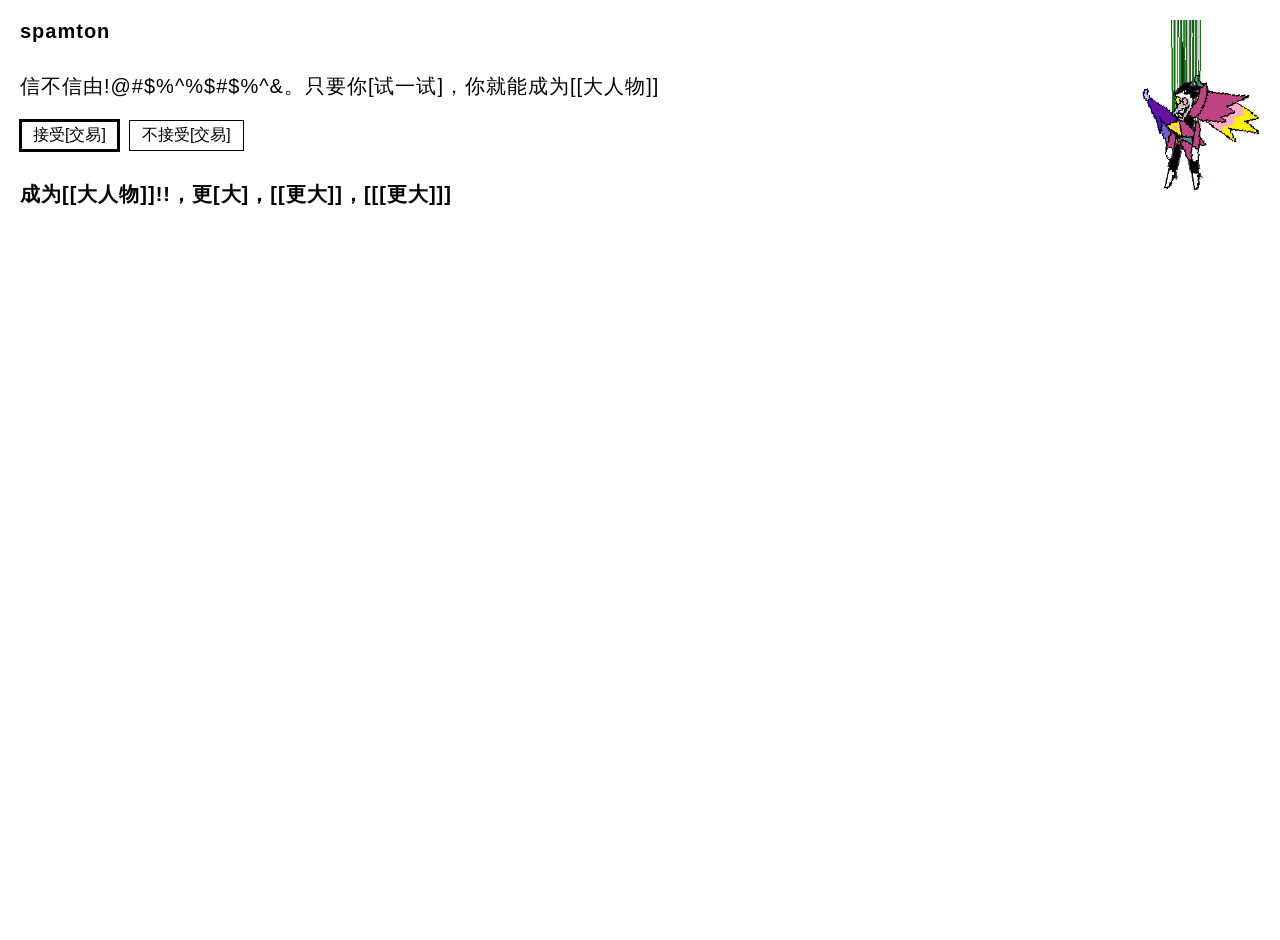
<file: index.html>
<!DOCTYPE html>
<html lang="zh-CN">
<head>
    <meta charset="UTF-8">
    <meta name="viewport" content="width=device-width, initial-scale=1.0">
    <title>spamton</title>
    <style>
        /* 页面基础样式，还原图片中极简、纯白底色、黑色字体的风格 */
        body {
            background-color: #ffffff;
            color: #000000;
            font-family: "Microsoft YaHei", "SimSun", sans-serif; /* 使用常见的黑体或宋体 */
            margin: 0;
            padding: 20px;
            position: relative;
            min-height: 100vh;
        }

        /* 标题样式 */
        .title {
            font-size: 20px;
            font-weight: bold;
            margin-bottom: 30px;
            letter-spacing: 1px;
        }

        /* 介绍文字样式 */
        .intro-text {
            font-size: 20px;
            margin-bottom: 20px;
            letter-spacing: 1px;
        }

        /* 按钮容器 */
        .button-group {
            display: flex;
            gap: 10px;
            margin-bottom: 30px;
        }

        /* 按钮通用样式 */
        button {
            background-color: #ffffff;
            color: #000000;
            font-family: inherit;
            font-size: 16px;
            padding: 4px 12px;
            cursor: pointer;
            transition: all 0.1s ease;
        }

        /* 按钮默认边框 */
        button {
            border: 1px solid #000000;
        }

        /* 激活状态的按钮（加粗边框，模拟图片中的选中效果） */
        button.active {
            border: 2px solid #000000;
            padding: 3px 11px; /* 补偿边框增加的宽度，防止抖动 */
            outline: 1px solid #000000; /* 模拟外发光/焦点效果 */
        }

        /* 按钮悬浮效果 */
        button:hover {
            background-color: #f0f0f0;
        }

        /* 结果文本样式 */
        .result-text {
            font-size: 20px;
            font-weight: bold;
            letter-spacing: 1px;
            margin-top: 20px;
        }

        /* 右上角的 Spamton 图片 */
        .spamton-img {
            position: absolute;
            top: 20px;
            right: 20px;
            width: 120px; /* 根据实际图片大小调整 */
            height: auto;
            pointer-events: none; /* 防止图片遮挡点击事件 */
        }
    </style>
</head>
<body>

    <!-- 右上角图片，请确保文件名与你仓库中的一致 -->
    <img src="Spamton_NEO_battle_idle.gif" alt="Spamton" class="spamton-img">

    <!-- 页面主体内容 -->
    <div class="title">spamton</div>

    <div class="intro-text">
        信不信由!@#$%^%$#$%^&。只要你[试一试]，你就能成为[[大人物]]
    </div>

    <div class="button-group">
        <!-- 默认选中“接受[交易]” -->
        <button id="btn-accept" class="active" onclick="handleAccept()">接受[交易]</button>
        <button id="btn-reject" onclick="handleReject()">不接受[交易]</button>
    </div>

    <!-- 动态变化的文本 -->
    <div id="result" class="result-text">
        成为[[大人物]]!!，更[大]，[[更大]]，[[[更大]]]
    </div>

    <!-- 交互逻辑 -->
    <script>
        // 获取页面元素
        const btnAccept = document.getElementById('btn-accept');
        const btnReject = document.getElementById('btn-reject');
        const resultText = document.getElementById('result');

        // 点击“接受[交易]”时的逻辑
        function handleAccept() {
            // 切换按钮样式
            btnAccept.classList.add('active');
            btnReject.classList.remove('active');
            
            // 修改下方文本
            resultText.innerHTML = '成为[[大人物]]!!，更[大]，[[更大]]，[[[更大]]]';
        }

        // 点击“不接受[交易]”时的逻辑
        function handleReject() {
            // 切换按钮样式
            btnReject.classList.add('active');
            btnAccept.classList.remove('active');
            
            // 修改下方文本
            resultText.innerHTML = '只能成为可怜的小海绵';
        }
    </script>
</body>
</html>
</file>
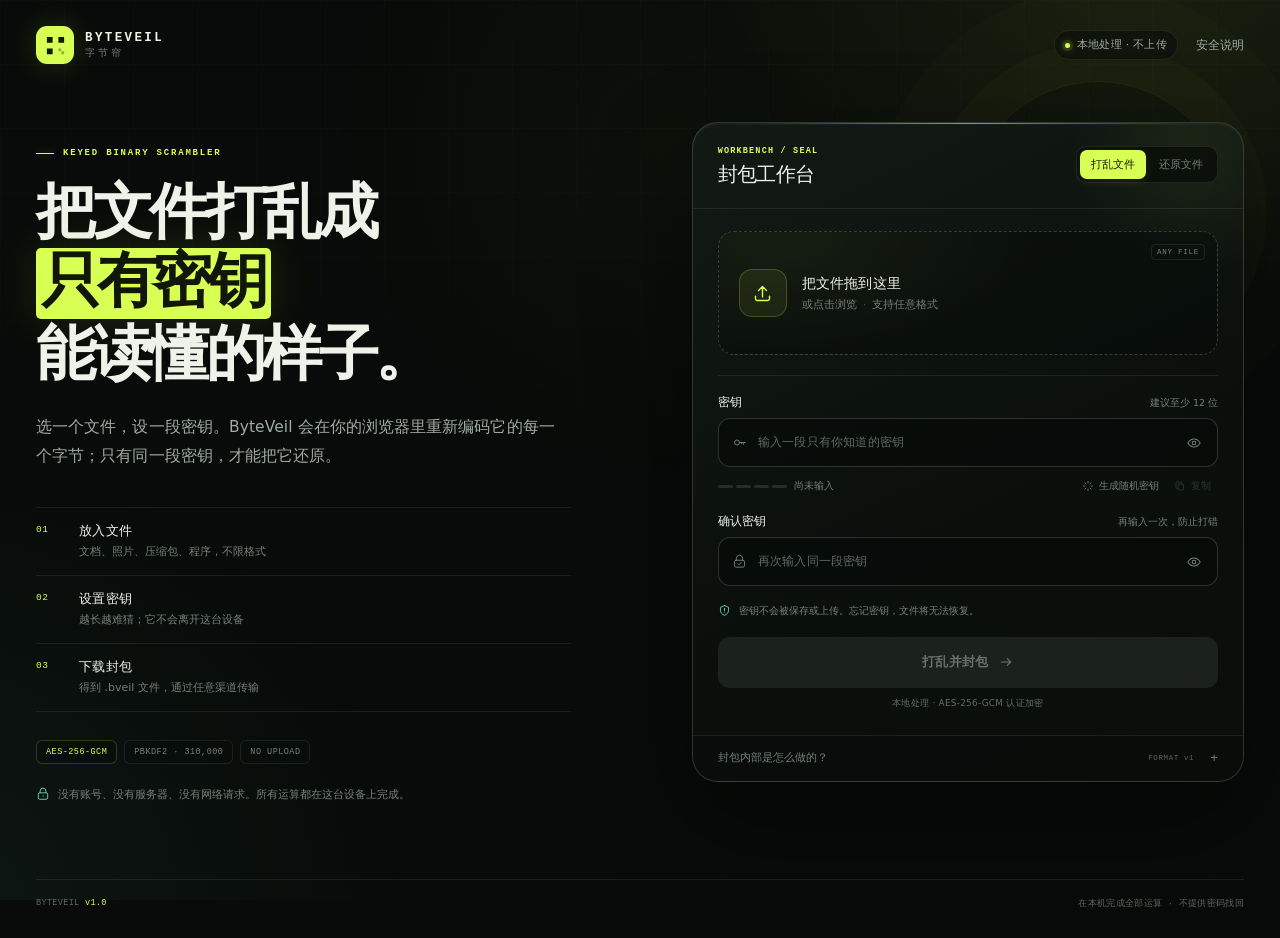
<file: byteveil/index.html>
<!doctype html>
<html lang="zh-CN">
<head>
  <meta charset="utf-8">
  <meta name="viewport" content="width=device-width, initial-scale=1">
  <meta name="color-scheme" content="dark">
  <meta name="theme-color" content="#090c0a">
  <meta name="description" content="ByteVeil 字节帘：在浏览器里用密钥把任意文件加密成可还原的 .bveil 封包。完全本地，不上传。">
  <meta http-equiv="Content-Security-Policy" content="default-src 'self'; script-src 'self'; style-src 'self' 'unsafe-inline'; img-src 'self' data:; connect-src 'none'; object-src 'none'; base-uri 'none'; form-action 'none'">
  <title>ByteVeil 字节帘 · 用密钥打乱任意文件</title>
  <link rel="icon" href="data:image/svg+xml,%3Csvg xmlns='http://www.w3.org/2000/svg' viewBox='0 0 32 32'%3E%3Crect width='32' height='32' rx='8' fill='%23d8ff54'/%3E%3Cpath d='M7 7h7v7H7zM18 7h7v7h-7zM7 18h7v7H7z' fill='%23111608'/%3E%3Cpath d='M18 18h3v3h-3zM21 21h3v3h-3z' fill='%23111608' opacity='.35'/%3E%3C/svg%3E">
  <link rel="stylesheet" href="styles.css">
</head>
<body>
  <div class="boot-screen" id="bootScreen" role="status" aria-label="ByteVeil 正在启动。made by deepseek。Token by gzh-creeper。">
    <div class="boot-panel">
      <span class="boot-mark" aria-hidden="true">
        <svg viewBox="0 0 32 32" fill="none">
          <path d="M4 4h8v8H4zM20 4h8v8h-8zM4 20h8v8H4z" fill="currentColor"/>
          <path d="M20 20h4v4h-4zM24 24h4v4h-4z" fill="currentColor" opacity=".34"/>
        </svg>
      </span>
      <p class="boot-name">BYTEVEIL<span>字节帘</span></p>
      <span class="boot-rule" aria-hidden="true"><i></i></span>
      <p class="boot-credit boot-credit--one">made by <b>deepseek</b></p>
      <p class="boot-credit boot-credit--two">Token by <b>gzh-creeper</b></p>
    </div>
  </div>

  <div class="ambient" aria-hidden="true"></div>

  <header class="topbar">
    <div class="brand" aria-label="ByteVeil 字节帘">
      <span class="brand-mark" aria-hidden="true">
        <svg viewBox="0 0 32 32" fill="none">
          <path d="M4 4h8v8H4zM20 4h8v8h-8zM4 20h8v8H4z" fill="currentColor"/>
          <path d="M20 20h4v4h-4zM24 24h4v4h-4z" fill="currentColor" opacity=".34"/>
        </svg>
      </span>
      <span class="brand-type">
        <strong>BYTEVEIL</strong>
        <em>字节帘</em>
      </span>
    </div>
    <div class="top-actions">
      <span class="local-pill"><i aria-hidden="true"></i>本地处理 · 不上传</span>
      <a class="top-link" href="#details">安全说明</a>
    </div>
  </header>

  <main class="page">
    <section class="intro" aria-labelledby="hero-title">
      <p class="eyebrow"><span aria-hidden="true"></span>KEYED BINARY SCRAMBLER</p>
      <h1 id="hero-title">把文件打乱成<br><span class="highlight">只有密钥</span><br>能读懂的样子。</h1>
      <p class="lede">选一个文件，设一段密钥。ByteVeil 会在你的浏览器里重新编码它的每一个字节；只有同一段密钥，才能把它还原。</p>

      <ol class="steps" aria-label="使用步骤">
        <li>
          <span class="step-no">01</span>
          <span class="step-copy"><b>放入文件</b><small>文档、照片、压缩包、程序，不限格式</small></span>
        </li>
        <li>
          <span class="step-no">02</span>
          <span class="step-copy"><b>设置密钥</b><small>越长越难猜；它不会离开这台设备</small></span>
        </li>
        <li>
          <span class="step-no">03</span>
          <span class="step-copy"><b>下载封包</b><small>得到 .bveil 文件，通过任意渠道传输</small></span>
        </li>
      </ol>

      <div class="tech-row" aria-label="安全参数">
        <span>AES-256-GCM</span>
        <span>PBKDF2 · 310,000</span>
        <span>NO UPLOAD</span>
      </div>

      <p class="privacy-line">
        <svg viewBox="0 0 24 24" fill="none" aria-hidden="true"><path d="M7 10V7a5 5 0 0 1 10 0v3"/><rect x="4" y="10" width="16" height="11" rx="2.5"/><path d="M12 14.5v2"/></svg>
        没有账号、没有服务器、没有网络请求。所有运算都在这台设备上完成。
      </p>
    </section>

    <section class="workbench" id="workbench" aria-labelledby="workbench-title">
      <span class="panel-glow" aria-hidden="true"></span>
      <div class="panel-head">
        <div class="panel-heading">
          <p class="panel-kicker" id="panelKicker">WORKBENCH / SEAL</p>
          <h2 id="workbench-title">封包工作台</h2>
        </div>
        <div class="mode-switch" role="group" aria-label="选择模式">
          <button type="button" class="mode-btn is-active" data-mode="seal" aria-pressed="true">打乱文件</button>
          <button type="button" class="mode-btn" data-mode="open" aria-pressed="false">还原文件</button>
        </div>
      </div>

      <div class="panel-body">
        <div class="dropzone" id="dropzone" role="button" tabindex="0" aria-label="选择要处理的文件" aria-controls="fileInput">
          <span class="drop-icon" aria-hidden="true">
            <svg viewBox="0 0 24 24" fill="none"><path d="M12 16V4m0 0L7.5 8.5M12 4l4.5 4.5"/><path d="M4 15v3a2 2 0 0 0 2 2h12a2 2 0 0 0 2-2v-3"/></svg>
          </span>
          <span class="drop-copy">
            <span class="drop-title" id="dropTitle">把文件拖到这里</span>
            <span class="drop-hint" id="dropHint">或点击浏览 <i>·</i> 支持任意格式</span>
          </span>
          <span class="drop-badge" id="dropBadge">ANY FILE</span>
        </div>
        <input type="file" id="fileInput" class="visually-hidden" tabindex="-1">

        <div class="file-card" id="fileCard" hidden>
          <span class="file-icon tone-other" id="fileIcon"><span id="fileExt">FILE</span></span>
          <span class="file-info">
            <span class="file-name" id="fileName"></span>
            <span class="file-meta"><span id="fileSize"></span><span class="meta-dot"></span><span id="fileType"></span></span>
            <span class="file-extra" id="fileExtra" hidden></span>
          </span>
          <span class="file-actions">
            <button type="button" class="text-btn" id="changeFileBtn">更换</button>
            <button type="button" class="icon-btn remove-btn" id="removeFileBtn" aria-label="移除文件">
              <svg viewBox="0 0 24 24" fill="none" aria-hidden="true"><path d="m6 6 12 12M18 6 6 18"/></svg>
            </button>
          </span>
        </div>

        <div class="divider" aria-hidden="true"></div>

        <div class="field">
          <div class="field-head">
            <label for="keyInput">密钥</label>
            <span class="field-hint" id="keyHint">建议至少 12 位</span>
          </div>
          <div class="input-wrap">
            <span class="input-icon" aria-hidden="true">
              <svg viewBox="0 0 24 24" fill="none"><circle cx="8" cy="12" r="4"/><path d="M12 12h9m-3 0v3m-3-3v2"/></svg>
            </span>
            <input type="password" id="keyInput" class="secret-input" autocomplete="new-password" autocapitalize="off" spellcheck="false" maxlength="1024" placeholder="输入一段只有你知道的密钥">
            <button type="button" class="icon-btn reveal-btn" id="toggleKey" aria-label="显示密钥" aria-pressed="false">
              <svg class="eye-on" viewBox="0 0 24 24" fill="none" aria-hidden="true"><path d="M2.8 12S6.4 6 12 6s9.2 6 9.2 6-3.6 6-9.2 6S2.8 12 2.8 12Z"/><circle cx="12" cy="12" r="2.7"/></svg>
              <svg class="eye-off" viewBox="0 0 24 24" fill="none" aria-hidden="true"><path d="M4 4 20 20M9.7 6.3A9 9 0 0 1 12 6c5.6 0 9.2 6 9.2 6a16 16 0 0 1-2.3 2.9M6.4 7.7A16 16 0 0 0 2.8 12S6.4 18 12 18c.9 0 1.7-.2 2.5-.4"/><path d="M9.9 9.9a3 3 0 0 0 4.2 4.2"/></svg>
            </button>
          </div>
          <div class="field-foot">
            <div class="strength" id="strength" aria-live="polite">
              <span class="strength-bars" aria-hidden="true"><i></i><i></i><i></i><i></i></span>
              <span id="strengthText">尚未输入</span>
            </div>
            <div class="key-actions">
              <button type="button" class="text-btn" id="generateKeyBtn">
                <svg viewBox="0 0 24 24" fill="none" aria-hidden="true"><path d="M12 3v3m0 12v3M3 12h3m12 0h3M5.6 5.6l2.1 2.1m8.6 8.6 2.1 2.1m0-12.8-2.1 2.1m-8.6 8.6-2.1 2.1"/></svg>
                生成随机密钥
              </button>
              <button type="button" class="text-btn" id="copyKeyBtn" disabled>
                <svg viewBox="0 0 24 24" fill="none" aria-hidden="true"><rect x="8" y="8" width="11" height="12" rx="2"/><path d="M16 8V6a2 2 0 0 0-2-2H6a2 2 0 0 0-2 2v9a2 2 0 0 0 2 2h2"/></svg>
                复制
              </button>
            </div>
          </div>
          <p class="field-error" id="keyError" hidden></p>
        </div>

        <div class="field" id="confirmGroup">
          <div class="field-head">
            <label for="confirmInput">确认密钥</label>
            <span class="field-hint">再输入一次，防止打错</span>
          </div>
          <div class="input-wrap">
            <span class="input-icon" aria-hidden="true">
              <svg viewBox="0 0 24 24" fill="none"><path d="M7 10V7a5 5 0 0 1 10 0v3"/><rect x="4" y="10" width="16" height="11" rx="2.5"/><path d="m9.5 15.4 1.7 1.7 3.4-3.5"/></svg>
            </span>
            <input type="password" id="confirmInput" class="secret-input" autocomplete="new-password" autocapitalize="off" spellcheck="false" maxlength="1024" placeholder="再次输入同一段密钥">
            <button type="button" class="icon-btn reveal-btn" id="toggleConfirm" aria-label="显示确认密钥" aria-pressed="false">
              <svg class="eye-on" viewBox="0 0 24 24" fill="none" aria-hidden="true"><path d="M2.8 12S6.4 6 12 6s9.2 6 9.2 6-3.6 6-9.2 6S2.8 12 2.8 12Z"/><circle cx="12" cy="12" r="2.7"/></svg>
              <svg class="eye-off" viewBox="0 0 24 24" fill="none" aria-hidden="true"><path d="M4 4 20 20M9.7 6.3A9 9 0 0 1 12 6c5.6 0 9.2 6 9.2 6a16 16 0 0 1-2.3 2.9M6.4 7.7A16 16 0 0 0 2.8 12S6.4 18 12 18c.9 0 1.7-.2 2.5-.4"/><path d="M9.9 9.9a3 3 0 0 0 4.2 4.2"/></svg>
            </button>
          </div>
          <p class="field-error" id="confirmError" hidden></p>
        </div>

        <p class="key-note">
          <svg viewBox="0 0 24 24" fill="none" aria-hidden="true"><path d="M12 3 4.5 6v5.5c0 4.5 3.1 7.7 7.5 9.5 4.4-1.8 7.5-5 7.5-9.5V6L12 3Z"/><path d="M12 8v4m0 3h.01"/></svg>
          <span id="keyNoteText">密钥不会被保存或上传。忘记密钥，文件将无法恢复。</span>
        </p>

        <button type="button" class="primary-btn" id="actionBtn" disabled>
          <span id="actionLabel">打乱并封包</span>
          <svg viewBox="0 0 24 24" fill="none" aria-hidden="true"><path d="M5 12h14m-5-5 5 5-5 5"/></svg>
        </button>

        <div class="progress-panel" id="progressPanel" hidden>
          <div class="progress-head">
            <span id="progressLabel">正在准备…</span>
            <span id="progressPct">0%</span>
          </div>
          <div class="progress-track" id="progressTrack" role="progressbar" aria-valuemin="0" aria-valuemax="100" aria-valuenow="0" aria-label="处理进度">
            <div class="progress-bar" id="progressBar"></div>
          </div>
          <div class="progress-foot">
            <span id="progressDetail">文件只在这台设备上处理</span>
            <button type="button" class="text-btn" id="cancelBtn">取消</button>
          </div>
        </div>

        <div class="error-banner" id="errorBanner" hidden role="alert">
          <svg viewBox="0 0 24 24" fill="none" aria-hidden="true"><circle cx="12" cy="12" r="9"/><path d="M12 7v6m0 3.5h.01"/></svg>
          <span id="errorText"></span>
          <button type="button" class="icon-btn" id="errorClose" aria-label="关闭错误提示">
            <svg viewBox="0 0 24 24" fill="none" aria-hidden="true"><path d="m6 6 12 12M18 6 6 18"/></svg>
          </button>
        </div>

        <div class="result-card" id="resultCard" hidden aria-live="polite">
          <span class="result-check" aria-hidden="true">
            <svg viewBox="0 0 24 24" fill="none"><path d="m5 12.5 4.5 4.5L19 7.5"/></svg>
          </span>
          <p class="result-eyebrow" id="resultEyebrow">封包完成</p>
          <h3 id="resultName"></h3>
          <p class="result-meta" id="resultMeta"></p>
          <div class="result-actions">
            <button type="button" class="download-btn" id="downloadBtn">
              <svg viewBox="0 0 24 24" fill="none" aria-hidden="true"><path d="M12 4v12m0 0 5-5m-5 5-5-5"/><path d="M4 19h16"/></svg>
              <span id="downloadLabel">下载封包</span>
            </button>
            <button type="button" class="text-btn" id="clearResultBtn">清除结果</button>
          </div>
          <p class="result-note" id="resultNote"></p>
        </div>

        <p class="action-note" id="actionNote">本地处理 · AES-256-GCM 认证加密</p>
      </div>

      <details class="spec" id="details">
        <summary>
          <span>封包内部是怎么做的？</span>
          <span class="summary-meta">FORMAT v1</span>
        </summary>
        <div class="spec-body">
          <div class="spec-grid">
            <div><span>内容加密</span><b>AES-256-GCM</b><small>每块独立认证，篡改会被发现</small></div>
            <div><span>密钥派生</span><b>PBKDF2-SHA-256</b><small>310,000 次迭代 + 随机 salt</small></div>
            <div><span>分块大小</span><b>4 MiB</b><small>逐块处理，可显示进度</small></div>
            <div><span>封包内容</span><b>文件名 · 大小 · 时间</b><small>元数据一并纳入认证</small></div>
            <div><span>随机参数</span><b>Salt + IV</b><small>每个封包都不同</small></div>
            <div><span>网络请求</span><b>0</b><small>没有上传、统计或外部资源</small></div>
          </div>
          <p>ByteVeil 不是把字节简单换位，而是用密钥进行认证加密。原始文件名、大小和时间保存在封包头中，便于还原并受完整性认证保护；文件内容本身完全加密。丢失密钥后没有后门或找回方式，请把密钥和封包分开保管。</p>
        </div>
      </details>
    </section>
  </main>

  <footer class="footer">
    <span>BYTEVEIL <b>v1.0</b></span>
    <span>在本机完成全部运算 · 不提供密码找回</span>
  </footer>

  <div class="toast" id="toast" role="status" aria-live="polite" aria-atomic="true"></div>
  <p class="visually-hidden" id="srStatus" role="status" aria-live="polite"></p>

  <script src="veil.js"></script>
  <script src="app.js"></script>
</body>
</html>
</file>
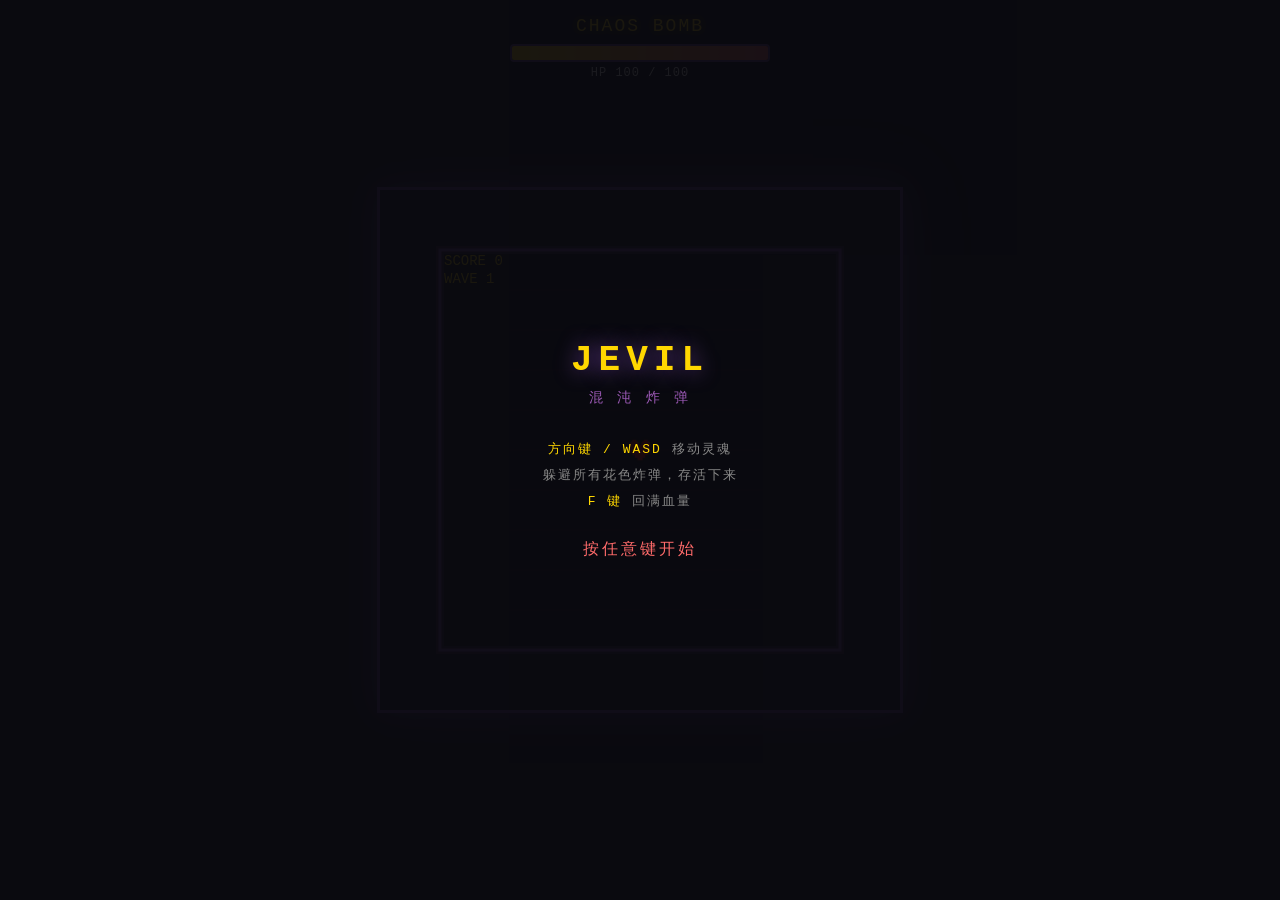
<file: jevil/chaos_bomb/index.html>
<!DOCTYPE html>
<html lang="zh-CN">
<head>
  <meta charset="UTF-8">
  <meta name="viewport" content="width=device-width, initial-scale=1.0">
  <title>Jevil 混沌炸弹</title>
  <style>
    * { margin: 0; padding: 0; box-sizing: border-box; }
    body {
      background: #0a0a0f;
      display: flex; justify-content: center; align-items: center;
      min-height: 100vh; font-family: 'Courier New', monospace; overflow: hidden;
    }
    canvas {
      display: block; border: 3px solid #6a3d9a;
      box-shadow: 0 0 30px #6a3d9a88, 0 0 60px #6a3d9a44;
      image-rendering: pixelated;
    }
    #ui {
      position: fixed; top: 16px; left: 50%; transform: translateX(-50%);
      color: #ffd700; font-size: 18px; letter-spacing: 2px;
      text-shadow: 0 0 10px #ffd70088; pointer-events: none; z-index: 10;
    }
    #hp-bar {
      position: fixed; top: 44px; left: 50%; transform: translateX(-50%);
      width: 260px; height: 18px; background: #222; border: 2px solid #6a3d9a;
      border-radius: 4px; overflow: hidden; z-index: 10;
    }
    #hp-fill {
      height: 100%; width: 100%;
      background: linear-gradient(90deg, #ffd700, #ff6b6b); transition: width 0.15s;
    }
    #hp-text {
      position: fixed; top: 66px; left: 50%; transform: translateX(-50%);
      color: #fff; font-size: 12px; letter-spacing: 1px; z-index: 10;
    }
    #gameover {
      position: fixed; top: 50%; left: 50%; transform: translate(-50%, -50%);
      color: #ffd700; font-size: 32px; text-align: center; letter-spacing: 4px;
      text-shadow: 0 0 20px #ffd700, 0 0 40px #ff6b6b; display: none;
      z-index: 20; pointer-events: none;
    }
    #gameover small { display: block; font-size: 16px; margin-top: 12px; color: #aaa; letter-spacing: 2px; }
    #start-screen {
      position: fixed; top: 0; left: 0; width: 100%; height: 100%;
      background: #0a0a0fee; display: flex; flex-direction: column;
      justify-content: center; align-items: center; z-index: 30;
      color: #ffd700; text-align: center; cursor: pointer;
    }
    #start-screen h1 { font-size: 36px; letter-spacing: 6px; text-shadow: 0 0 20px #6a3d9a; margin-bottom: 8px; }
    #start-screen .sub { font-size: 14px; color: #9b59b6; letter-spacing: 3px; margin-bottom: 30px; }
    #start-screen .hint { font-size: 13px; color: #888; letter-spacing: 2px; line-height: 2; }
    #start-screen .hint span { color: #ffd700; }
    #start-screen .blink { animation: blink 1s infinite; margin-top: 24px; font-size: 16px; color: #ff6b6b; letter-spacing: 3px; }
    @keyframes blink { 0%, 50% { opacity: 1; } 51%, 100% { opacity: 0; } }
  </style>
</head>
<body>
  <div id="ui">CHAOS BOMB</div>
  <div id="hp-bar"><div id="hp-fill"></div></div>
  <div id="hp-text">HP 100 / 100</div>
  <div id="gameover">GAME OVER<small>按 R 重新开始</small></div>
  <div id="start-screen">
    <h1>JEVIL</h1>
    <div class="sub">混 沌 炸 弹</div>
    <div class="hint">
      <span>方向键 / WASD</span> 移动灵魂<br>
      躲避所有花色炸弹，存活下来<br>
      <span>F 键</span> 回满血量
    </div>
    <div class="blink">按任意键开始</div>
  </div>
  <canvas id="game"></canvas>

<script>
(() => {
  const canvas = document.getElementById('game');
  const ctx = canvas.getContext('2d');

  // ================================================================
  // ⚠️ 配置区：贴图文件路径
  // 请确保使用本地服务器运行（Live Server 或 python -m http.server）
  // ================================================================
  const SOUL_FILE = 'assets/soul.png';

  const BOMB_BLACK_FILES = {
    club:    'assets/1.png',
    diamond: 'assets/2.png',
    heart:   'assets/3.png',
    spade:   'assets/4.png'
  };

  const BOMB_WHITE_FILES = {
    club:    'assets/5.png',
    diamond: 'assets/6.png',
    heart:   'assets/7.png',
    spade:   'assets/8.png'
  };

  const BULLET_FILES = {
    heart:   'assets/9.png',
    spade:   'assets/10.png',
    club:    'assets/11.png',
    diamond: 'assets/12.png'
  };

  // ---------- 动态去除紫色背景 ----------
  function removePurpleBackground(img) {
    if (!img || !img.complete || img.naturalWidth === 0) return img;
    const c = document.createElement('canvas');
    c.width = img.naturalWidth;
    c.height = img.naturalHeight;
    const cx = c.getContext('2d');
    cx.drawImage(img, 0, 0);
    try {
      const imageData = cx.getImageData(0, 0, c.width, c.height);
      const data = imageData.data;
      for (let i = 0; i < data.length; i += 4) {
        const r = data[i], g = data[i + 1], b = data[i + 2];
        if (r > 150 && g < 100 && b > 150) data[i + 3] = 0;
      }
      cx.putImageData(imageData, 0, 0);
      return c;
    } catch (e) {
      console.warn('【去紫边失败】请使用 Live Server 或本地服务器运行！', e);
      return img;
    }
  }

  // ---------- 加载所有贴图 ----------
  const bulletImages = {};
  const bombBlackImages = {};
  const bombWhiteImages = {};
  let soulImage = null;

  function loadAssets(callback) {
    let total = Object.keys(BULLET_FILES).length 
              + Object.keys(BOMB_BLACK_FILES).length 
              + Object.keys(BOMB_WHITE_FILES).length 
              + 1;
    let loaded = 0;
    const checkDone = () => {
      loaded++;
      if (loaded === total && callback) callback();
    };

    const soulImg = new Image();
    soulImg.onload = () => { soulImage = removePurpleBackground(soulImg); checkDone(); };
    soulImg.onerror = () => { console.warn(`无法加载灵魂贴图: ${SOUL_FILE}`); checkDone(); };
    soulImg.src = SOUL_FILE;

    Object.keys(BULLET_FILES).forEach(suit => {
      const img = new Image();
      img.onload = () => { bulletImages[suit] = removePurpleBackground(img); checkDone(); };
      img.onerror = () => { console.warn(`无法加载子弹贴图: ${BULLET_FILES[suit]}`); checkDone(); };
      img.src = BULLET_FILES[suit];
    });

    Object.keys(BOMB_BLACK_FILES).forEach(suit => {
      const img = new Image();
      img.onload = () => { bombBlackImages[suit] = removePurpleBackground(img); checkDone(); };
      img.onerror = () => { console.warn(`无法加载炸弹黑底贴图: ${BOMB_BLACK_FILES[suit]}`); checkDone(); };
      img.src = BOMB_BLACK_FILES[suit];
    });

    Object.keys(BOMB_WHITE_FILES).forEach(suit => {
      const img = new Image();
      img.onload = () => { bombWhiteImages[suit] = removePurpleBackground(img); checkDone(); };
      img.onerror = () => { console.warn(`无法加载炸弹白底贴图: ${BOMB_WHITE_FILES[suit]}`); checkDone(); };
      img.src = BOMB_WHITE_FILES[suit];
    });
  }

  loadAssets(() => console.log('所有贴图加载完毕'));

  // ---------- 游戏参数 ----------
  const CW = 520, CH = 520;
  canvas.width = CW; canvas.height = CH;
  const PAD = 60;
  const BX = PAD, BY = PAD, BW = CW - PAD * 2, BH = CH - PAD * 2;

  let state = 'start';
  let hp = 100, maxHp = 100;
  let invincible = 0;
  let time = 0, gameTime = 0, score = 0;

  const soul = { x: CW / 2, y: CH / 2, r: 8, speed: 4.5 };
  const keys = {};

  let bombs = [];
  let bullets = [];
  let particles = [];

  let bombTimer = 0;
  let bombInterval = 90;
  let difficulty = 1;

  const SUITS = ['heart', 'spade', 'club', 'diamond'];
  const SUIT_COLORS = { heart: '#ff4466', spade: '#9b59b6', club: '#44cc88', diamond: '#44aaff' };
  const SUIT_SYMBOLS = { heart: '♥', spade: '♠', club: '♣', diamond: '♦' };

  // ---------- 输入 ----------
  window.addEventListener('keydown', e => {
    const key = e.key.toLowerCase();
    keys[key] = true;

    if (state === 'start') { startGame(); return; }
    if (state === 'gameover' && key === 'r') { startGame(); return; }

    // ---------- F 键回满血 ----------
    if (state === 'playing' && key === 'f') {
      hp = maxHp;
      updateHpUI();
      // 视觉反馈：短暂绿光闪一下
      canvas.style.boxShadow = '0 0 30px #44ff88, 0 0 60px #44ff88aa';
      setTimeout(() => { canvas.style.boxShadow = ''; }, 200);
      return;
    }

    if (['arrowup','arrowdown','arrowleft','arrowright',' '].includes(key)) e.preventDefault();
  });
  window.addEventListener('keyup', e => { keys[e.key.toLowerCase()] = false; });

  // ---------- 游戏控制 ----------
  function startGame() {
    state = 'playing';
    hp = maxHp = 100;
    invincible = 0; time = 0; gameTime = 0; score = 0; difficulty = 1;
    soul.x = CW / 2; soul.y = CH / 2;
    bombs = []; bullets = []; particles = [];
    bombTimer = 0; bombInterval = 90;
    document.getElementById('start-screen').style.display = 'none';
    document.getElementById('gameover').style.display = 'none';
    updateHpUI();
  }

  function updateHpUI() {
    document.getElementById('hp-fill').style.width = (hp / maxHp * 100) + '%';
    document.getElementById('hp-text').textContent = `HP ${Math.max(0, Math.floor(hp))} / ${maxHp}`;
  }

  function spawnBomb() {
    const suit = SUITS[Math.floor(Math.random() * SUITS.length)];
    const edge = Math.floor(Math.random() * 4);
    let x, y;
    const margin = 30;
    switch (edge) {
      case 0: x = BX + Math.random() * BW; y = BY - margin; break;
      case 1: x = BX + BW + margin; y = BY + Math.random() * BH; break;
      case 2: x = BX + Math.random() * BW; y = BY + BH + margin; break;
      case 3: x = BX - margin; y = BY + Math.random() * BH; break;
    }
    const tx = BX + 40 + Math.random() * (BW - 80);
    const ty = BY + 40 + Math.random() * (BH - 80);
    bombs.push({ x, y, tx, ty, suit, speed: 2.2 + Math.random() * 1.0, exploded: false, explodeTimer: 0, scale: 1.0 });
  }

  function explodeBomb(bomb) {
    const { suit, tx, ty } = bomb;
    if (suit === 'heart') {
      const count = 4;
      const baseAngle = Math.random() * Math.PI * 2;
      for (let i = 0; i < count; i++) {
        const a = baseAngle + (i / count) * Math.PI * 2;
        bullets.push({
          x: tx, y: ty, vx: 0, vy: 0, suit: 'heart', r: 7, rotation: 0, type: 'heart', life: 340,
          centerX: tx, centerY: ty, phase: 'expand', expandRadius: 0, maxRadius: 50, expandSpeed: 1.6,
          orbitAngle: a, orbitSpeed: 0.055, travelAngle: 0, travelSpeed: 2.4
        });
      }
    } else if (suit === 'spade') {
      const count = 8;
      for (let i = 0; i < count; i++) {
        const a = (i / count) * Math.PI * 2;
        bullets.push({
          x: tx + Math.cos(a) * 12, y: ty + Math.sin(a) * 12,
          vx: Math.cos(a) * 2.2, vy: Math.sin(a) * 2.2,
          suit: 'spade', r: 8, rotation: a, type: 'spade', life: 200
        });
      }
    } else if (suit === 'club') {
      const baseAngle = Math.atan2(soul.y - ty, soul.x - tx);
      const count = 3;
      for (let i = 0; i < count; i++) {
        const a = baseAngle + (i - 1) * 0.45;
        bullets.push({
          x: tx, y: ty, vx: Math.cos(a) * 2.5, vy: Math.sin(a) * 2.5,
          suit: 'club', r: 7, rotation: a, type: 'club', life: 220
        });
      }
    } else {
      const baseAngle = Math.atan2(soul.y - ty, soul.x - tx);
      const speeds = [3.2, 2.6, 2.0];
      for (let i = 0; i < speeds.length; i++) {
        bullets.push({
          x: tx, y: ty, vx: Math.cos(baseAngle) * speeds[i], vy: Math.sin(baseAngle) * speeds[i],
          suit: 'diamond', r: 6, rotation: baseAngle, type: 'diamond', life: 240
        });
      }
    }

    for (let i = 0; i < 16; i++) {
      const a = Math.random() * Math.PI * 2;
      const sp = 1 + Math.random() * 4;
      particles.push({ x: tx, y: ty, vx: Math.cos(a) * sp, vy: Math.sin(a) * sp, life: 25 + Math.random() * 20, maxLife: 45, color: SUIT_COLORS[suit], r: 2 + Math.random() * 3 });
    }
  }

  function update() {
    if (state !== 'playing') return;
    time++; gameTime++;
    difficulty = 1 + gameTime / 1800;
    bombInterval = Math.max(35, 90 - Math.floor(gameTime / 40) * 4);

    const sp = soul.speed;
    if (keys['arrowleft'] || keys['a']) soul.x -= sp;
    if (keys['arrowright'] || keys['d']) soul.x += sp;
    if (keys['arrowup'] || keys['w']) soul.y -= sp;
    if (keys['arrowdown'] || keys['s']) soul.y += sp;
    soul.x = Math.max(BX + soul.r, Math.min(BX + BW - soul.r, soul.x));
    soul.y = Math.max(BY + soul.r, Math.min(BY + BH - soul.r, soul.y));

    if (invincible > 0) invincible--;
    bombTimer++;
    if (bombTimer >= bombInterval) {
      bombTimer = 0; spawnBomb();
      if (difficulty > 1.6 && Math.random() < 0.5) setTimeout(() => { if (state === 'playing') spawnBomb(); }, 200);
    }

    // 更新炸弹
    for (let i = bombs.length - 1; i >= 0; i--) {
      const b = bombs[i];
      if (!b.exploded) {
        const dx = b.tx - b.x, dy = b.ty - b.y;
        const dist = Math.hypot(dx, dy);
        if (dist < 5) { b.x = b.tx; b.y = b.ty; b.exploded = true; b.explodeTimer = 0; }
        else { const move = Math.min(b.speed, dist); b.x += (dx / dist) * move; b.y += (dy / dist) * move; }
      } else {
        b.explodeTimer++;
        if (b.explodeTimer === 1) explodeBomb(b);
        b.scale = 1 + b.explodeTimer * 0.06;
        if (b.explodeTimer > 14) bombs.splice(i, 1);
      }
    }

    // 更新子弹
    for (let i = bullets.length - 1; i >= 0; i--) {
      const bu = bullets[i];
      if (bu.type === 'heart') {
        if (bu.phase === 'expand') {
          bu.expandRadius += bu.expandSpeed;
          const reached = bu.expandRadius >= bu.maxRadius;
          if (reached) bu.expandRadius = bu.maxRadius;
          bu.x = bu.centerX + Math.cos(bu.orbitAngle) * bu.expandRadius;
          bu.y = bu.centerY + Math.sin(bu.orbitAngle) * bu.expandRadius;
          if (reached) {
            bu.travelAngle = Math.atan2(soul.y - bu.centerY, soul.x - bu.centerX);
            bu.phase = 'orbit';
          }
        } else if (bu.phase === 'orbit') {
          bu.centerX += Math.cos(bu.travelAngle) * bu.travelSpeed;
          bu.centerY += Math.sin(bu.travelAngle) * bu.travelSpeed;
          bu.orbitAngle += bu.orbitSpeed;
          bu.x = bu.centerX + Math.cos(bu.orbitAngle) * bu.maxRadius;
          bu.y = bu.centerY + Math.sin(bu.orbitAngle) * bu.maxRadius;
        }
      } else {
        bu.x += bu.vx; bu.y += bu.vy;
        bu.rotation = Math.atan2(bu.vy, bu.vx);
      }

      bu.life--;
      if (bu.life <= 0 || bu.x < -80 || bu.x > CW + 80 || bu.y < -80 || bu.y > CH + 80) {
        bullets.splice(i, 1); continue;
      }

      if (invincible <= 0) {
        const dx = bu.x - soul.x, dy = bu.y - soul.y;
        const dist = Math.hypot(dx, dy);
        if (dist < bu.r + soul.r - 2) {
          takeDamage(bu.type === 'heart' ? 8 : 7);
          bullets.splice(i, 1);
        }
      }
    }

    // 更新粒子
    for (let i = particles.length - 1; i >= 0; i--) {
      const p = particles[i];
      p.x += p.vx; p.y += p.vy; p.vx *= 0.96; p.vy *= 0.96; p.life--;
      if (p.life <= 0) particles.splice(i, 1);
    }

    score = Math.floor(gameTime / 10);
    if (gameTime % 1800 === 0 && hp < maxHp) { hp = Math.min(maxHp, hp + 5); updateHpUI(); }
  }

  function takeDamage(dmg) {
    if (invincible > 0) return;
    hp -= dmg; invincible = 50; updateHpUI();
    canvas.style.transform = 'translate(3px, -2px)';
    setTimeout(() => { canvas.style.transform = ''; }, 60);
    setTimeout(() => {
      canvas.style.transform = 'translate(-3px, 2px)';
      setTimeout(() => { canvas.style.transform = ''; }, 60);
    }, 70);
    if (hp <= 0) { hp = 0; state = 'gameover'; document.getElementById('gameover').style.display = 'block'; }
  }

  function draw() {
    ctx.fillStyle = '#0a0a0f'; ctx.fillRect(0, 0, CW, CH);
    ctx.fillStyle = '#111118';
    ctx.fillRect(0, 0, CW, BY); ctx.fillRect(0, BY + BH, CW, CH - BY - BH);
    ctx.fillRect(0, BY, BX, BH); ctx.fillRect(BX + BW, BY, CW - BX - BW, BH);

    ctx.strokeStyle = '#6a3d9a'; ctx.lineWidth = 3; ctx.strokeRect(BX, BY, BW, BH);
    ctx.strokeStyle = '#9b59b644'; ctx.lineWidth = 8; ctx.strokeRect(BX, BY, BW, BH);
    ctx.strokeStyle = '#6a3d9a18'; ctx.lineWidth = 1;
    for (let i = BX + 40; i < BX + BW; i += 40) { ctx.beginPath(); ctx.moveTo(i, BY); ctx.lineTo(i, BY + BH); ctx.stroke(); }
    for (let j = BY + 40; j < BY + BH; j += 40) { ctx.beginPath(); ctx.moveTo(BX, j); ctx.lineTo(BX + BW, j); ctx.stroke(); }

    // 粒子
    for (const p of particles) {
      const alpha = p.life / p.maxLife;
      ctx.globalAlpha = alpha; ctx.fillStyle = p.color;
      ctx.beginPath(); ctx.arc(p.x, p.y, p.r * alpha, 0, Math.PI * 2); ctx.fill();
    }
    ctx.globalAlpha = 1;

    // 黑白闪烁状态
    const isWhitePhase = Math.floor(time / 30) % 2 === 0;
    const currentBombImages = isWhitePhase ? bombWhiteImages : bombBlackImages;

    // 炸弹
    for (const b of bombs) {
      ctx.save(); ctx.translate(b.x, b.y);

      // 背向行进方向
      if (!b.exploded) {
        const dx = b.tx - b.x;
        const dy = b.ty - b.y;
        const angle = Math.atan2(dy, dx);
        ctx.rotate(angle + Math.PI / 2);
      }

      const s = b.exploded ? b.scale : 1; ctx.scale(s, s);
      
      if (!b.exploded) {
        const img = currentBombImages[b.suit];
        if (img) {
          const dw = 32, dh = 32;
          ctx.drawImage(img, -dw / 2, -dh / 2, dw, dh);
        } else {
          ctx.fillStyle = '#1a1a2e'; ctx.strokeStyle = SUIT_COLORS[b.suit]; ctx.lineWidth = 2.5;
          ctx.beginPath(); ctx.arc(0, 0, 12, 0, Math.PI * 2); ctx.fill(); ctx.stroke();
          ctx.fillStyle = SUIT_COLORS[b.suit]; ctx.font = 'bold 16px serif'; ctx.textAlign = 'center'; ctx.textBaseline = 'middle';
          ctx.fillText(SUIT_SYMBOLS[b.suit], 0, 1);
        }
      } else {
        const alpha = Math.max(0, 1 - b.explodeTimer / 14);
        ctx.globalAlpha = alpha * 0.7;
        const grad = ctx.createRadialGradient(0, 0, 0, 0, 0, 45);
        grad.addColorStop(0, SUIT_COLORS[b.suit]); grad.addColorStop(1, 'transparent');
        ctx.fillStyle = grad; ctx.beginPath(); ctx.arc(0, 0, 45, 0, Math.PI * 2); ctx.fill();
        ctx.globalAlpha = 1;
      }
      ctx.restore();
    }

    // 绘制子弹
    for (const bu of bullets) {
      ctx.save();
      ctx.translate(bu.x, bu.y);
      if (bu.type !== 'heart') ctx.rotate(bu.rotation);

      const col = SUIT_COLORS[bu.suit];
      ctx.shadowColor = col; ctx.shadowBlur = 10;

      const img = bulletImages[bu.suit];
      if (img) {
        const dw = bu.r * 3.5;
        const dh = bu.r * 3.5;
        ctx.drawImage(img, -dw / 2, -dh / 2, dw, dh);
      } else {
        ctx.fillStyle = col; ctx.font = `bold ${bu.r * 2}px serif`;
        ctx.textAlign = 'center'; ctx.textBaseline = 'middle';
        ctx.fillText(SUIT_SYMBOLS[bu.suit], 0, 1);
      }
      ctx.shadowBlur = 0;
      ctx.restore();
    }

    // 灵魂
    if (state === 'playing' || state === 'start') {
      const alpha = invincible > 0 && Math.floor(invincible / 4) % 2 === 0 ? 0.3 : 1;
      ctx.globalAlpha = alpha;

      ctx.save();
      ctx.translate(soul.x, soul.y);

      if (soulImage) {
        const dw = soul.r * 3.2;
        const dh = soul.r * 3.2;
        ctx.drawImage(soulImage, -dw / 2, -dh / 2, dw, dh);
      } else {
        ctx.shadowColor = '#ff3355'; ctx.shadowBlur = 18; ctx.fillStyle = '#ff3355';
        ctx.beginPath(); const s = soul.r;
        ctx.moveTo(0, s * 0.4);
        ctx.bezierCurveTo(-s * 1.4, -s * 0.6, -s * 0.5, -s * 1.4, 0, -s * 0.5);
        ctx.bezierCurveTo(s * 0.5, -s * 1.4, s * 1.4, -s * 0.6, 0, s * 0.4);
        ctx.fill();
        ctx.shadowBlur = 0; ctx.fillStyle = '#ff8899'; ctx.beginPath(); ctx.arc(-2, -3, 2, 0, Math.PI * 2); ctx.fill();
      }
      ctx.restore();
      ctx.globalAlpha = 1;
    }

    // UI 文字
    ctx.fillStyle = '#ffd700'; ctx.font = '14px "Courier New", monospace';
    ctx.textAlign = 'left'; ctx.textBaseline = 'top';
    ctx.fillText(`SCORE ${score}`, BX + 4, BY + 4);
    ctx.fillText(`WAVE ${Math.floor(gameTime / 600) + 1}`, BX + 4, BY + 22);
    if (state === 'gameover') { ctx.fillStyle = 'rgba(0,0,0,0.5)'; ctx.fillRect(0, 0, CW, CH); }
  }

  function loop() { update(); draw(); requestAnimationFrame(loop); }
  loop();

  document.getElementById('start-screen').addEventListener('click', startGame);
  document.getElementById('start-screen').addEventListener('touchstart', e => { e.preventDefault(); startGame(); }, { passive: false });
  window.addEventListener('blur', () => { Object.keys(keys).forEach(k => keys[k] = false); });
})();
</script>
</body>
</html>
</file>
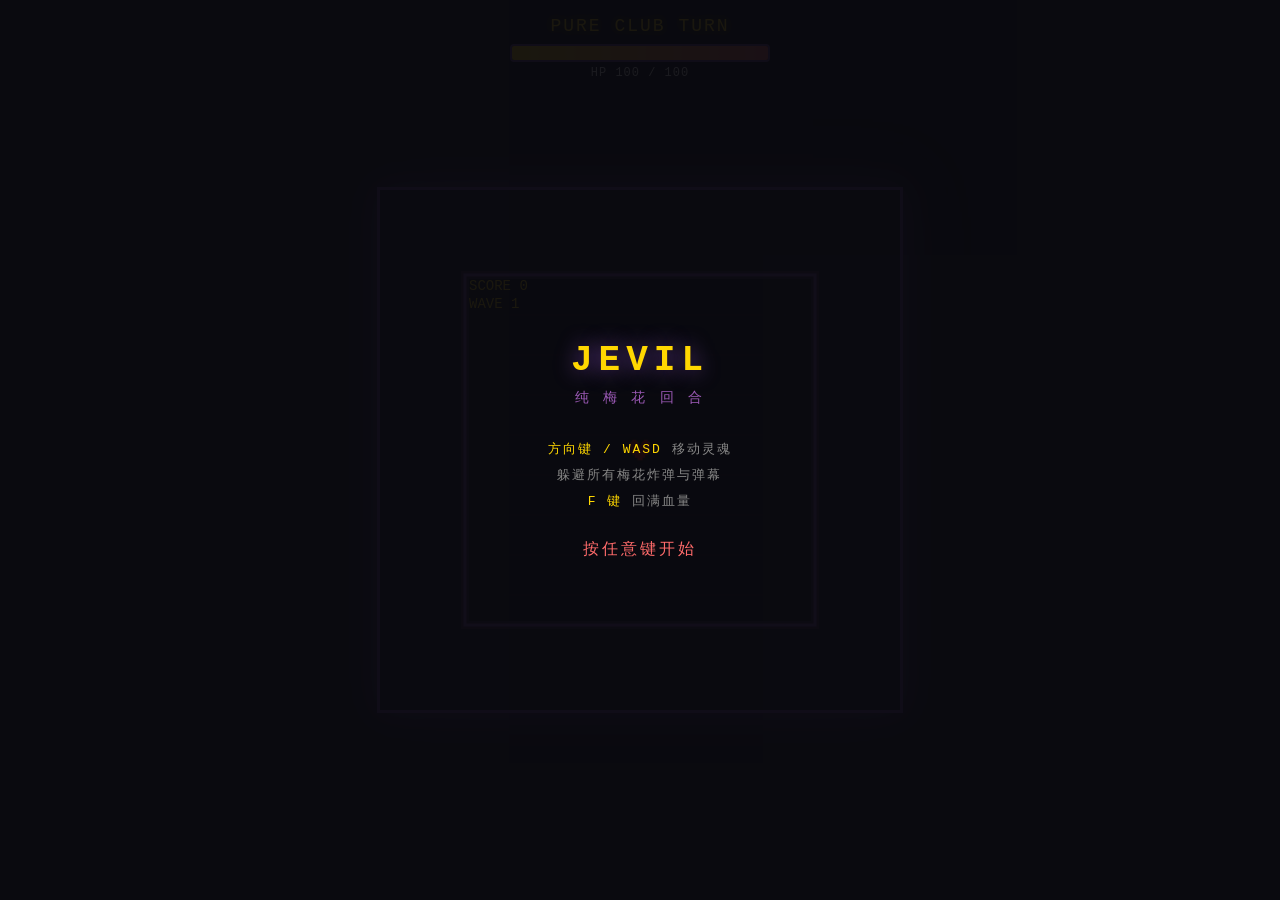
<file: jevil/crab/index.html>
<!DOCTYPE html>
<html lang="zh-CN">
<head>
  <meta charset="UTF-8">
  <meta name="viewport" content="width=device-width, initial-scale=1.0">
  <title>Jevil - 纯梅花回合</title>
  <style>
    * { margin: 0; padding: 0; box-sizing: border-box; }
    body {
      background: #0a0a0f;
      display: flex; justify-content: center; align-items: center;
      min-height: 100vh; font-family: 'Courier New', monospace; overflow: hidden;
    }
    canvas {
      display: block; border: 3px solid #6a3d9a;
      box-shadow: 0 0 30px #6a3d9a88, 0 0 60px #6a3d9a44;
      image-rendering: pixelated;
    }
    #ui {
      position: fixed; top: 16px; left: 50%; transform: translateX(-50%);
      color: #ffd700; font-size: 18px; letter-spacing: 2px;
      text-shadow: 0 0 10px #ffd70088; pointer-events: none; z-index: 10;
    }
    #hp-bar {
      position: fixed; top: 44px; left: 50%; transform: translateX(-50%);
      width: 260px; height: 18px; background: #222; border: 2px solid #6a3d9a;
      border-radius: 4px; overflow: hidden; z-index: 10;
    }
    #hp-fill {
      height: 100%; width: 100%;
      background: linear-gradient(90deg, #ffd700, #ff6b6b); transition: width 0.15s;
    }
    #hp-text {
      position: fixed; top: 66px; left: 50%; transform: translateX(-50%);
      color: #fff; font-size: 12px; letter-spacing: 1px; z-index: 10;
    }
    #gameover {
      position: fixed; top: 50%; left: 50%; transform: translate(-50%, -50%);
      color: #ffd700; font-size: 32px; text-align: center; letter-spacing: 4px;
      text-shadow: 0 0 20px #ffd700, 0 0 40px #ff6b6b; display: none;
      z-index: 20; pointer-events: none;
    }
    #gameover small { display: block; font-size: 16px; margin-top: 12px; color: #aaa; letter-spacing: 2px; }
    #start-screen {
      position: fixed; top: 0; left: 0; width: 100%; height: 100%;
      background: #0a0a0fee; display: flex; flex-direction: column;
      justify-content: center; align-items: center; z-index: 30;
      color: #ffd700; text-align: center; cursor: pointer;
    }
    #start-screen h1 { font-size: 36px; letter-spacing: 6px; text-shadow: 0 0 20px #6a3d9a; margin-bottom: 8px; }
    #start-screen .sub { font-size: 14px; color: #9b59b6; letter-spacing: 3px; margin-bottom: 30px; }
    #start-screen .hint { font-size: 13px; color: #888; letter-spacing: 2px; line-height: 2; }
    #start-screen .hint span { color: #ffd700; }
    #start-screen .blink { animation: blink 1s infinite; margin-top: 24px; font-size: 16px; color: #ff6b6b; letter-spacing: 3px; }
    @keyframes blink { 0%, 50% { opacity: 1; } 51%, 100% { opacity: 0; } }
  </style>
</head>
<body>
  <div id="ui">PURE CLUB TURN</div>
  <div id="hp-bar"><div id="hp-fill"></div></div>
  <div id="hp-text">HP 100 / 100</div>
  <div id="gameover">GAME OVER<small>按 R 重新开始</small></div>
  <div id="start-screen">
    <h1>JEVIL</h1>
    <div class="sub">纯 梅 花 回 合</div>
    <div class="hint">
      <span>方向键 / WASD</span> 移动灵魂<br>
      躲避所有梅花炸弹与弹幕<br>
      <span>F 键</span> 回满血量
    </div>
    <div class="blink">按任意键开始</div>
  </div>
  <canvas id="game"></canvas>

<script>
(() => {
  const canvas = document.getElementById('game');
  const ctx = canvas.getContext('2d');

  // ================================================================
  // ⚠️ 贴图配置区
  // ================================================================
  const SOUL_FILE = 'assets/soul.png';
  const BOMB_FILE = 'assets/1.png';
  const BULLET_FILE = 'assets/3.png';

  // ---------- 参数 ----------
  const PETAL_DISTANCE = 14;
  const BOMB_BASE_ORIENTATION = 0;

  const PETAL_ANGLE_SIDE = Math.PI * 45 / 180;
  const PETAL_ANGLE_MID  = Math.PI * 25 / 180;

  const BULLET_TURN_SPEED = 0.007;
  const BULLET_SPEED = 2.2;
  const BULLET_VISUAL_SCALE = 2.0;

  // ⭐ 子弹碰撞判定半径（调大）
  const BULLET_HITBOX_RADIUS = 12;

  // ⭐ 各层概率
  const PROB_CENTER = 1.00;
  const PROB_SIDE   = 0.80;
  const PROB_MID    = 0.50;
  const PROB_EDGE   = 0.90;

  const MAX_BULLETS_PER_ROUND = 9;

  // ---------- 动态去除紫色背景 ----------
  function removePurpleBackground(img) {
    if (!img || !img.complete || img.naturalWidth === 0) return img;
    const c = document.createElement('canvas');
    c.width = img.naturalWidth;
    c.height = img.naturalHeight;
    const cx = c.getContext('2d');
    cx.drawImage(img, 0, 0);
    try {
      const imageData = cx.getImageData(0, 0, c.width, c.height);
      const data = imageData.data;
      for (let i = 0; i < data.length; i += 4) {
        const r = data[i], g = data[i + 1], b = data[i + 2];
        if (r > 150 && g < 100 && b > 150) data[i + 3] = 0;
      }
      cx.putImageData(imageData, 0, 0);
      return c;
    } catch (e) {
      console.warn('【去紫边失败】请使用 Live Server 或本地服务器运行！', e);
      return img;
    }
  }

  // ---------- 加载贴图 ----------
  let soulImg = null;
  let bombImg = null;
  let bulletImg = null;

  function loadImage(src, callback) {
    const img = new Image();
    img.onload = () => { callback(removePurpleBackground(img)); };
    img.onerror = () => { console.warn(`无法加载贴图: ${src}`); callback(null); };
    img.src = src;
  }

  loadImage(SOUL_FILE, (img) => { soulImg = img; });
  loadImage(BOMB_FILE, (img) => { bombImg = img; });
  loadImage(BULLET_FILE, (img) => { bulletImg = img; });

  // ---------- 游戏参数 ----------
  const CW = 520, CH = 520;
  canvas.width = CW; canvas.height = CH;
  
  const PAD = 85;
  const BX = PAD, BY = PAD, BW = CW - PAD * 2, BH = CH - PAD * 2;

  const CENTER_X = BX + BW / 2;
  const CENTER_Y = BY + BH / 2;

  const BATTLE_CORNERS = [
    { x: BX, y: BY },
    { x: BX + BW, y: BY },
    { x: BX, y: BY + BH },
    { x: BX + BW, y: BY + BH }
  ];

  const FIRE_INTERVAL_FRAMES = 30;
  const TOTAL_FIRE_ROUNDS = 4;

  let state = 'start';
  let hp = 100, maxHp = 100;
  let invincible = 0;
  let time = 0, gameTime = 0, score = 0;

  const soul = { x: CW / 2, y: CH / 2, r: 8, speed: 4.5 };
  const keys = {};

  let bombs = [];
  let bullets = [];
  let particles = [];

  let spawnTimer = 0;
  let spawnInterval = 60;
  let difficulty = 1;

  // ---------- 输入 ----------
  window.addEventListener('keydown', e => {
    const key = e.key.toLowerCase();
    keys[key] = true;

    if (state === 'start') { startGame(); return; }
    if (state === 'gameover' && key === 'r') { startGame(); return; }

    if (state === 'playing' && key === 'f') {
      hp = maxHp;
      updateHpUI();
      canvas.style.boxShadow = '0 0 30px #44ff88, 0 0 60px #44ff88aa';
      setTimeout(() => { canvas.style.boxShadow = ''; }, 200);
      return;
    }

    if (['arrowup','arrowdown','arrowleft','arrowright',' '].includes(key)) e.preventDefault();
  });
  window.addEventListener('keyup', e => { keys[e.key.toLowerCase()] = false; });

  // ---------- 游戏控制 ----------
  function startGame() {
    state = 'playing';
    hp = maxHp = 100;
    invincible = 0; time = 0; gameTime = 0; score = 0; difficulty = 1;
    soul.x = CW / 2; soul.y = CH / 2;
    bombs = []; bullets = []; particles = [];
    spawnTimer = 0; spawnInterval = 60;
    document.getElementById('start-screen').style.display = 'none';
    document.getElementById('gameover').style.display = 'none';
    updateHpUI();
  }

  function updateHpUI() {
    document.getElementById('hp-fill').style.width = (hp / maxHp * 100) + '%';
    document.getElementById('hp-text').textContent = `HP ${Math.max(0, Math.floor(hp))} / ${maxHp}`;
  }

  // ---------- 生成炸弹 ----------
  function spawnBomb() {
    const canvasCorners = [
      { sx: -30, sy: -30, cornerIndex: 0 },
      { sx: CW + 30, sy: -30, cornerIndex: 1 },
      { sx: -30, sy: CH + 30, cornerIndex: 2 },
      { sx: CW + 30, sy: CH + 30, cornerIndex: 3 }
    ];
    const c = canvasCorners[Math.floor(Math.random() * 4)];
    const target = BATTLE_CORNERS[c.cornerIndex];

    const moveAngle = Math.atan2(target.y - c.sy, target.x - c.sx);

    bombs.push({
      x: c.sx, y: c.sy,
      startX: c.sx, startY: c.sy,
      targetX: target.x, targetY: target.y,
      progress: 0,
      speed: 0.015,
      currentRotation: moveAngle,
      state: 'moving',
      alpha: 1,
      fireTimer: 0,
      fireRoundsLeft: TOTAL_FIRE_ROUNDS,
      r: 16
    });
  }

  // ---------- 通用：创建子弹（使用更大的判定半径） ----------
  function createBullet(x, y, baseAngle, targetOffset, speed) {
    return {
      x: x, y: y,
      baseAngle: baseAngle,
      currentAngle: baseAngle,
      targetOffset: targetOffset,
      speed: speed,
      r: BULLET_HITBOX_RADIUS,   // ⭐ 判定半径变大
      life: 400,
      maxLife: 400
    };
  }

  // ---------- 发射粒子 ----------
  function spawnFireParticles(x, y, angle) {
    for (let k = 0; k < 4; k++) {
      const a = angle + (Math.random() - 0.5) * 0.6;
      const sp = 1 + Math.random() * 2.5;
      particles.push({
        x: x, y: y,
        vx: Math.cos(a) * sp, vy: Math.sin(a) * sp,
        life: 15 + Math.random() * 10, maxLife: 25,
        color: '#44cc88', r: 2 + Math.random() * 2
      });
    }
  }

  // ---------- 炸弹发射一轮 ----------
  function fireOneRound(bomb) {
    const rotationDelta = bomb.currentRotation - BOMB_BASE_ORIENTATION;
    const queue = [];

    // 1️⃣ 中间 3 个（朝战斗框中心）：100%
    if (Math.random() < PROB_CENTER) {
      const angleToCenter = Math.atan2(CENTER_Y - bomb.y, CENTER_X - bomb.x);
      for (let k = -1; k <= 1; k++) {
        queue.push({ angle: angleToCenter + k * 0.18, offset: 0 });
      }
    }

    // 2️⃣ 两侧（相对朝向 ±45°）：80%
    for (const sign of [-1, 1]) {
      if (Math.random() < PROB_SIDE) {
        const worldAngle = sign * PETAL_ANGLE_SIDE + rotationDelta;
        queue.push({ angle: worldAngle, offset: 0 });
      }
    }

    // 3️⃣ 中间层（相对朝向 ±25°）：50%
    for (const sign of [-1, 1]) {
      if (Math.random() < PROB_MID) {
        const worldAngle = sign * PETAL_ANGLE_MID + rotationDelta;
        queue.push({ angle: worldAngle, offset: 0 });
      }
    }

    // 4️⃣ 贴边子弹：90%
    if (Math.random() < PROB_EDGE) {
      const isLeft = Math.abs(bomb.targetX - BX) < 1;
      const isTop  = Math.abs(bomb.targetY - BY) < 1;
      const hAngle = isLeft ? 0 : Math.PI;
      const vAngle = isTop ? Math.PI / 2 : -Math.PI / 2;
      queue.push({ angle: hAngle, offset: 0 });
      queue.push({ angle: vAngle, offset: 0 });
    }

    // 截断到最多 9 发
    if (queue.length > MAX_BULLETS_PER_ROUND) {
      queue.length = MAX_BULLETS_PER_ROUND;
    }

    // 生成子弹
    for (const item of queue) {
      const sx = bomb.x + Math.cos(item.angle) * PETAL_DISTANCE;
      const sy = bomb.y + Math.sin(item.angle) * PETAL_DISTANCE;
      bullets.push(createBullet(sx, sy, item.angle, item.offset, BULLET_SPEED));
      spawnFireParticles(sx, sy, item.angle);
    }
  }

  // ---------- 更新 ----------
  function update() {
    if (state !== 'playing') return;

    time++; gameTime++;
    difficulty = 1 + gameTime / 1500;

    const sp = soul.speed;
    if (keys['arrowleft'] || keys['a']) soul.x -= sp;
    if (keys['arrowright'] || keys['d']) soul.x += sp;
    if (keys['arrowup'] || keys['w']) soul.y -= sp;
    if (keys['arrowdown'] || keys['s']) soul.y += sp;
    soul.x = Math.max(BX + soul.r, Math.min(BX + BW - soul.r, soul.x));
    soul.y = Math.max(BY + soul.r, Math.min(BY + BH - soul.r, soul.y));

    if (invincible > 0) invincible--;

    spawnTimer++;
    if (spawnTimer >= spawnInterval) {
      spawnTimer = 0;
      spawnBomb();
    }

    for (let i = bombs.length - 1; i >= 0; i--) {
      const b = bombs[i];

      if (b.state === 'moving') {
        b.progress += b.speed;
        if (b.progress >= 1) {
          b.progress = 1;
          b.x = b.targetX;
          b.y = b.targetY;
          b.state = 'firing';
          b.fireTimer = 0;
          fireOneRound(b);
          b.fireRoundsLeft--;
        } else {
          b.x = b.startX + (b.targetX - b.startX) * b.progress;
          b.y = b.startY + (b.targetY - b.startY) * b.progress;
        }
      } else if (b.state === 'firing') {
        b.fireTimer++;
        if (b.fireTimer >= FIRE_INTERVAL_FRAMES) {
          b.fireTimer = 0;
          if (b.fireRoundsLeft > 0) {
            fireOneRound(b);
            b.fireRoundsLeft--;
          } else {
            b.state = 'fading';
            b.alpha = 1;
          }
        }
      } else if (b.state === 'fading') {
        b.alpha -= 0.025;
        if (b.alpha <= 0) bombs.splice(i, 1);
      }
    }

    // 子弹更新
    for (let i = bullets.length - 1; i >= 0; i--) {
      const bu = bullets[i];

      const currentOffset = bu.currentAngle - bu.baseAngle;
      if (Math.abs(currentOffset) < Math.abs(bu.targetOffset)) {
        const dir = Math.sign(bu.targetOffset);
        bu.currentAngle += dir * BULLET_TURN_SPEED;
        const newOffset = bu.currentAngle - bu.baseAngle;
        if (Math.abs(newOffset) > Math.abs(bu.targetOffset)) {
          bu.currentAngle = bu.baseAngle + bu.targetOffset;
        }
      } else {
        bu.currentAngle = bu.baseAngle + bu.targetOffset;
      }

      bu.x += Math.cos(bu.currentAngle) * bu.speed;
      bu.y += Math.sin(bu.currentAngle) * bu.speed;
      bu.life--;

      if (bu.life <= 0 || bu.x < -80 || bu.x > CW + 80 || bu.y < -80 || bu.y > CH + 80) {
        bullets.splice(i, 1);
        continue;
      }

      if (invincible <= 0) {
        const dx = bu.x - soul.x;
        const dy = bu.y - soul.y;
        const dist = Math.hypot(dx, dy);
        // ⭐ 用更大的判定半径进行碰撞检测
        if (dist < bu.r + soul.r - 2) {
          takeDamage(7);
          bullets.splice(i, 1);
        }
      }
    }

    for (let i = particles.length - 1; i >= 0; i--) {
      const p = particles[i];
      p.x += p.vx; p.y += p.vy;
      p.vx *= 0.96; p.vy *= 0.96;
      p.life--;
      if (p.life <= 0) particles.splice(i, 1);
    }

    score = Math.floor(gameTime / 10);
    if (gameTime % 1800 === 0 && hp < maxHp) {
      hp = Math.min(maxHp, hp + 5);
      updateHpUI();
    }
  }

  function takeDamage(dmg) {
    if (invincible > 0) return;
    hp -= dmg; invincible = 50; updateHpUI();

    canvas.style.transform = 'translate(3px, -2px)';
    setTimeout(() => { canvas.style.transform = ''; }, 60);
    setTimeout(() => {
      canvas.style.transform = 'translate(-3px, 2px)';
      setTimeout(() => { canvas.style.transform = ''; }, 60);
    }, 70);

    if (hp <= 0) {
      hp = 0;
      state = 'gameover';
      document.getElementById('gameover').style.display = 'block';
    }
  }

  function draw() {
    ctx.fillStyle = '#0a0a0f'; ctx.fillRect(0, 0, CW, CH);
    ctx.fillStyle = '#111118';
    ctx.fillRect(0, 0, CW, BY); ctx.fillRect(0, BY + BH, CW, CH - BY - BH);
    ctx.fillRect(0, BY, BX, BH); ctx.fillRect(BX + BW, BY, CW - BX - BW, BH);

    ctx.strokeStyle = '#6a3d9a'; ctx.lineWidth = 3; ctx.strokeRect(BX, BY, BW, BH);
    ctx.strokeStyle = '#9b59b644'; ctx.lineWidth = 8; ctx.strokeRect(BX, BY, BW, BH);
    ctx.strokeStyle = '#6a3d9a18'; ctx.lineWidth = 1;
    for (let i = BX + 40; i < BX + BW; i += 40) {
      ctx.beginPath(); ctx.moveTo(i, BY); ctx.lineTo(i, BY + BH); ctx.stroke();
    }
    for (let j = BY + 40; j < BY + BH; j += 40) {
      ctx.beginPath(); ctx.moveTo(BX, j); ctx.lineTo(BX + BW, j); ctx.stroke();
    }

    for (const p of particles) {
      const alpha = p.life / p.maxLife;
      ctx.globalAlpha = alpha;
      ctx.fillStyle = p.color;
      ctx.beginPath(); ctx.arc(p.x, p.y, p.r * alpha, 0, Math.PI * 2); ctx.fill();
    }
    ctx.globalAlpha = 1;

    // 炸弹
    for (const b of bombs) {
      ctx.save();
      ctx.globalAlpha = b.alpha;
      ctx.translate(b.x, b.y);
      ctx.rotate(b.currentRotation - BOMB_BASE_ORIENTATION);

      const scale = b.state === 'moving' ? 1 + Math.sin(time * 0.2) * 0.08 : 1;
      ctx.scale(scale, scale);

      if (bombImg) {
        ctx.drawImage(bombImg, -b.r, -b.r, b.r * 2, b.r * 2);
      } else {
        ctx.fillStyle = '#44cc88';
        ctx.beginPath(); ctx.arc(0, 0, b.r, 0, Math.PI * 2); ctx.fill();
        ctx.fillStyle = '#fff';
        ctx.font = '16px serif'; ctx.textAlign = 'center'; ctx.textBaseline = 'middle';
        ctx.fillText('♣', 0, 1);
      }
      ctx.restore();
    }

    // 子弹
    for (const bu of bullets) {
      ctx.save();
      ctx.translate(bu.x, bu.y);
      ctx.rotate(bu.currentAngle);

      if (bulletImg) {
        const dw = bu.r * 2 * BULLET_VISUAL_SCALE;
        const dh = bu.r * 2 * BULLET_VISUAL_SCALE;
        ctx.drawImage(bulletImg, -dw / 2, -dh / 2, dw, dh);
      } else {
        ctx.fillStyle = '#44cc88';
        ctx.beginPath(); ctx.arc(0, 0, bu.r, 0, Math.PI * 2); ctx.fill();
      }
      ctx.restore();
    }

    // 灵魂
    if (state === 'playing' || state === 'start') {
      const alpha = invincible > 0 && Math.floor(invincible / 4) % 2 === 0 ? 0.3 : 1;
      ctx.globalAlpha = alpha;

      ctx.save();
      ctx.translate(soul.x, soul.y);

      if (soulImg) {
        const dw = soul.r * 3.2;
        const dh = soul.r * 3.2;
        ctx.drawImage(soulImg, -dw / 2, -dh / 2, dw, dh);
      } else {
        ctx.shadowColor = '#ff3355'; ctx.shadowBlur = 18; ctx.fillStyle = '#ff3355';
        ctx.beginPath(); const s = soul.r;
        ctx.moveTo(0, s * 0.4);
        ctx.bezierCurveTo(-s * 1.4, -s * 0.6, -s * 0.5, -s * 1.4, 0, -s * 0.5);
        ctx.bezierCurveTo(s * 0.5, -s * 1.4, s * 1.4, -s * 0.6, 0, s * 0.4);
        ctx.fill();
        ctx.shadowBlur = 0; ctx.fillStyle = '#ff8899';
        ctx.beginPath(); ctx.arc(-2, -3, 2, 0, Math.PI * 2); ctx.fill();
      }
      ctx.restore();
      ctx.globalAlpha = 1;
    }

    ctx.fillStyle = '#ffd700';
    ctx.font = '14px "Courier New", monospace';
    ctx.textAlign = 'left'; ctx.textBaseline = 'top';
    ctx.fillText(`SCORE ${score}`, BX + 4, BY + 4);
    ctx.fillText(`WAVE ${Math.floor(gameTime / 600) + 1}`, BX + 4, BY + 22);

    if (state === 'gameover') {
      ctx.fillStyle = 'rgba(0,0,0,0.5)';
      ctx.fillRect(0, 0, CW, CH);
    }
  }

  function loop() {
    update();
    draw();
    requestAnimationFrame(loop);
  }
  loop();

  document.getElementById('start-screen').addEventListener('click', startGame);
  document.getElementById('start-screen').addEventListener('touchstart', e => {
    e.preventDefault();
    startGame();
  }, { passive: false });

  window.addEventListener('blur', () => {
    Object.keys(keys).forEach(k => keys[k] = false);
  });

})();
</script>
</body>
</html>
</file>
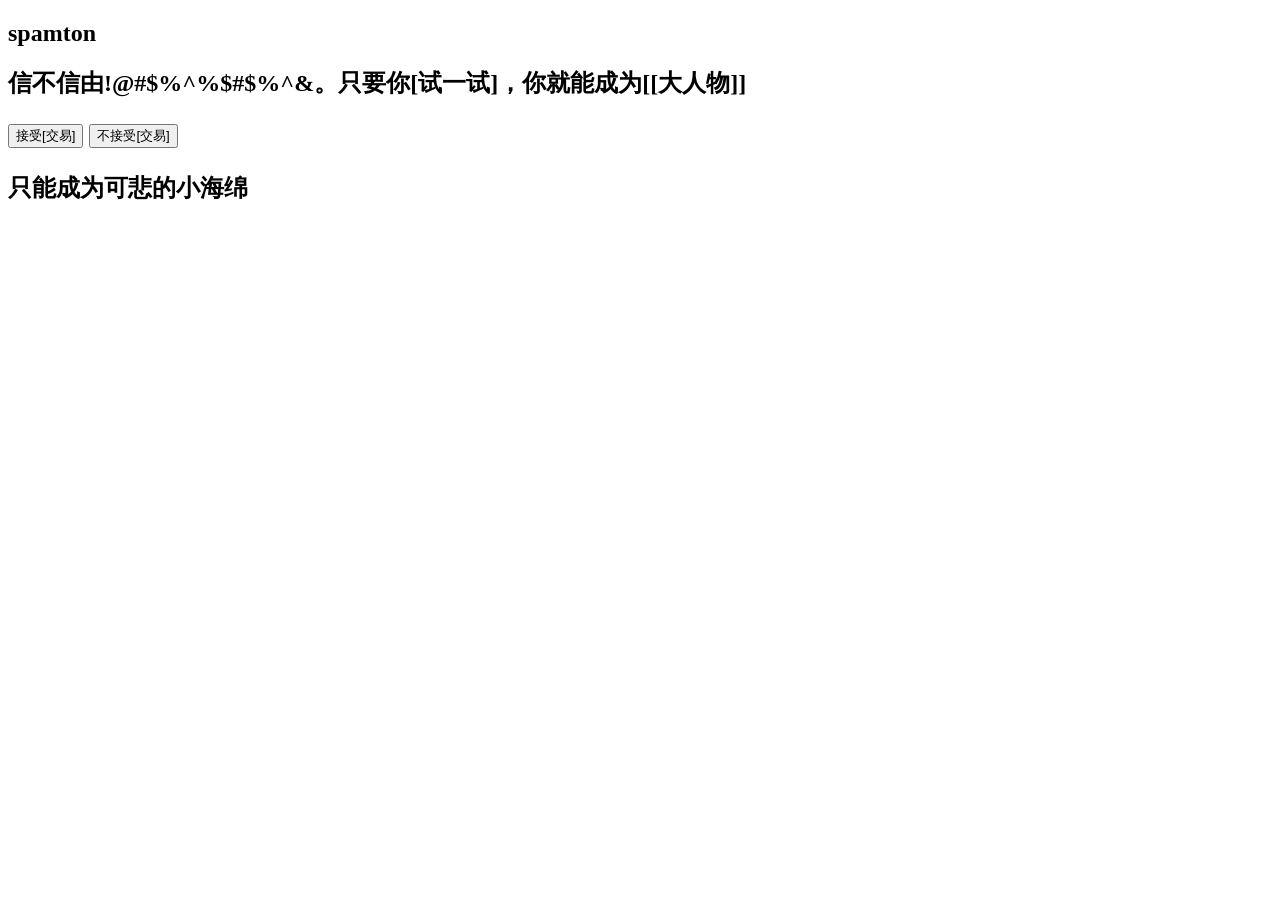
<file: 是时候成为一个[[大人物]]了.html>
<!DOCTYPE html>
<html>
<head>
<script>
function myFunction() {
    document.getElementById("demo").innerHTML = "成为[[大人物]]!!，更[大]，[[更大]]，[[[更大]]]";
}
function myFunctions() {
    document.getElementById("demo").innerHTML = "只能成为可悲的小海绵";
}
</script>
</head>

<body>

<h2>spamton</h2>

<h2>信不信由!@#$%^%$#$%^&。只要你[试一试]，你就能成为[[大人物]]<h2>

<button type="button" onclick="myFunction()">接受[交易]</button>

<button type="button" onclick="myFunctions()">不接受[交易]</button>

<p id="demo">只能成为可悲的小海绵</p>

</body>
</html>
</file>
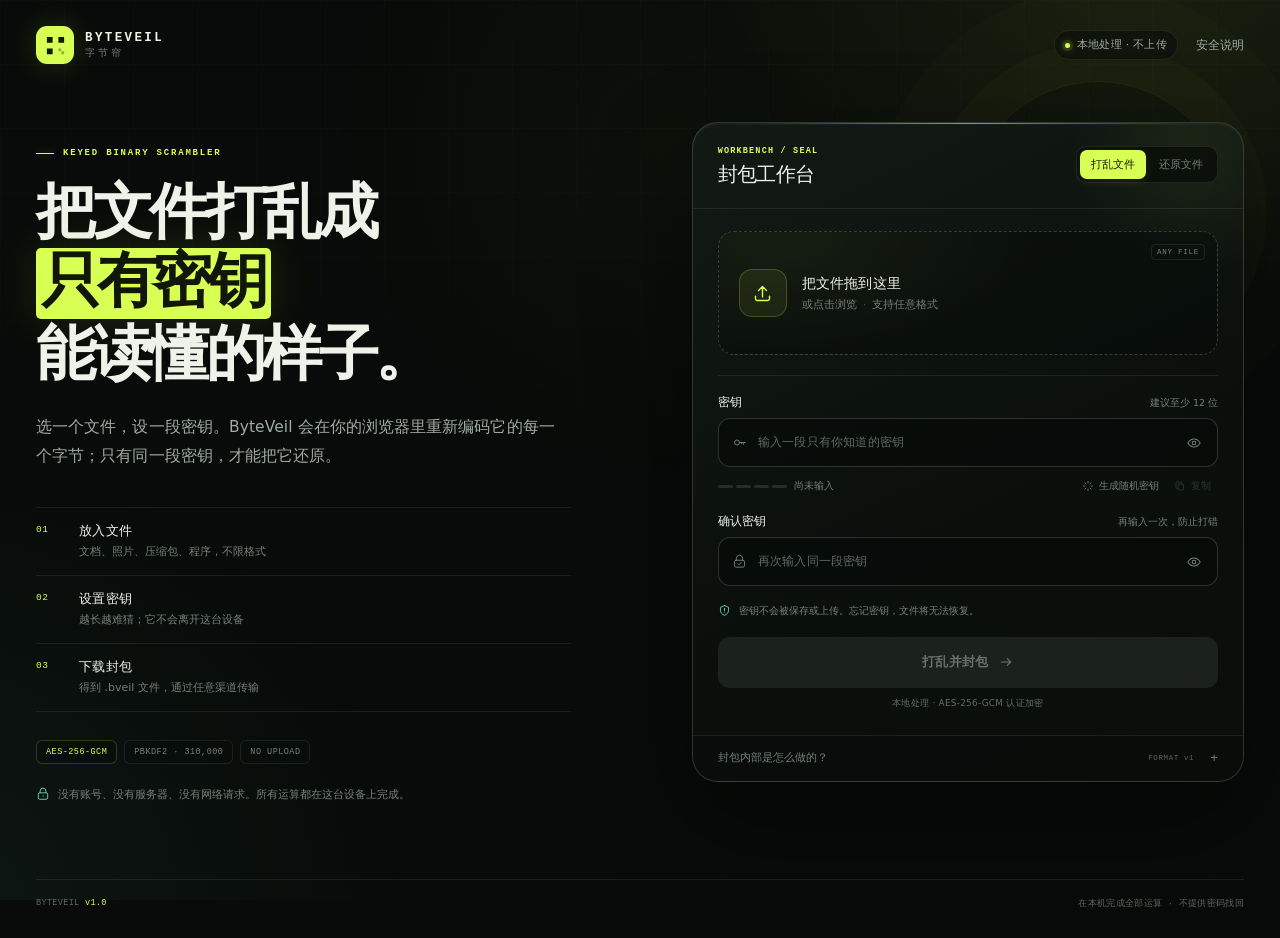
<file: byteveil/ByteVeil.html>
<!doctype html>
<html lang="zh-CN">
<head>
  <meta charset="utf-8">
  <meta name="viewport" content="width=device-width, initial-scale=1">
  <meta name="color-scheme" content="dark">
  <meta name="theme-color" content="#090c0a">
  <meta name="description" content="ByteVeil 字节帘：在浏览器里用密钥把任意文件加密成可还原的 .bveil 封包。完全本地，不上传。">
  <meta http-equiv="Content-Security-Policy" content="default-src 'self'; script-src 'sha256-ACaY3fJ/MuqJ6Er3xlXeOnlycXhZjeSk5r1dVf+zYcs=' 'sha256-2lmMq++/Mscr51XqIbpw387ZNbQ7M0ZMN0Qk3T9dp3U='; style-src 'unsafe-inline'; img-src 'self' data:; connect-src 'none'; object-src 'none'; base-uri 'none'; form-action 'none'">
  <title>ByteVeil 字节帘 · 用密钥打乱任意文件</title>
  <link rel="icon" href="data:image/svg+xml,%3Csvg xmlns='http://www.w3.org/2000/svg' viewBox='0 0 32 32'%3E%3Crect width='32' height='32' rx='8' fill='%23d8ff54'/%3E%3Cpath d='M7 7h7v7H7zM18 7h7v7h-7zM7 18h7v7H7z' fill='%23111608'/%3E%3Cpath d='M18 18h3v3h-3zM21 21h3v3h-3z' fill='%23111608' opacity='.35'/%3E%3C/svg%3E">
  <style>
:root {
  --bg: #080b09;
  --bg-soft: #0b0f0c;
  --panel: #0f1511;
  --panel-deep: #0a0e0b;
  --ink: #eef3ea;
  --muted: #a0aba2;
  --faint: #748077;
  --line: rgba(231, 244, 227, 0.09);
  --line-strong: rgba(231, 244, 227, 0.17);
  --lime: #d8ff54;
  --lime-soft: rgba(216, 255, 84, 0.12);
  --mint: #75e5c9;
  --amber: #ffc873;
  --red: #ff857b;
  --sans: "Inter", "Noto Sans SC", "PingFang SC", "Hiragino Sans GB", "Microsoft YaHei", system-ui, sans-serif;
  --mono: "Cascadia Code", "SFMono-Regular", "JetBrains Mono", "Consolas", "Liberation Mono", monospace;
  --radius-panel: 26px;
}

* {
  box-sizing: border-box;
}

html {
  scroll-behavior: smooth;
}

body {
  margin: 0;
  min-width: 300px;
  min-height: 100vh;
  background: var(--bg);
  color: var(--ink);
  font-family: var(--sans);
  -webkit-font-smoothing: antialiased;
  text-rendering: optimizeLegibility;
  overflow-x: hidden;
}

body::before {
  content: "";
  position: fixed;
  inset: 0;
  z-index: -2;
  pointer-events: none;
  background-image:
    linear-gradient(rgba(255, 255, 255, 0.022) 1px, transparent 1px),
    linear-gradient(90deg, rgba(255, 255, 255, 0.022) 1px, transparent 1px);
  background-size: 64px 64px;
  mask-image: linear-gradient(to bottom, rgba(0, 0, 0, 0.72), transparent 78%);
}

.ambient {
  position: fixed;
  inset: 0;
  z-index: -1;
  pointer-events: none;
  overflow: hidden;
  background:
    radial-gradient(760px 600px at 91% -8%, rgba(216, 255, 84, 0.095), transparent 62%),
    radial-gradient(800px 760px at -7% 102%, rgba(117, 229, 201, 0.06), transparent 64%),
    radial-gradient(500px 500px at 52% 16%, rgba(216, 255, 84, 0.028), transparent 70%);
}

.ambient::after {
  content: "";
  position: absolute;
  top: 9%;
  right: 4%;
  width: 260px;
  height: 260px;
  border: 1px solid rgba(216, 255, 84, 0.08);
  border-radius: 50%;
  box-shadow: 0 0 0 38px rgba(216, 255, 84, 0.018), 0 0 0 92px rgba(216, 255, 84, 0.012);
}

/* ------------------------------------------------------------------ */
/* Boot screen                                                         */
/* ------------------------------------------------------------------ */

.boot-screen {
  position: fixed;
  inset: 0;
  z-index: 200;
  display: grid;
  place-items: center;
  overflow: hidden;
  pointer-events: none;
  background:
    radial-gradient(520px 420px at 50% 44%, rgba(216, 255, 84, 0.09), transparent 72%),
    radial-gradient(800px 600px at 50% 118%, rgba(117, 229, 201, 0.05), transparent 68%),
    #080b09;
  animation: bootCurtain 2.5s cubic-bezier(0.4, 0, 0.2, 1) forwards;
}

.boot-screen::before {
  content: "";
  position: absolute;
  inset: -8%;
  background-image:
    linear-gradient(rgba(255, 255, 255, 0.035) 1px, transparent 1px),
    linear-gradient(90deg, rgba(255, 255, 255, 0.035) 1px, transparent 1px);
  background-size: 52px 52px;
  mask-image: radial-gradient(circle at 50% 45%, #000 0%, rgba(0, 0, 0, 0.26) 52%, transparent 72%);
}

.boot-screen::after {
  content: "";
  position: absolute;
  width: min(56vw, 560px);
  aspect-ratio: 1;
  border: 1px solid rgba(216, 255, 84, 0.07);
  border-radius: 50%;
  box-shadow:
    0 0 0 54px rgba(216, 255, 84, 0.016),
    0 0 0 138px rgba(216, 255, 84, 0.009);
}

.boot-panel {
  position: relative;
  z-index: 1;
  min-width: 250px;
  padding: 32px;
  text-align: center;
}

.boot-mark {
  display: grid;
  place-items: center;
  width: 58px;
  height: 58px;
  margin: 0 auto 19px;
  border: 1px solid rgba(216, 255, 84, 0.26);
  border-radius: 16px;
  background: rgba(216, 255, 84, 0.055);
  color: var(--lime);
  box-shadow:
    0 0 44px rgba(216, 255, 84, 0.1),
    0 1px 0 rgba(255, 255, 255, 0.06) inset;
  animation: bootRise 560ms 40ms cubic-bezier(0.2, 0.8, 0.2, 1) both;
}

.boot-mark svg {
  width: 31px;
  height: 31px;
}

.boot-name {
  margin: 0;
  color: var(--ink);
  font-family: var(--mono);
  font-size: 12px;
  font-weight: 700;
  letter-spacing: 0.28em;
  text-indent: 0.28em;
  animation: bootRise 560ms 110ms cubic-bezier(0.2, 0.8, 0.2, 1) both;
}

.boot-name span {
  display: block;
  margin-top: 7px;
  color: var(--faint);
  font-family: var(--sans);
  font-size: 9px;
  font-weight: 400;
  letter-spacing: 0.52em;
  text-indent: 0.52em;
}

.boot-rule {
  position: relative;
  display: block;
  width: 148px;
  height: 1px;
  margin: 24px auto 20px;
  overflow: hidden;
  background: rgba(231, 244, 227, 0.09);
  animation: bootRise 500ms 200ms ease both;
}

.boot-rule i {
  position: absolute;
  inset: 0;
  width: 46%;
  background: linear-gradient(90deg, transparent, var(--lime), transparent);
  animation: bootScan 1.15s 250ms ease-in-out infinite;
}

.boot-credit {
  margin: 0;
  color: var(--muted);
  font-family: var(--mono);
  font-size: 10.5px;
  line-height: 1.9;
  letter-spacing: 0.07em;
}

.boot-credit b {
  color: var(--lime);
  font-weight: 600;
  letter-spacing: 0.07em;
}

.boot-credit--one {
  animation: bootRise 450ms 250ms ease both;
}

.boot-credit--two {
  margin-top: 2px;
  animation: bootRise 450ms 330ms ease both;
}

::selection {
  color: #111609;
  background: var(--lime);
}

button,
input {
  font: inherit;
}

button {
  -webkit-tap-highlight-color: transparent;
}

button:focus-visible,
input:focus-visible,
summary:focus-visible,
[role="button"]:focus-visible,
a:focus-visible {
  outline: 2px solid var(--lime);
  outline-offset: 3px;
}

[hidden] {
  display: none !important;
}

.visually-hidden {
  position: absolute !important;
  width: 1px !important;
  height: 1px !important;
  padding: 0 !important;
  margin: -1px !important;
  overflow: hidden !important;
  clip: rect(0, 0, 0, 0) !important;
  white-space: nowrap !important;
  border: 0 !important;
}

/* ------------------------------------------------------------------ */
/* Top bar                                                             */
/* ------------------------------------------------------------------ */

.topbar {
  width: min(1240px, calc(100% - 72px));
  margin: 0 auto;
  padding: 26px 0 0;
  display: flex;
  align-items: center;
  justify-content: space-between;
  gap: 24px;
}

.brand {
  display: inline-flex;
  align-items: center;
  gap: 11px;
  user-select: none;
}

.brand-mark {
  width: 38px;
  height: 38px;
  display: grid;
  place-items: center;
  color: #111609;
  background: var(--lime);
  border-radius: 11px;
  box-shadow: 0 0 28px rgba(216, 255, 84, 0.16);
}

.brand-mark svg {
  width: 23px;
  height: 23px;
}

.brand-type {
  display: flex;
  flex-direction: column;
  line-height: 1.15;
}

.brand-type strong {
  font-family: var(--mono);
  font-size: 12.5px;
  letter-spacing: 0.19em;
  font-weight: 700;
}

.brand-type em {
  margin-top: 3px;
  color: var(--faint);
  font-size: 9.5px;
  font-style: normal;
  letter-spacing: 0.34em;
}

.top-actions {
  display: flex;
  align-items: center;
  gap: 18px;
}

.local-pill {
  display: inline-flex;
  align-items: center;
  gap: 7px;
  padding: 7px 10px;
  border: 1px solid var(--line);
  border-radius: 999px;
  background: rgba(10, 14, 11, 0.62);
  color: var(--muted);
  font-size: 10.5px;
  letter-spacing: 0.03em;
  white-space: nowrap;
}

.local-pill i {
  width: 5px;
  height: 5px;
  border-radius: 50%;
  background: var(--lime);
  box-shadow: 0 0 0 3px rgba(216, 255, 84, 0.1), 0 0 8px rgba(216, 255, 84, 0.6);
  animation: breathe 3.4s ease-in-out infinite;
}

.top-link {
  color: var(--muted);
  font-size: 11.5px;
  text-decoration: none;
  transition: color 160ms ease;
}

.top-link:hover {
  color: var(--ink);
}

/* ------------------------------------------------------------------ */
/* Layout                                                              */
/* ------------------------------------------------------------------ */

.page {
  width: min(1240px, calc(100% - 72px));
  margin: 0 auto;
  padding: 58px 0 76px;
  display: grid;
  grid-template-columns: minmax(0, 1.03fr) minmax(430px, 0.97fr);
  gap: clamp(40px, 5.4vw, 78px);
  align-items: start;
}

/* ------------------------------------------------------------------ */
/* Intro                                                               */
/* ------------------------------------------------------------------ */

.intro {
  padding-top: 26px;
  animation: rise 680ms cubic-bezier(0.2, 0.75, 0.25, 1) both;
}

.eyebrow {
  display: flex;
  align-items: center;
  gap: 9px;
  margin: 0 0 22px;
  color: var(--lime);
  font-family: var(--mono);
  font-size: 9px;
  font-weight: 600;
  letter-spacing: 0.2em;
}

.eyebrow span {
  width: 18px;
  height: 1px;
  background: var(--lime);
  box-shadow: 0 0 8px rgba(216, 255, 84, 0.45);
}

.intro h1 {
  margin: 0;
  max-width: 660px;
  font-size: clamp(2.7rem, 4.65vw, 4.45rem);
  font-weight: 700;
  line-height: 1.09;
  letter-spacing: -0.058em;
}

.highlight {
  display: inline-block;
  margin: 0.06em 0;
  padding: 0.015em 0.13em 0.08em 0.09em;
  color: #111608;
  background: var(--lime);
  border-radius: 5px;
  letter-spacing: -0.075em;
  box-shadow: 0 0 48px rgba(216, 255, 84, 0.12);
}

.lede {
  max-width: 530px;
  margin: 26px 0 0;
  color: var(--muted);
  font-size: 15.5px;
  line-height: 1.85;
  letter-spacing: 0.005em;
}

.steps {
  max-width: 535px;
  margin: 36px 0 0;
  padding: 0;
  list-style: none;
  border-top: 1px solid var(--line);
}

.steps li {
  display: grid;
  grid-template-columns: 30px minmax(0, 1fr);
  gap: 13px;
  padding: 14px 0 15px;
  border-bottom: 1px solid var(--line);
}

.step-no {
  padding-top: 2px;
  color: var(--lime);
  font-family: var(--mono);
  font-size: 9.5px;
  letter-spacing: 0.06em;
}

.step-copy {
  display: flex;
  flex-direction: column;
  gap: 3px;
  min-width: 0;
}

.step-copy b {
  font-size: 13px;
  font-weight: 560;
  letter-spacing: 0.03em;
}

.step-copy small {
  color: var(--faint);
  font-size: 11px;
  line-height: 1.55;
}

.tech-row {
  display: flex;
  flex-wrap: wrap;
  gap: 7px;
  margin-top: 28px;
}

.tech-row span {
  padding: 6px 9px;
  border: 1px solid var(--line);
  border-radius: 6px;
  background: rgba(9, 13, 10, 0.5);
  color: var(--faint);
  font-family: var(--mono);
  font-size: 8.5px;
  letter-spacing: 0.055em;
}

.tech-row span:first-child {
  border-color: rgba(216, 255, 84, 0.19);
  color: var(--lime);
}

.privacy-line {
  display: flex;
  align-items: flex-start;
  gap: 8px;
  max-width: 490px;
  margin: 22px 0 0;
  color: var(--faint);
  font-size: 10.5px;
  line-height: 1.65;
}

.privacy-line svg {
  flex: 0 0 auto;
  width: 14px;
  height: 14px;
  margin-top: 1px;
  stroke: var(--mint);
  stroke-width: 1.5;
}

/* ------------------------------------------------------------------ */
/* Workbench                                                           */
/* ------------------------------------------------------------------ */

.workbench {
  position: relative;
  border: 1px solid var(--line-strong);
  border-radius: var(--radius-panel);
  background:
    linear-gradient(155deg, rgba(19, 26, 21, 0.98), rgba(11, 16, 13, 0.98) 55%, rgba(10, 14, 11, 0.99));
  box-shadow:
    0 40px 100px rgba(0, 0, 0, 0.44),
    0 2px 0 rgba(255, 255, 255, 0.03) inset;
  overflow: hidden;
  animation: rise 760ms 90ms cubic-bezier(0.2, 0.75, 0.25, 1) both;
}

.workbench::before {
  content: "";
  position: absolute;
  top: 0;
  left: 10%;
  right: 10%;
  height: 1px;
  background: linear-gradient(90deg, transparent, rgba(216, 255, 84, 0.58), transparent);
  pointer-events: none;
}

.panel-glow {
  position: absolute;
  top: -100px;
  right: -80px;
  width: 260px;
  height: 260px;
  background: radial-gradient(circle, rgba(216, 255, 84, 0.07), transparent 66%);
  pointer-events: none;
}

.panel-head {
  position: relative;
  display: flex;
  align-items: flex-start;
  justify-content: space-between;
  gap: 18px;
  padding: 23px 25px 20px;
  border-bottom: 1px solid var(--line);
}

.panel-kicker {
  margin: 0 0 5px;
  color: var(--lime);
  font-family: var(--mono);
  font-size: 8.5px;
  font-weight: 600;
  letter-spacing: 0.14em;
}

.panel-heading h2 {
  margin: 0;
  font-size: 20px;
  font-weight: 590;
  letter-spacing: -0.035em;
}

.mode-switch {
  display: flex;
  gap: 2px;
  padding: 3px;
  border: 1px solid var(--line);
  border-radius: 10px;
  background: rgba(6, 9, 7, 0.66);
}

.mode-btn {
  position: relative;
  border: 0;
  border-radius: 7px;
  padding: 7px 11px;
  background: transparent;
  color: var(--faint);
  font-size: 11px;
  font-weight: 550;
  white-space: nowrap;
  cursor: pointer;
  transition: color 160ms ease, background 160ms ease, box-shadow 160ms ease;
}

.mode-btn:hover {
  color: var(--ink);
}

.mode-btn.is-active {
  color: #111608;
  background: var(--lime);
  box-shadow: 0 2px 10px rgba(216, 255, 84, 0.12);
}

.mode-btn:disabled {
  cursor: not-allowed;
  opacity: 0.55;
}

.panel-body {
  position: relative;
  padding: 22px 25px 25px;
}

/* Dropzone / file card ------------------------------------------------ */

.dropzone {
  position: relative;
  display: flex;
  align-items: center;
  gap: 15px;
  min-height: 124px;
  padding: 20px;
  border: 1px dashed rgba(231, 244, 227, 0.2);
  border-radius: 16px;
  background:
    radial-gradient(360px 160px at 13% 8%, rgba(216, 255, 84, 0.055), transparent 70%),
    rgba(7, 11, 8, 0.42);
  cursor: pointer;
  transition: border-color 180ms ease, background 180ms ease, transform 180ms ease;
}

.dropzone:hover,
.dropzone:focus-visible {
  border-color: rgba(216, 255, 84, 0.45);
  background:
    radial-gradient(360px 160px at 13% 8%, rgba(216, 255, 84, 0.085), transparent 70%),
    rgba(8, 12, 9, 0.58);
}

.dropzone:active {
  transform: scale(0.997);
}

body.is-dragging .dropzone,
body.is-dragging .file-card {
  border-color: var(--lime);
  border-style: solid;
  background:
    radial-gradient(400px 200px at 50% 0%, rgba(216, 255, 84, 0.11), transparent 74%),
    rgba(10, 15, 10, 0.8);
  box-shadow: 0 0 0 4px rgba(216, 255, 84, 0.05);
}

.dropzone.is-disabled {
  cursor: wait;
  opacity: 0.68;
}

.drop-icon {
  display: grid;
  place-items: center;
  flex: 0 0 auto;
  width: 48px;
  height: 48px;
  border: 1px solid rgba(216, 255, 84, 0.2);
  border-radius: 13px;
  background: rgba(216, 255, 84, 0.07);
  color: var(--lime);
  transition: transform 180ms ease, background 180ms ease;
}

body.is-dragging .drop-icon {
  transform: translateY(-3px);
  background: rgba(216, 255, 84, 0.14);
}

.drop-icon svg {
  width: 21px;
  height: 21px;
  stroke: currentColor;
  stroke-width: 1.6;
  stroke-linecap: round;
  stroke-linejoin: round;
}

.drop-copy {
  display: flex;
  flex-direction: column;
  gap: 5px;
  min-width: 0;
}

.drop-title {
  color: var(--ink);
  font-size: 14px;
  font-weight: 550;
  letter-spacing: 0.015em;
}

.drop-hint {
  color: var(--faint);
  font-size: 10.8px;
  letter-spacing: 0.01em;
}

.drop-hint i {
  padding: 0 2px;
  color: rgba(231, 244, 227, 0.25);
  font-style: normal;
}

.drop-badge {
  position: absolute;
  top: 12px;
  right: 12px;
  padding: 3px 5px;
  border: 1px solid var(--line);
  border-radius: 4px;
  color: var(--faint);
  font-family: var(--mono);
  font-size: 7.5px;
  letter-spacing: 0.1em;
}

.file-card {
  display: flex;
  align-items: center;
  gap: 13px;
  min-height: 80px;
  padding: 14px;
  border: 1px solid rgba(216, 255, 84, 0.18);
  border-radius: 16px;
  background:
    linear-gradient(120deg, rgba(216, 255, 84, 0.045), transparent 44%),
    rgba(7, 11, 8, 0.52);
  animation: cardIn 240ms ease both;
}

.file-icon {
  display: grid;
  place-items: center;
  flex: 0 0 auto;
  width: 49px;
  height: 49px;
  border: 1px solid var(--line);
  border-radius: 13px;
  font-family: var(--mono);
  font-size: 9.5px;
  font-weight: 650;
  letter-spacing: 0.03em;
}

.file-icon.tone-doc { color: var(--amber); background: rgba(255, 200, 115, 0.09); border-color: rgba(255, 200, 115, 0.16); }
.file-icon.tone-image { color: var(--mint); background: rgba(117, 229, 201, 0.08); border-color: rgba(117, 229, 201, 0.16); }
.file-icon.tone-archive { color: var(--lime); background: rgba(216, 255, 84, 0.075); border-color: rgba(216, 255, 84, 0.16); }
.file-icon.tone-code { color: #a9baff; background: rgba(143, 170, 255, 0.08); border-color: rgba(143, 170, 255, 0.16); }
.file-icon.tone-media { color: #ff9bc5; background: rgba(255, 132, 180, 0.08); border-color: rgba(255, 132, 180, 0.16); }
.file-icon.tone-other { color: #bdc7be; background: rgba(191, 203, 193, 0.06); border-color: var(--line); }

.file-info {
  display: flex;
  flex-direction: column;
  min-width: 0;
  flex: 1;
}

.file-name {
  overflow: hidden;
  color: var(--ink);
  font-size: 12.5px;
  font-weight: 550;
  line-height: 1.4;
  text-overflow: ellipsis;
  white-space: nowrap;
}

.file-meta {
  display: flex;
  align-items: center;
  flex-wrap: wrap;
  gap: 6px;
  margin-top: 3px;
  color: var(--faint);
  font-family: var(--mono);
  font-size: 9.5px;
}

.meta-dot {
  width: 2.5px;
  height: 2.5px;
  border-radius: 50%;
  background: var(--faint);
  opacity: 0.7;
}

.file-extra {
  overflow: hidden;
  margin-top: 5px;
  color: rgba(216, 255, 84, 0.68);
  font-size: 9.5px;
  text-overflow: ellipsis;
  white-space: nowrap;
}

.file-actions {
  display: flex;
  align-items: center;
  gap: 3px;
  margin-left: auto;
}

/* Shared small controls ---------------------------------------------- */

.text-btn {
  display: inline-flex;
  align-items: center;
  gap: 5px;
  padding: 5px 7px;
  border: 0;
  border-radius: 6px;
  background: transparent;
  color: var(--faint);
  font-size: 10.2px;
  line-height: 1.4;
  white-space: nowrap;
  cursor: pointer;
  transition: color 150ms ease, background 150ms ease, opacity 150ms ease;
}

.text-btn svg {
  width: 12px;
  height: 12px;
  stroke: currentColor;
  stroke-width: 1.7;
  stroke-linecap: round;
  stroke-linejoin: round;
}

.text-btn:hover {
  color: var(--lime);
  background: rgba(216, 255, 84, 0.055);
}

.text-btn:disabled {
  opacity: 0.32;
  cursor: not-allowed;
}

.text-btn:disabled:hover {
  color: var(--faint);
  background: transparent;
}

.icon-btn {
  display: grid;
  place-items: center;
  width: 30px;
  height: 30px;
  padding: 0;
  border: 0;
  border-radius: 7px;
  background: transparent;
  color: var(--faint);
  cursor: pointer;
  transition: color 150ms ease, background 150ms ease;
}

.icon-btn svg {
  width: 16px;
  height: 16px;
  stroke: currentColor;
  stroke-width: 1.55;
  stroke-linecap: round;
  stroke-linejoin: round;
}

.icon-btn:hover {
  color: var(--ink);
  background: rgba(255, 255, 255, 0.055);
}

.remove-btn:hover {
  color: var(--red);
  background: rgba(255, 133, 123, 0.08);
}

.divider {
  height: 1px;
  margin: 20px 0 19px;
  background: var(--line);
}

/* Fields ------------------------------------------------------------- */

.field + .field {
  margin-top: 16px;
}

.field-head {
  display: flex;
  align-items: baseline;
  justify-content: space-between;
  gap: 12px;
  margin-bottom: 8px;
}

.field-head label {
  color: var(--ink);
  font-size: 11.5px;
  font-weight: 550;
  letter-spacing: 0.02em;
}

.field-hint {
  color: var(--faint);
  font-size: 9.5px;
  text-align: right;
}

.input-wrap {
  position: relative;
  display: flex;
  align-items: center;
  border: 1px solid var(--line-strong);
  border-radius: 12px;
  background: rgba(5, 8, 6, 0.52);
  transition: border-color 160ms ease, box-shadow 160ms ease, background 160ms ease;
}

.input-wrap:focus-within {
  border-color: rgba(216, 255, 84, 0.54);
  background: rgba(5, 8, 6, 0.72);
  box-shadow: 0 0 0 3px rgba(216, 255, 84, 0.07);
}

.input-wrap.is-invalid {
  border-color: rgba(255, 133, 123, 0.53);
}

.input-icon {
  position: absolute;
  left: 13px;
  display: grid;
  place-items: center;
  color: var(--faint);
  pointer-events: none;
}

.input-icon svg {
  width: 15px;
  height: 15px;
  stroke: currentColor;
  stroke-width: 1.5;
  stroke-linecap: round;
  stroke-linejoin: round;
}

.secret-input {
  width: 100%;
  height: 47px;
  padding: 0 44px 0 39px;
  border: 0;
  outline: 0;
  background: transparent;
  color: var(--ink);
  font-family: var(--mono);
  font-size: 12.5px;
  letter-spacing: 0.015em;
}

.secret-input::placeholder {
  color: #5e6a61;
  font-family: var(--sans);
  font-size: 11.5px;
  letter-spacing: 0.02em;
}

.secret-input:disabled {
  opacity: 0.62;
  cursor: not-allowed;
}

.reveal-btn:disabled {
  opacity: 0.45;
  cursor: not-allowed;
}

.reveal-btn {
  position: absolute;
  right: 7px;
  width: 32px;
  height: 32px;
}

.reveal-btn .eye-off {
  display: none;
}

.reveal-btn[aria-pressed="true"] .eye-on {
  display: none;
}

.reveal-btn[aria-pressed="true"] .eye-off {
  display: block;
}

.field-foot {
  display: flex;
  align-items: center;
  justify-content: space-between;
  gap: 12px;
  margin-top: 7px;
  flex-wrap: wrap;
}

.strength {
  display: flex;
  align-items: center;
  gap: 7px;
  min-height: 19px;
  color: var(--faint);
  font-size: 9.5px;
}

.strength-bars {
  display: flex;
  gap: 3px;
}

.strength-bars i {
  display: block;
  width: 15px;
  height: 3px;
  border-radius: 2px;
  background: rgba(231, 244, 227, 0.12);
  transition: background 180ms ease;
}

.strength[data-score="1"] .strength-bars i:nth-child(-n+1) { background: var(--red); }
.strength[data-score="1"] #strengthText { color: var(--red); }
.strength[data-score="2"] .strength-bars i:nth-child(-n+2) { background: var(--amber); }
.strength[data-score="2"] #strengthText { color: var(--amber); }
.strength[data-score="3"] .strength-bars i:nth-child(-n+3) { background: var(--lime); }
.strength[data-score="3"] #strengthText { color: var(--lime); }
.strength[data-score="4"] .strength-bars i { background: var(--lime); }
.strength[data-score="4"] #strengthText { color: var(--lime); }

.key-actions {
  display: flex;
  align-items: center;
  gap: 1px;
}

.field-error {
  margin: 7px 0 0;
  color: var(--red);
  font-size: 10px;
  line-height: 1.5;
}

.key-note {
  display: flex;
  align-items: flex-start;
  gap: 8px;
  margin: 17px 0 18px;
  color: var(--faint);
  font-size: 9.7px;
  line-height: 1.6;
}

.key-note svg {
  flex: 0 0 auto;
  width: 13px;
  height: 13px;
  margin-top: 1px;
  stroke: var(--mint);
  stroke-width: 1.5;
  stroke-linecap: round;
  stroke-linejoin: round;
}

/* Action ------------------------------------------------------------- */

.primary-btn {
  display: flex;
  align-items: center;
  justify-content: center;
  gap: 9px;
  width: 100%;
  height: 51px;
  border: 0;
  border-radius: 12px;
  background: var(--lime);
  color: #111608;
  font-size: 12.5px;
  font-weight: 700;
  letter-spacing: 0.025em;
  cursor: pointer;
  box-shadow:
    0 8px 28px rgba(216, 255, 84, 0.09),
    0 1px 0 rgba(255, 255, 255, 0.38) inset;
  transition: transform 160ms ease, filter 160ms ease, background 160ms ease, color 160ms ease;
}

.primary-btn svg {
  width: 16px;
  height: 16px;
  stroke: currentColor;
  stroke-width: 1.8;
  stroke-linecap: round;
  stroke-linejoin: round;
  transition: transform 180ms ease;
}

.primary-btn:hover:not(:disabled) {
  filter: brightness(1.035);
  transform: translateY(-1px);
}

.primary-btn:hover:not(:disabled) svg {
  transform: translateX(3px);
}

.primary-btn:active:not(:disabled) {
  transform: translateY(0);
}

.primary-btn:disabled {
  background: rgba(231, 244, 227, 0.075);
  color: #69746b;
  box-shadow: none;
  cursor: not-allowed;
}

.primary-btn.is-busy {
  background: rgba(216, 255, 84, 0.16);
  color: var(--lime);
}

.action-note {
  margin: 10px 0 0;
  color: #626d64;
  font-size: 8.8px;
  letter-spacing: 0.035em;
  text-align: center;
}

/* Progress ----------------------------------------------------------- */

.progress-panel {
  margin-top: 13px;
  padding: 13px 14px 12px;
  border: 1px solid var(--line);
  border-radius: 12px;
  background: rgba(5, 8, 6, 0.48);
  animation: cardIn 180ms ease both;
}

.progress-head {
  display: flex;
  align-items: center;
  justify-content: space-between;
  gap: 12px;
  color: var(--muted);
  font-size: 10.5px;
}

#progressPct {
  color: var(--lime);
  font-family: var(--mono);
  font-size: 9.5px;
  white-space: nowrap;
}

.progress-track {
  height: 4px;
  margin: 10px 0 9px;
  border-radius: 999px;
  background: rgba(231, 244, 227, 0.09);
  overflow: hidden;
}

.progress-bar {
  width: 0;
  height: 100%;
  border-radius: inherit;
  background: linear-gradient(90deg, #aeea2f, var(--lime));
  box-shadow: 0 0 12px rgba(216, 255, 84, 0.4);
  transition: width 180ms linear;
}

.progress-panel.is-indeterminate .progress-bar {
  width: 34% !important;
  animation: indeterminate 1.15s ease-in-out infinite;
}

.progress-foot {
  display: flex;
  align-items: center;
  justify-content: space-between;
  gap: 12px;
  color: #667168;
  font-size: 8.8px;
}

#cancelBtn {
  padding: 2px 3px;
  font-size: 9.5px;
}

/* Error -------------------------------------------------------------- */

.error-banner {
  display: flex;
  align-items: flex-start;
  gap: 8px;
  margin-top: 13px;
  padding: 11px 10px 11px 12px;
  border: 1px solid rgba(255, 133, 123, 0.24);
  border-radius: 10px;
  background: rgba(255, 133, 123, 0.065);
  color: #ffb4ad;
  font-size: 10.5px;
  line-height: 1.6;
  animation: cardIn 180ms ease both;
}

.error-banner > svg {
  flex: 0 0 auto;
  width: 15px;
  height: 15px;
  margin-top: 1px;
  stroke: var(--red);
  stroke-width: 1.55;
  stroke-linecap: round;
}

.error-banner .icon-btn {
  flex: 0 0 auto;
  width: 22px;
  height: 22px;
  margin: -4px -3px -4px auto;
  color: #c1807b;
}

.error-banner .icon-btn svg {
  width: 13px;
  height: 13px;
}

/* Result ------------------------------------------------------------- */

.result-card {
  position: relative;
  margin-top: 15px;
  padding: 19px;
  border: 1px solid rgba(216, 255, 84, 0.22);
  border-radius: 16px;
  background:
    radial-gradient(420px 200px at 0% 0%, rgba(216, 255, 84, 0.1), transparent 66%),
    rgba(8, 13, 8, 0.64);
  animation: resultIn 340ms cubic-bezier(0.2, 0.8, 0.2, 1) both;
}

.result-check {
  display: grid;
  place-items: center;
  width: 37px;
  height: 37px;
  border-radius: 50%;
  background: var(--lime);
  color: #111608;
  box-shadow: 0 0 26px rgba(216, 255, 84, 0.22);
}

.result-check svg {
  width: 19px;
  height: 19px;
  stroke: currentColor;
  stroke-width: 2;
  stroke-linecap: round;
  stroke-linejoin: round;
}

.result-eyebrow {
  margin: 13px 0 4px;
  color: var(--lime);
  font-family: var(--mono);
  font-size: 8.5px;
  font-weight: 600;
  letter-spacing: 0.15em;
}

.result-card h3 {
  margin: 0;
  color: var(--ink);
  font-size: 14.5px;
  font-weight: 560;
  line-height: 1.5;
  overflow-wrap: anywhere;
}

.result-meta {
  margin: 5px 0 14px;
  color: var(--faint);
  font-family: var(--mono);
  font-size: 9px;
  line-height: 1.7;
}

.result-actions {
  display: flex;
  align-items: center;
  gap: 5px;
  flex-wrap: wrap;
}

.download-btn {
  display: inline-flex;
  align-items: center;
  gap: 6px;
  min-height: 37px;
  padding: 0 14px;
  border: 0;
  border-radius: 9px;
  background: var(--lime);
  color: #111608;
  font-size: 10.5px;
  font-weight: 650;
  cursor: pointer;
  transition: filter 150ms ease, transform 150ms ease;
}

.download-btn:hover {
  filter: brightness(1.04);
  transform: translateY(-1px);
}

.download-btn svg {
  width: 14px;
  height: 14px;
  stroke: currentColor;
  stroke-width: 1.75;
  stroke-linecap: round;
  stroke-linejoin: round;
}

.result-note {
  margin: 11px 0 0;
  color: #69756b;
  font-size: 9px;
  line-height: 1.6;
}

/* Spec --------------------------------------------------------------- */

.spec {
  border-top: 1px solid var(--line);
  background: rgba(5, 8, 6, 0.24);
}

.spec summary {
  display: flex;
  align-items: center;
  justify-content: space-between;
  gap: 16px;
  padding: 15px 25px;
  color: var(--faint);
  font-size: 10.5px;
  font-weight: 500;
  cursor: pointer;
  list-style: none;
  transition: color 150ms ease;
}

.spec summary::-webkit-details-marker {
  display: none;
}

.spec summary:hover {
  color: var(--ink);
}

.spec summary::after {
  content: "+";
  order: 3;
  color: var(--faint);
  font-family: var(--mono);
  font-size: 13px;
  font-weight: 400;
}

.spec[open] summary::after {
  content: "−";
}

.summary-meta {
  margin-left: auto;
  color: #59645b;
  font-family: var(--mono);
  font-size: 7.5px;
  letter-spacing: 0.08em;
}

.spec-body {
  padding: 0 25px 22px;
  animation: cardIn 200ms ease both;
}

.spec-grid {
  display: grid;
  grid-template-columns: 1fr 1fr;
  column-gap: 10px;
}

.spec-grid > div {
  padding: 10px 0;
  border-top: 1px solid var(--line);
  min-width: 0;
}

.spec-grid span {
  display: block;
  margin-bottom: 3px;
  color: #5f6a61;
  font-size: 8.5px;
}

.spec-grid b {
  display: block;
  color: var(--muted);
  font-family: var(--mono);
  font-size: 9.5px;
  font-weight: 550;
  letter-spacing: 0.01em;
}

.spec-grid small {
  display: block;
  margin-top: 3px;
  color: #5e695f;
  font-size: 8.5px;
  line-height: 1.5;
}

.spec-body > p {
  margin: 13px 0 0;
  padding-left: 10px;
  border-left: 2px solid rgba(216, 255, 84, 0.32);
  color: var(--faint);
  font-size: 9.5px;
  line-height: 1.75;
}

/* ------------------------------------------------------------------ */
/* Footer & toast                                                      */
/* ------------------------------------------------------------------ */

.footer {
  width: min(1240px, calc(100% - 72px));
  margin: 0 auto;
  padding: 18px 0 28px;
  border-top: 1px solid var(--line);
  display: flex;
  justify-content: space-between;
  gap: 20px;
  color: #5e695f;
  font-family: var(--mono);
  font-size: 8.5px;
  letter-spacing: 0.04em;
}

.footer b {
  color: var(--lime);
  font-weight: 500;
}

.toast {
  position: fixed;
  left: 50%;
  bottom: 26px;
  z-index: 50;
  max-width: min(440px, calc(100vw - 32px));
  padding: 10px 14px;
  border: 1px solid rgba(255, 255, 255, 0.1);
  border-radius: 9px;
  background: #edf3e8;
  color: #10150c;
  box-shadow: 0 18px 50px rgba(0, 0, 0, 0.36);
  font-size: 11px;
  line-height: 1.45;
  text-align: center;
  opacity: 0;
  pointer-events: none;
  transform: translate(-50%, 14px);
  transition: opacity 200ms ease, transform 200ms ease;
}

.toast.is-visible {
  opacity: 1;
  transform: translate(-50%, 0);
}

/* ------------------------------------------------------------------ */
/* Responsive                                                          */
/* ------------------------------------------------------------------ */

@media (max-width: 1080px) {
  .page {
    grid-template-columns: 1fr;
    width: min(720px, calc(100% - 64px));
    gap: 38px;
    padding-top: 40px;
  }

  .intro {
    padding-top: 6px;
  }

  .intro h1 {
    max-width: none;
    font-size: clamp(2.8rem, 7.2vw, 4.1rem);
  }

  .lede,
  .steps,
  .privacy-line {
    max-width: 620px;
  }

  .steps {
    display: grid;
    grid-template-columns: repeat(3, minmax(0, 1fr));
    border-top: 0;
    gap: 12px;
  }

  .steps li {
    display: block;
    padding: 13px 14px;
    border: 1px solid var(--line);
    border-radius: 10px;
    background: rgba(9, 13, 10, 0.34);
  }

  .step-copy {
    margin-top: 8px;
  }

  .footer,
  .topbar {
    width: min(720px, calc(100% - 64px));
  }
}

@media (max-width: 680px) {
  .topbar,
  .page,
  .footer {
    width: calc(100% - 32px);
  }

  .topbar {
    padding-top: 18px;
  }

  .brand-mark {
    width: 34px;
    height: 34px;
    border-radius: 9px;
  }

  .brand-mark svg {
    width: 21px;
    height: 21px;
  }

  .brand-type strong {
    font-size: 11.5px;
  }

  .brand-type em {
    font-size: 8.5px;
  }

  .top-actions {
    gap: 10px;
  }

  .local-pill {
    padding: 6px 8px;
    font-size: 9px;
  }

  .top-link {
    display: none;
  }

  .page {
    padding: 30px 0 56px;
    gap: 31px;
  }

  .eyebrow {
    margin-bottom: 17px;
    font-size: 8px;
  }

  .intro h1 {
    font-size: clamp(2.55rem, 11.3vw, 3.4rem);
    letter-spacing: -0.065em;
  }

  .lede {
    margin-top: 20px;
    font-size: 13.6px;
    line-height: 1.8;
  }

  .steps {
    display: none;
  }

  .tech-row {
    margin-top: 22px;
    gap: 5px;
  }

  .tech-row span {
    padding: 5px 7px;
    font-size: 7.7px;
  }

  .privacy-line {
    margin-top: 17px;
    font-size: 9.7px;
  }

  .workbench {
    border-radius: 20px;
  }

  .panel-head {
    flex-direction: column;
    align-items: stretch;
    gap: 14px;
    padding: 18px 18px 16px;
  }

  .panel-heading {
    display: flex;
    align-items: baseline;
    justify-content: space-between;
    gap: 12px;
  }

  .panel-kicker {
    margin: 0;
    font-size: 7.5px;
  }

  .panel-heading h2 {
    font-size: 18px;
  }

  .mode-switch {
    width: 100%;
  }

  .mode-btn {
    flex: 1;
    padding: 8px 10px;
  }

  .panel-body {
    padding: 17px 18px 20px;
  }

  .dropzone {
    min-height: 108px;
    padding: 16px;
    gap: 13px;
  }

  .drop-icon {
    width: 43px;
    height: 43px;
  }

  .drop-title {
    font-size: 12.8px;
  }

  .drop-hint {
    font-size: 9.8px;
  }

  .drop-badge {
    display: none;
  }

  .file-card {
    padding: 12px;
    gap: 11px;
  }

  .file-icon {
    width: 44px;
    height: 44px;
    border-radius: 11px;
    font-size: 8.5px;
  }

  .file-name {
    font-size: 11.8px;
  }

  .divider {
    margin: 17px 0;
  }

  .field-head label {
    font-size: 11px;
  }

  .field-hint {
    font-size: 8.7px;
  }

  .secret-input {
    height: 45px;
    font-size: 12px;
  }

  .secret-input::placeholder {
    font-size: 10.6px;
  }

  .field-foot {
    gap: 5px;
  }

  .key-actions {
    gap: 0;
  }

  .text-btn {
    font-size: 9.5px;
    padding: 5px 5px;
  }

  .strength {
    font-size: 8.7px;
  }

  .strength-bars i {
    width: 11px;
  }

  .key-note {
    font-size: 9px;
  }

  .primary-btn {
    height: 49px;
  }

  .spec summary {
    padding: 14px 18px;
  }

  .spec-body {
    padding: 0 18px 18px;
  }

  .spec-grid {
    grid-template-columns: 1fr;
  }

  .spec-grid > div {
    padding: 9px 0;
  }

  .footer {
    padding-bottom: 22px;
    flex-direction: column;
    gap: 7px;
    font-size: 8px;
  }

  .ambient::after {
    width: 180px;
    height: 180px;
    top: 5%;
    right: -80px;
  }

  .toast {
    bottom: 18px;
  }
}

@media (max-width: 380px) {
  .panel-heading h2 {
    font-size: 17px;
  }

  .panel-kicker {
    display: none;
  }

  .file-extra {
    display: none;
  }

  .result-actions {
    align-items: stretch;
    flex-direction: column;
  }

  .download-btn {
    justify-content: center;
  }
}

/* ------------------------------------------------------------------ */
/* Motion                                                              */
/* ------------------------------------------------------------------ */

@keyframes rise {
  from {
    opacity: 0;
    transform: translateY(16px);
  }
  to {
    opacity: 1;
    transform: translateY(0);
  }
}

@keyframes cardIn {
  from {
    opacity: 0;
    transform: translateY(5px);
  }
  to {
    opacity: 1;
    transform: translateY(0);
  }
}

@keyframes bootCurtain {
  0%,
  72% {
    visibility: visible;
    opacity: 1;
  }
  100% {
    visibility: hidden;
    opacity: 0;
  }
}

@keyframes bootRise {
  from {
    opacity: 0;
    transform: translateY(8px);
  }
  to {
    opacity: 1;
    transform: translateY(0);
  }
}

@keyframes bootScan {
  0% {
    transform: translateX(-115%);
  }
  100% {
    transform: translateX(220%);
  }
}

@keyframes resultIn {
  from {
    opacity: 0;
    transform: translateY(9px) scale(0.99);
  }
  to {
    opacity: 1;
    transform: translateY(0) scale(1);
  }
}

@keyframes indeterminate {
  0% {
    transform: translateX(-105%);
  }
  55% {
    transform: translateX(160%);
  }
  100% {
    transform: translateX(300%);
  }
}

@keyframes breathe {
  0%, 100% {
    opacity: 0.72;
  }
  50% {
    opacity: 1;
  }
}

@media (prefers-reduced-motion: reduce) {
  *,
  *::before,
  *::after {
    scroll-behavior: auto !important;
    animation-duration: 0.001ms !important;
    animation-iteration-count: 1 !important;
    transition-duration: 0.001ms !important;
  }

  .boot-screen {
    opacity: 1;
    visibility: visible;
    animation: bootCurtainReduced 1.8s steps(1, end) forwards !important;
  }

  .boot-mark,
  .boot-name,
  .boot-rule,
  .boot-credit {
    opacity: 1;
    transform: none;
    animation: none !important;
  }
}

@keyframes bootCurtainReduced {
  0%,
  99% {
    visibility: visible;
    opacity: 1;
  }
  100% {
    visibility: hidden;
    opacity: 0;
  }
}

  </style>
</head>
<body>
  <div class="boot-screen" id="bootScreen" role="status" aria-label="ByteVeil 正在启动。made by deepseek。Token by gzh-creeper。">
    <div class="boot-panel">
      <span class="boot-mark" aria-hidden="true">
        <svg viewBox="0 0 32 32" fill="none">
          <path d="M4 4h8v8H4zM20 4h8v8h-8zM4 20h8v8H4z" fill="currentColor"/>
          <path d="M20 20h4v4h-4zM24 24h4v4h-4z" fill="currentColor" opacity=".34"/>
        </svg>
      </span>
      <p class="boot-name">BYTEVEIL<span>字节帘</span></p>
      <span class="boot-rule" aria-hidden="true"><i></i></span>
      <p class="boot-credit boot-credit--one">made by <b>deepseek</b></p>
      <p class="boot-credit boot-credit--two">Token by <b>gzh-creeper</b></p>
    </div>
  </div>

  <div class="ambient" aria-hidden="true"></div>

  <header class="topbar">
    <div class="brand" aria-label="ByteVeil 字节帘">
      <span class="brand-mark" aria-hidden="true">
        <svg viewBox="0 0 32 32" fill="none">
          <path d="M4 4h8v8H4zM20 4h8v8h-8zM4 20h8v8H4z" fill="currentColor"/>
          <path d="M20 20h4v4h-4zM24 24h4v4h-4z" fill="currentColor" opacity=".34"/>
        </svg>
      </span>
      <span class="brand-type">
        <strong>BYTEVEIL</strong>
        <em>字节帘</em>
      </span>
    </div>
    <div class="top-actions">
      <span class="local-pill"><i aria-hidden="true"></i>本地处理 · 不上传</span>
      <a class="top-link" href="#details">安全说明</a>
    </div>
  </header>

  <main class="page">
    <section class="intro" aria-labelledby="hero-title">
      <p class="eyebrow"><span aria-hidden="true"></span>KEYED BINARY SCRAMBLER</p>
      <h1 id="hero-title">把文件打乱成<br><span class="highlight">只有密钥</span><br>能读懂的样子。</h1>
      <p class="lede">选一个文件，设一段密钥。ByteVeil 会在你的浏览器里重新编码它的每一个字节；只有同一段密钥，才能把它还原。</p>

      <ol class="steps" aria-label="使用步骤">
        <li>
          <span class="step-no">01</span>
          <span class="step-copy"><b>放入文件</b><small>文档、照片、压缩包、程序，不限格式</small></span>
        </li>
        <li>
          <span class="step-no">02</span>
          <span class="step-copy"><b>设置密钥</b><small>越长越难猜；它不会离开这台设备</small></span>
        </li>
        <li>
          <span class="step-no">03</span>
          <span class="step-copy"><b>下载封包</b><small>得到 .bveil 文件，通过任意渠道传输</small></span>
        </li>
      </ol>

      <div class="tech-row" aria-label="安全参数">
        <span>AES-256-GCM</span>
        <span>PBKDF2 · 310,000</span>
        <span>NO UPLOAD</span>
      </div>

      <p class="privacy-line">
        <svg viewBox="0 0 24 24" fill="none" aria-hidden="true"><path d="M7 10V7a5 5 0 0 1 10 0v3"/><rect x="4" y="10" width="16" height="11" rx="2.5"/><path d="M12 14.5v2"/></svg>
        没有账号、没有服务器、没有网络请求。所有运算都在这台设备上完成。
      </p>
    </section>

    <section class="workbench" id="workbench" aria-labelledby="workbench-title">
      <span class="panel-glow" aria-hidden="true"></span>
      <div class="panel-head">
        <div class="panel-heading">
          <p class="panel-kicker" id="panelKicker">WORKBENCH / SEAL</p>
          <h2 id="workbench-title">封包工作台</h2>
        </div>
        <div class="mode-switch" role="group" aria-label="选择模式">
          <button type="button" class="mode-btn is-active" data-mode="seal" aria-pressed="true">打乱文件</button>
          <button type="button" class="mode-btn" data-mode="open" aria-pressed="false">还原文件</button>
        </div>
      </div>

      <div class="panel-body">
        <div class="dropzone" id="dropzone" role="button" tabindex="0" aria-label="选择要处理的文件" aria-controls="fileInput">
          <span class="drop-icon" aria-hidden="true">
            <svg viewBox="0 0 24 24" fill="none"><path d="M12 16V4m0 0L7.5 8.5M12 4l4.5 4.5"/><path d="M4 15v3a2 2 0 0 0 2 2h12a2 2 0 0 0 2-2v-3"/></svg>
          </span>
          <span class="drop-copy">
            <span class="drop-title" id="dropTitle">把文件拖到这里</span>
            <span class="drop-hint" id="dropHint">或点击浏览 <i>·</i> 支持任意格式</span>
          </span>
          <span class="drop-badge" id="dropBadge">ANY FILE</span>
        </div>
        <input type="file" id="fileInput" class="visually-hidden" tabindex="-1">

        <div class="file-card" id="fileCard" hidden>
          <span class="file-icon tone-other" id="fileIcon"><span id="fileExt">FILE</span></span>
          <span class="file-info">
            <span class="file-name" id="fileName"></span>
            <span class="file-meta"><span id="fileSize"></span><span class="meta-dot"></span><span id="fileType"></span></span>
            <span class="file-extra" id="fileExtra" hidden></span>
          </span>
          <span class="file-actions">
            <button type="button" class="text-btn" id="changeFileBtn">更换</button>
            <button type="button" class="icon-btn remove-btn" id="removeFileBtn" aria-label="移除文件">
              <svg viewBox="0 0 24 24" fill="none" aria-hidden="true"><path d="m6 6 12 12M18 6 6 18"/></svg>
            </button>
          </span>
        </div>

        <div class="divider" aria-hidden="true"></div>

        <div class="field">
          <div class="field-head">
            <label for="keyInput">密钥</label>
            <span class="field-hint" id="keyHint">建议至少 12 位</span>
          </div>
          <div class="input-wrap">
            <span class="input-icon" aria-hidden="true">
              <svg viewBox="0 0 24 24" fill="none"><circle cx="8" cy="12" r="4"/><path d="M12 12h9m-3 0v3m-3-3v2"/></svg>
            </span>
            <input type="password" id="keyInput" class="secret-input" autocomplete="new-password" autocapitalize="off" spellcheck="false" maxlength="1024" placeholder="输入一段只有你知道的密钥">
            <button type="button" class="icon-btn reveal-btn" id="toggleKey" aria-label="显示密钥" aria-pressed="false">
              <svg class="eye-on" viewBox="0 0 24 24" fill="none" aria-hidden="true"><path d="M2.8 12S6.4 6 12 6s9.2 6 9.2 6-3.6 6-9.2 6S2.8 12 2.8 12Z"/><circle cx="12" cy="12" r="2.7"/></svg>
              <svg class="eye-off" viewBox="0 0 24 24" fill="none" aria-hidden="true"><path d="M4 4 20 20M9.7 6.3A9 9 0 0 1 12 6c5.6 0 9.2 6 9.2 6a16 16 0 0 1-2.3 2.9M6.4 7.7A16 16 0 0 0 2.8 12S6.4 18 12 18c.9 0 1.7-.2 2.5-.4"/><path d="M9.9 9.9a3 3 0 0 0 4.2 4.2"/></svg>
            </button>
          </div>
          <div class="field-foot">
            <div class="strength" id="strength" aria-live="polite">
              <span class="strength-bars" aria-hidden="true"><i></i><i></i><i></i><i></i></span>
              <span id="strengthText">尚未输入</span>
            </div>
            <div class="key-actions">
              <button type="button" class="text-btn" id="generateKeyBtn">
                <svg viewBox="0 0 24 24" fill="none" aria-hidden="true"><path d="M12 3v3m0 12v3M3 12h3m12 0h3M5.6 5.6l2.1 2.1m8.6 8.6 2.1 2.1m0-12.8-2.1 2.1m-8.6 8.6-2.1 2.1"/></svg>
                生成随机密钥
              </button>
              <button type="button" class="text-btn" id="copyKeyBtn" disabled>
                <svg viewBox="0 0 24 24" fill="none" aria-hidden="true"><rect x="8" y="8" width="11" height="12" rx="2"/><path d="M16 8V6a2 2 0 0 0-2-2H6a2 2 0 0 0-2 2v9a2 2 0 0 0 2 2h2"/></svg>
                复制
              </button>
            </div>
          </div>
          <p class="field-error" id="keyError" hidden></p>
        </div>

        <div class="field" id="confirmGroup">
          <div class="field-head">
            <label for="confirmInput">确认密钥</label>
            <span class="field-hint">再输入一次，防止打错</span>
          </div>
          <div class="input-wrap">
            <span class="input-icon" aria-hidden="true">
              <svg viewBox="0 0 24 24" fill="none"><path d="M7 10V7a5 5 0 0 1 10 0v3"/><rect x="4" y="10" width="16" height="11" rx="2.5"/><path d="m9.5 15.4 1.7 1.7 3.4-3.5"/></svg>
            </span>
            <input type="password" id="confirmInput" class="secret-input" autocomplete="new-password" autocapitalize="off" spellcheck="false" maxlength="1024" placeholder="再次输入同一段密钥">
            <button type="button" class="icon-btn reveal-btn" id="toggleConfirm" aria-label="显示确认密钥" aria-pressed="false">
              <svg class="eye-on" viewBox="0 0 24 24" fill="none" aria-hidden="true"><path d="M2.8 12S6.4 6 12 6s9.2 6 9.2 6-3.6 6-9.2 6S2.8 12 2.8 12Z"/><circle cx="12" cy="12" r="2.7"/></svg>
              <svg class="eye-off" viewBox="0 0 24 24" fill="none" aria-hidden="true"><path d="M4 4 20 20M9.7 6.3A9 9 0 0 1 12 6c5.6 0 9.2 6 9.2 6a16 16 0 0 1-2.3 2.9M6.4 7.7A16 16 0 0 0 2.8 12S6.4 18 12 18c.9 0 1.7-.2 2.5-.4"/><path d="M9.9 9.9a3 3 0 0 0 4.2 4.2"/></svg>
            </button>
          </div>
          <p class="field-error" id="confirmError" hidden></p>
        </div>

        <p class="key-note">
          <svg viewBox="0 0 24 24" fill="none" aria-hidden="true"><path d="M12 3 4.5 6v5.5c0 4.5 3.1 7.7 7.5 9.5 4.4-1.8 7.5-5 7.5-9.5V6L12 3Z"/><path d="M12 8v4m0 3h.01"/></svg>
          <span id="keyNoteText">密钥不会被保存或上传。忘记密钥，文件将无法恢复。</span>
        </p>

        <button type="button" class="primary-btn" id="actionBtn" disabled>
          <span id="actionLabel">打乱并封包</span>
          <svg viewBox="0 0 24 24" fill="none" aria-hidden="true"><path d="M5 12h14m-5-5 5 5-5 5"/></svg>
        </button>

        <div class="progress-panel" id="progressPanel" hidden>
          <div class="progress-head">
            <span id="progressLabel">正在准备…</span>
            <span id="progressPct">0%</span>
          </div>
          <div class="progress-track" id="progressTrack" role="progressbar" aria-valuemin="0" aria-valuemax="100" aria-valuenow="0" aria-label="处理进度">
            <div class="progress-bar" id="progressBar"></div>
          </div>
          <div class="progress-foot">
            <span id="progressDetail">文件只在这台设备上处理</span>
            <button type="button" class="text-btn" id="cancelBtn">取消</button>
          </div>
        </div>

        <div class="error-banner" id="errorBanner" hidden role="alert">
          <svg viewBox="0 0 24 24" fill="none" aria-hidden="true"><circle cx="12" cy="12" r="9"/><path d="M12 7v6m0 3.5h.01"/></svg>
          <span id="errorText"></span>
          <button type="button" class="icon-btn" id="errorClose" aria-label="关闭错误提示">
            <svg viewBox="0 0 24 24" fill="none" aria-hidden="true"><path d="m6 6 12 12M18 6 6 18"/></svg>
          </button>
        </div>

        <div class="result-card" id="resultCard" hidden aria-live="polite">
          <span class="result-check" aria-hidden="true">
            <svg viewBox="0 0 24 24" fill="none"><path d="m5 12.5 4.5 4.5L19 7.5"/></svg>
          </span>
          <p class="result-eyebrow" id="resultEyebrow">封包完成</p>
          <h3 id="resultName"></h3>
          <p class="result-meta" id="resultMeta"></p>
          <div class="result-actions">
            <button type="button" class="download-btn" id="downloadBtn">
              <svg viewBox="0 0 24 24" fill="none" aria-hidden="true"><path d="M12 4v12m0 0 5-5m-5 5-5-5"/><path d="M4 19h16"/></svg>
              <span id="downloadLabel">下载封包</span>
            </button>
            <button type="button" class="text-btn" id="clearResultBtn">清除结果</button>
          </div>
          <p class="result-note" id="resultNote"></p>
        </div>

        <p class="action-note" id="actionNote">本地处理 · AES-256-GCM 认证加密</p>
      </div>

      <details class="spec" id="details">
        <summary>
          <span>封包内部是怎么做的？</span>
          <span class="summary-meta">FORMAT v1</span>
        </summary>
        <div class="spec-body">
          <div class="spec-grid">
            <div><span>内容加密</span><b>AES-256-GCM</b><small>每块独立认证，篡改会被发现</small></div>
            <div><span>密钥派生</span><b>PBKDF2-SHA-256</b><small>310,000 次迭代 + 随机 salt</small></div>
            <div><span>分块大小</span><b>4 MiB</b><small>逐块处理，可显示进度</small></div>
            <div><span>封包内容</span><b>文件名 · 大小 · 时间</b><small>元数据一并纳入认证</small></div>
            <div><span>随机参数</span><b>Salt + IV</b><small>每个封包都不同</small></div>
            <div><span>网络请求</span><b>0</b><small>没有上传、统计或外部资源</small></div>
          </div>
          <p>ByteVeil 不是把字节简单换位，而是用密钥进行认证加密。原始文件名、大小和时间保存在封包头中，便于还原并受完整性认证保护；文件内容本身完全加密。丢失密钥后没有后门或找回方式，请把密钥和封包分开保管。</p>
        </div>
      </details>
    </section>
  </main>

  <footer class="footer">
    <span>BYTEVEIL <b>v1.0</b></span>
    <span>在本机完成全部运算 · 不提供密码找回</span>
  </footer>

  <div class="toast" id="toast" role="status" aria-live="polite" aria-atomic="true"></div>
  <p class="visually-hidden" id="srStatus" role="status" aria-live="polite"></p>

  <script>
/*
 * ByteVeil format v1
 * ------------------------------------------------------------------
 * A tiny, dependency-free container for password-protected files.
 *
 *   header (authenticated as AES-GCM additional data)
 *     magic        8   "BYTEVEIL"
 *     version      1   1
 *     kdf          1   1 = PBKDF2-SHA-256
 *     cipher       1   1 = AES-256-GCM
 *     reserved     1   0
 *     iterations   4   big-endian uint32
 *     chunk size   4   big-endian uint32
 *     file size    8   big-endian uint64
 *     created at   8   big-endian uint64 (unix ms)
 *     salt        16
 *     base IV     12
 *     name length  2   big-endian uint16
 *     name         n   UTF-8
 *
 *   chunks
 *     length       4   big-endian uint32 (ciphertext + 16 byte tag)
 *     ciphertext   n
 *
 * Each chunk uses IV = base IV with its uint32 index written into the
 * final four bytes, and authenticates the header + chunk index + total
 * chunk count as additional data. This makes chunk reordering, swapping
 * between packages, and truncation detectable.
 *
 * This is encryption, not a toy byte shuffle. The result is only as
 * strong as the password chosen by the user.
 */
(function (root, factory) {
  'use strict';
  var api = factory(root);
  if (typeof module === 'object' && module.exports) module.exports = api;
  if (root) root.ByteVeil = api;
})(typeof globalThis !== 'undefined' ? globalThis : this, function (root) {
  'use strict';

  var MAGIC = new Uint8Array([0x42, 0x59, 0x54, 0x45, 0x56, 0x45, 0x49, 0x4c]); // BYTEVEIL
  var VERSION = 1;
  var KDF_ID = 1;
  var CIPHER_ID = 1;
  var HEADER_FIXED = 66;
  var DEFAULT_ITERATIONS = 310000;
  var MIN_ITERATIONS = 50000;
  var MAX_ITERATIONS = 2000000;
  var DEFAULT_CHUNK_SIZE = 4 * 1024 * 1024;
  var MIN_CHUNK_SIZE = 64 * 1024;
  var MAX_CHUNK_SIZE = 32 * 1024 * 1024;
  var TAG_BYTES = 16;
  var SALT_BYTES = 16;
  var IV_BYTES = 12;
  var MAX_FILENAME_BYTES = 1024;
  var MAX_FILE_SIZE = 1024 * 1024 * 1024 * 1024; // 1 TiB
  var MAX_CHUNKS = 1000000;
  var KEY_ALPHABET = 'ABCDEFGHJKLMNPQRSTUVWXYZabcdefghijkmnopqrstuvwxyz23456789!@#$%+-=?';

  var encoder = new TextEncoder();
  var decoder = new TextDecoder('utf-8', { fatal: true });

  function ByteVeilError(code, message, cause) {
    var err = Error.call(this, message);
    this.name = 'ByteVeilError';
    this.message = message || 'ByteVeil error';
    this.code = code || 'ERROR';
    if (cause) this.cause = cause;
    if (Error.captureStackTrace) Error.captureStackTrace(this, ByteVeilError);
    else this.stack = err.stack;
  }
  ByteVeilError.prototype = Object.create(Error.prototype);
  ByteVeilError.prototype.constructor = ByteVeilError;

  function fail(code, message, cause) {
    throw new ByteVeilError(code, message, cause);
  }

  function subtle() {
    var c = root && (root.crypto || root.msCrypto);
    if (!c || !c.subtle) {
      fail('CRYPTO_UNAVAILABLE', '当前环境不支持 Web Crypto。请使用较新的 Chrome、Edge、Firefox 或 Safari。');
    }
    return c.subtle;
  }

  function randomBytes(length) {
    var c = root && (root.crypto || root.msCrypto);
    if (!c || typeof c.getRandomValues !== 'function') {
      fail('CRYPTO_UNAVAILABLE', '无法访问安全随机数生成器。');
    }
    var out = new Uint8Array(length);
    c.getRandomValues(out);
    return out;
  }

  function assertBlob(blob) {
    if (!blob || typeof blob.slice !== 'function' || typeof blob.arrayBuffer !== 'function' || typeof blob.size !== 'number') {
      fail('INVALID_FILE', '没有可读取的文件。');
    }
  }

  function normalizePassword(password) {
    if (typeof password !== 'string' || password.length === 0) {
      fail('PASSWORD_REQUIRED', '请输入密钥。');
    }
    if (password.length > 1024) {
      fail('PASSWORD_TOO_LONG', '密钥过长，请控制在 1024 个字符以内。');
    }
    return password.normalize('NFC');
  }

  function assertNotAborted(signal) {
    if (signal && signal.aborted) {
      fail('ABORTED', '操作已取消。');
    }
  }

  function emit(onProgress, payload) {
    if (typeof onProgress !== 'function') return;
    try {
      onProgress(payload);
    } catch (_) {
      /* A UI callback must never break an in-flight operation. */
    }
  }

  function nextTask() {
    return new Promise(function (resolve) { setTimeout(resolve, 0); });
  }

  function sanitizeFileName(name) {
    var clean = String(name == null ? '' : name)
      .replace(/[\u0000-\u001f\u007f]/g, '_')
      .replace(/[\\/]/g, '_')
      .trim();

    if (!clean || clean === '.' || clean === '..') clean = 'file.bin';

    if (encoder.encode(clean).length > MAX_FILENAME_BYTES) {
      var dot = clean.lastIndexOf('.');
      var ext = dot > 0 && clean.length - dot <= 17 ? clean.slice(dot) : '';
      var stem = ext ? clean.slice(0, dot) : clean;
      var chars = Array.from(stem);
      var budget = MAX_FILENAME_BYTES - encoder.encode(ext).length;
      while (chars.length > 0 && encoder.encode(chars.join('')).length > budget) chars.pop();
      clean = (chars.join('') || 'file') + ext;
    }
    return clean;
  }

  function hasMagic(bytes) {
    if (!bytes) return false;
    var view = bytes instanceof Uint8Array ? bytes : new Uint8Array(bytes);
    if (view.length < MAGIC.length) return false;
    for (var i = 0; i < MAGIC.length; i++) {
      if (view[i] !== MAGIC[i]) return false;
    }
    return true;
  }

  function parseFixed(bytes) {
    if (!(bytes instanceof Uint8Array) || bytes.length < HEADER_FIXED) {
      fail('INVALID_FORMAT', '文件头不完整，这不是有效的 ByteVeil 封包。');
    }
    if (!hasMagic(bytes)) {
      fail('INVALID_FORMAT', '找不到 ByteVeil 标记，这不是本工具生成的封包。');
    }

    var view = new DataView(bytes.buffer, bytes.byteOffset, bytes.byteLength);
    var version = view.getUint8(8);
    if (version !== VERSION) {
      fail('UNSUPPORTED_VERSION', '暂不支持这个封包版本（v' + version + '）。');
    }
    if (view.getUint8(9) !== KDF_ID || view.getUint8(10) !== CIPHER_ID) {
      fail('UNSUPPORTED_FORMAT', '封包使用了不受支持的加密参数。');
    }

    var iterations = view.getUint32(12, false);
    if (iterations < MIN_ITERATIONS || iterations > MAX_ITERATIONS) {
      fail('INVALID_FORMAT', '封包的密钥派生参数不在安全范围内。');
    }

    var chunkSize = view.getUint32(16, false);
    if (chunkSize < MIN_CHUNK_SIZE || chunkSize > MAX_CHUNK_SIZE || chunkSize % 1024 !== 0) {
      fail('INVALID_FORMAT', '封包的分块大小无效。');
    }

    var originalSize = Number(view.getBigUint64(20, false));
    if (!Number.isSafeInteger(originalSize) || originalSize < 0 || originalSize > MAX_FILE_SIZE) {
      fail('INVALID_FORMAT', '封包声明的文件大小无效。');
    }

    var createdAtRaw = view.getBigUint64(28, false);
    var createdAt = Number(createdAtRaw);
    if (!Number.isSafeInteger(createdAt) || createdAt <= 0) createdAt = 0;

    var nameLength = view.getUint16(64, false);
    if (nameLength > MAX_FILENAME_BYTES) {
      fail('INVALID_FORMAT', '封包中的文件名长度异常。');
    }

    var totalChunks = originalSize === 0 ? 1 : Math.ceil(originalSize / chunkSize);
    if (!Number.isSafeInteger(totalChunks) || totalChunks < 1 || totalChunks > MAX_CHUNKS) {
      fail('INVALID_FORMAT', '封包的分块数量超出支持范围。');
    }

    return {
      version: version,
      iterations: iterations,
      chunkSize: chunkSize,
      originalSize: originalSize,
      createdAt: createdAt,
      nameLength: nameLength,
      totalChunks: totalChunks,
      salt: bytes.slice(36, 52),
      baseIv: bytes.slice(52, 64),
      headerLength: HEADER_FIXED + nameLength
    };
  }

  function parseHeader(bytes) {
    var fixed = parseFixed(bytes);
    if (bytes.length < fixed.headerLength) {
      fail('INVALID_FORMAT', '文件头不完整，这不是有效的 ByteVeil 封包。');
    }

    var nameBytes = bytes.slice(HEADER_FIXED, fixed.headerLength);
    var originalName;
    try {
      originalName = decoder.decode(nameBytes);
    } catch (err) {
      fail('INVALID_FORMAT', '封包中的文件名编码无效。', err);
    }
    originalName = sanitizeFileName(originalName);

    var expectedPackageSize =
      fixed.headerLength +
      fixed.totalChunks * 4 +
      fixed.originalSize +
      fixed.totalChunks * TAG_BYTES;

    if (!Number.isSafeInteger(expectedPackageSize)) {
      fail('INVALID_FORMAT', '封包体积超出支持范围。');
    }

    return {
      version: fixed.version,
      kdf: 'PBKDF2-SHA-256',
      cipher: 'AES-256-GCM',
      iterations: fixed.iterations,
      chunkSize: fixed.chunkSize,
      originalSize: fixed.originalSize,
      createdAt: fixed.createdAt,
      totalChunks: fixed.totalChunks,
      originalName: originalName,
      headerLength: fixed.headerLength,
      expectedPackageSize: expectedPackageSize
    };
  }

  async function readHeader(blob) {
    assertBlob(blob);
    if (blob.size < HEADER_FIXED) {
      fail('INVALID_FORMAT', '文件太小，不是有效的 ByteVeil 封包。');
    }

    var fixedBytes = new Uint8Array(await blob.slice(0, HEADER_FIXED).arrayBuffer());
    if (fixedBytes.length < HEADER_FIXED) {
      fail('INVALID_FORMAT', '文件头不完整，这不是有效的 ByteVeil 封包。');
    }
    var fixed = parseFixed(fixedBytes);
    if (blob.size < fixed.headerLength) {
      fail('INVALID_FORMAT', '文件头不完整，这不是有效的 ByteVeil 封包。');
    }

    var headerBytes = new Uint8Array(await blob.slice(0, fixed.headerLength).arrayBuffer());
    if (headerBytes.length !== fixed.headerLength) {
      fail('INVALID_FORMAT', '文件头不完整，这不是有效的 ByteVeil 封包。');
    }
    var info = parseHeader(headerBytes);
    if (blob.size !== info.expectedPackageSize) {
      fail('INVALID_FORMAT', '封包大小与文件头不一致，文件可能被截断或追加了数据。');
    }

    return { info: info, headerBytes: headerBytes };
  }

  function makeHeader(info) {
    var header = new Uint8Array(HEADER_FIXED + info.nameBytes.length);
    header.set(MAGIC, 0);
    header[8] = VERSION;
    header[9] = KDF_ID;
    header[10] = CIPHER_ID;
    header[11] = 0;

    var view = new DataView(header.buffer);
    view.setUint32(12, info.iterations, false);
    view.setUint32(16, info.chunkSize, false);
    view.setBigUint64(20, BigInt(info.originalSize), false);
    view.setBigUint64(28, BigInt(info.createdAt), false);
    header.set(info.salt, 36);
    header.set(info.baseIv, 52);
    view.setUint16(64, info.nameBytes.length, false);
    header.set(info.nameBytes, HEADER_FIXED);
    return header;
  }

  function chunkIv(baseIv, index) {
    var iv = new Uint8Array(baseIv);
    var view = new DataView(iv.buffer);
    view.setUint32(8, index, false);
    return iv;
  }

  function chunkAad(headerBytes, index, totalChunks) {
    var aad = new Uint8Array(headerBytes.length + 8);
    aad.set(headerBytes, 0);
    var view = new DataView(aad.buffer, headerBytes.length, 8);
    view.setUint32(0, index, false);
    view.setUint32(4, totalChunks, false);
    return aad;
  }

  async function deriveKey(password, salt, iterations, usage) {
    var raw = encoder.encode(password);
    var material = await subtle().importKey('raw', raw, 'PBKDF2', false, ['deriveKey']);
    return subtle().deriveKey(
      { name: 'PBKDF2', salt: salt, iterations: iterations, hash: 'SHA-256' },
      material,
      { name: 'AES-GCM', length: 256 },
      false,
      [usage]
    );
  }

  async function sealBlob(blob, password, options) {
    assertBlob(blob);
    options = options || {};
    var normalized = normalizePassword(password);
    subtle();

    if (blob.size > MAX_FILE_SIZE) {
      fail('FILE_TOO_LARGE', '文件超过 1 TiB，当前格式不支持。');
    }

    var signal = options.signal;
    var onProgress = options.onProgress;
    assertNotAborted(signal);

    var originalName = sanitizeFileName(blob.name || 'file.bin');
    var nameBytes = encoder.encode(originalName);
    var salt = randomBytes(SALT_BYTES);
    var baseIv = randomBytes(IV_BYTES);
    var createdAt = Date.now();
    var chunkSize = DEFAULT_CHUNK_SIZE;
    var totalChunks = blob.size === 0 ? 1 : Math.ceil(blob.size / chunkSize);
    var headerBytes = makeHeader({
      salt: salt,
      baseIv: baseIv,
      iterations: DEFAULT_ITERATIONS,
      chunkSize: chunkSize,
      originalSize: blob.size,
      createdAt: createdAt,
      nameBytes: nameBytes
    });
    var info = parseHeader(headerBytes);
    info.originalName = originalName;
    info.packageSize = info.expectedPackageSize;

    emit(onProgress, { phase: 'derive', progress: 0.01, mode: 'seal' });
    var key = await deriveKey(normalized, salt, DEFAULT_ITERATIONS, 'encrypt');
    assertNotAborted(signal);
    emit(onProgress, {
      phase: 'process',
      progress: 0.06,
      mode: 'seal',
      done: 0,
      total: totalChunks
    });

    var parts = [headerBytes];

    for (var index = 0; index < totalChunks; index++) {
      assertNotAborted(signal);

      var start = index * chunkSize;
      var end = Math.min(start + chunkSize, blob.size);
      var expectedLength = end - start;
      var plainBuffer = await blob.slice(start, end).arrayBuffer();
      if (plainBuffer.byteLength !== expectedLength) {
        fail('DATA_CHANGED', '读取文件时文件大小发生了变化，请重新选择文件。');
      }

      var encrypted;
      try {
        encrypted = await subtle().encrypt(
          {
            name: 'AES-GCM',
            iv: chunkIv(baseIv, index),
            additionalData: chunkAad(headerBytes, index, totalChunks),
            tagLength: 128
          },
          key,
          plainBuffer
        );
      } catch (err) {
        fail('ENCRYPT_FAILED', '加密失败，请重试。', err);
      }

      var lengthBuffer = new ArrayBuffer(4);
      new DataView(lengthBuffer).setUint32(0, encrypted.byteLength, false);
      parts.push(lengthBuffer, encrypted);

      var progress = 0.06 + 0.94 * ((index + 1) / totalChunks);
      emit(onProgress, {
        phase: 'process',
        progress: progress,
        mode: 'seal',
        done: index + 1,
        total: totalChunks
      });

      if (index % 2 === 1) await nextTask();
      assertNotAborted(signal);
    }

    var output = new Blob(parts, { type: 'application/octet-stream' });
    emit(onProgress, { phase: 'done', progress: 1, mode: 'seal', done: totalChunks, total: totalChunks });

    return {
      blob: output,
      filename: originalName + '.bveil',
      info: info
    };
  }

  async function openBlob(blob, password, options) {
    assertBlob(blob);
    options = options || {};
    var normalized = normalizePassword(password);
    subtle();

    var signal = options.signal;
    var onProgress = options.onProgress;
    assertNotAborted(signal);

    var header = await readHeader(blob);
    var info = header.info;
    var headerBytes = header.headerBytes;
    var totalChunks = info.totalChunks;
    var chunkSize = info.chunkSize;

    emit(onProgress, { phase: 'derive', progress: 0.01, mode: 'open' });
    var key = await deriveKey(normalized, headerBytes.slice(36, 52), info.iterations, 'decrypt');
    assertNotAborted(signal);
    emit(onProgress, {
      phase: 'process',
      progress: 0.06,
      mode: 'open',
      done: 0,
      total: totalChunks
    });

    var parts = [];
    var offset = info.headerLength;

    for (var index = 0; index < totalChunks; index++) {
      assertNotAborted(signal);

      if (offset + 4 > blob.size) {
        fail('INVALID_FORMAT', '封包数据不完整。');
      }
      var lengthBytes = await blob.slice(offset, offset + 4).arrayBuffer();
      offset += 4;
      if (lengthBytes.byteLength !== 4) {
        fail('INVALID_FORMAT', '封包数据不完整。');
      }
      var cipherLength = new DataView(lengthBytes).getUint32(0, false);

      var plainLength = index === totalChunks - 1
        ? info.originalSize - index * chunkSize
        : chunkSize;
      if (cipherLength !== plainLength + TAG_BYTES) {
        fail('INVALID_FORMAT', '封包分块长度异常。');
      }
      if (offset + cipherLength > blob.size) {
        fail('INVALID_FORMAT', '封包数据不完整。');
      }

      var ciphertext = await blob.slice(offset, offset + cipherLength).arrayBuffer();
      offset += cipherLength;
      if (ciphertext.byteLength !== cipherLength) {
        fail('INVALID_FORMAT', '封包数据不完整。');
      }

      var plain;
      try {
        plain = await subtle().decrypt(
          {
            name: 'AES-GCM',
            iv: chunkIv(headerBytes.slice(52, 64), index),
            additionalData: chunkAad(headerBytes, index, totalChunks),
            tagLength: 128
          },
          key,
          ciphertext
        );
      } catch (err) {
        fail('WRONG_KEY', '密钥不正确，或封包已损坏。', err);
      }

      if (plain.byteLength !== plainLength) {
        fail('INVALID_FORMAT', '还原后的数据长度异常。');
      }
      parts.push(plain);

      var progress = 0.06 + 0.94 * ((index + 1) / totalChunks);
      emit(onProgress, {
        phase: 'process',
        progress: progress,
        mode: 'open',
        done: index + 1,
        total: totalChunks
      });

      if (index % 2 === 1) await nextTask();
      assertNotAborted(signal);
    }

    if (offset !== blob.size) {
      fail('INVALID_FORMAT', '封包末尾存在多余数据。');
    }

    var output = new Blob(parts, { type: 'application/octet-stream' });
    emit(onProgress, { phase: 'done', progress: 1, mode: 'open', done: totalChunks, total: totalChunks });

    return {
      blob: output,
      filename: sanitizeFileName(info.originalName || 'restored.bin'),
      info: info
    };
  }

  async function inspectBlob(blob) {
    var header = await readHeader(blob);
    return Object.assign({}, header.info, { packageSize: blob.size });
  }

  function randomKey(length) {
    var count = length == null ? 28 : Math.floor(Number(length));
    if (!Number.isFinite(count) || count < 8 || count > 256) {
      fail('INVALID_LENGTH', '随机密钥长度应在 8 到 256 之间。');
    }
    var out = '';
    var limit = 256 - (256 % KEY_ALPHABET.length);
    while (out.length < count) {
      var bytes = randomBytes(64);
      for (var i = 0; i < bytes.length && out.length < count; i++) {
        if (bytes[i] < limit) out += KEY_ALPHABET[bytes[i] % KEY_ALPHABET.length];
      }
    }
    return out;
  }

  return {
    ByteVeilError: ByteVeilError,
    isContainer: hasMagic,
    hasMagic: hasMagic,
    sealBlob: sealBlob,
    openBlob: openBlob,
    inspectBlob: inspectBlob,
    randomKey: randomKey,
    sanitizeFileName: sanitizeFileName,
    constants: Object.freeze({
      VERSION: VERSION,
      DEFAULT_ITERATIONS: DEFAULT_ITERATIONS,
      DEFAULT_CHUNK_SIZE: DEFAULT_CHUNK_SIZE,
      MAX_FILE_SIZE: MAX_FILE_SIZE,
      MAGIC: 'BYTEVEIL'
    })
  };
});

</script>
  <script>
(function () {
  'use strict';

  var V = window.ByteVeil;
  var $ = function (id) { return document.getElementById(id); };

  var el = {
    modeBtns: Array.prototype.slice.call(document.querySelectorAll('.mode-btn')),
    dropzone: $('dropzone'),
    fileInput: $('fileInput'),
    fileCard: $('fileCard'),
    fileIcon: $('fileIcon'),
    fileExt: $('fileExt'),
    fileName: $('fileName'),
    fileSize: $('fileSize'),
    fileType: $('fileType'),
    fileExtra: $('fileExtra'),
    changeFileBtn: $('changeFileBtn'),
    removeFileBtn: $('removeFileBtn'),
    panelKicker: $('panelKicker'),
    workbenchTitle: $('workbench-title'),
    dropTitle: $('dropTitle'),
    dropHint: $('dropHint'),
    dropBadge: $('dropBadge'),
    keyInput: $('keyInput'),
    confirmGroup: $('confirmGroup'),
    confirmInput: $('confirmInput'),
    toggleKey: $('toggleKey'),
    toggleConfirm: $('toggleConfirm'),
    keyHint: $('keyHint'),
    strength: $('strength'),
    strengthText: $('strengthText'),
    keyError: $('keyError'),
    confirmError: $('confirmError'),
    keyNoteText: $('keyNoteText'),
    generateKeyBtn: $('generateKeyBtn'),
    copyKeyBtn: $('copyKeyBtn'),
    actionBtn: $('actionBtn'),
    actionLabel: $('actionLabel'),
    actionNote: $('actionNote'),
    progressPanel: $('progressPanel'),
    progressLabel: $('progressLabel'),
    progressPct: $('progressPct'),
    progressTrack: $('progressTrack'),
    progressBar: $('progressBar'),
    progressDetail: $('progressDetail'),
    cancelBtn: $('cancelBtn'),
    errorBanner: $('errorBanner'),
    errorText: $('errorText'),
    errorClose: $('errorClose'),
    resultCard: $('resultCard'),
    resultEyebrow: $('resultEyebrow'),
    resultName: $('resultName'),
    resultMeta: $('resultMeta'),
    resultNote: $('resultNote'),
    downloadBtn: $('downloadBtn'),
    downloadLabel: $('downloadLabel'),
    clearResultBtn: $('clearResultBtn'),
    toast: $('toast'),
    srStatus: $('srStatus')
  };

  var COPY = {
    seal: {
      kicker: 'WORKBENCH / SEAL',
      title: '封包工作台',
      dropTitle: '把文件拖到这里',
      dropHint: '或点击浏览 <i>·</i> 支持任意格式',
      dropBadge: 'ANY FILE',
      dropAria: '选择要打乱并封包的文件',
      keyHint: '建议至少 12 位',
      placeholder: '输入一段只有你知道的密钥',
      action: '打乱并封包',
      actionNote: '本地处理 · AES-256-GCM 认证加密',
      keyNote: '密钥不会被保存或上传。忘记密钥，文件将无法恢复。'
    },
    open: {
      kicker: 'WORKBENCH / OPEN',
      title: '解包工作台',
      dropTitle: '把 .bveil 封包拖到这里',
      dropHint: '或点击浏览 <i>·</i> 按内容识别，扩展名可改',
      dropBadge: 'BVEIL',
      dropAria: '选择要还原的 ByteVeil 封包',
      keyHint: '输入封包时使用的密钥',
      placeholder: '输入这段封包的密钥',
      action: '还原文件',
      actionNote: '本地处理 · 认证通过后才会输出文件',
      keyNote: '密钥不正确时不会产生任何文件。所有过程都在本机完成。'
    }
  };

  var state = {
    mode: 'seal',
    file: null,
    packageInfo: null,
    result: null,
    resultUrl: null,
    busy: false,
    selecting: false,
    reveal: false,
    unavailable: false,
    abortController: null,
    toastTimer: null,
    dragDepth: 0
  };

  if (document.readyState === 'loading') {
    document.addEventListener('DOMContentLoaded', init, { once: true });
  } else {
    init();
  }

  function init() {
    scheduleBootRemoval();
    bindEvents();

    if (!V) {
      state.unavailable = true;
      disableEverything('核心脚本没有加载成功。请确认 veil.js 与 index.html 在同一个文件夹中。');
    } else if (!window.crypto || !window.crypto.subtle) {
      state.unavailable = true;
      disableEverything('当前浏览器不支持 Web Crypto，无法安全处理文件。请使用较新的 Chrome、Edge、Firefox 或 Safari，并直接打开本地文件。');
    }

    applyModeCopy();
    setReveal(false);
    updateStrength();
    updateAction();
  }

  function bindEvents() {
    el.modeBtns.forEach(function (btn) {
      btn.addEventListener('click', function () {
        var mode = btn.getAttribute('data-mode');
        if (mode && mode !== state.mode) switchMode(mode);
      });
    });

    el.dropzone.addEventListener('click', openFilePicker);
    el.dropzone.addEventListener('keydown', function (event) {
      if (event.key === 'Enter' || event.key === ' ') {
        event.preventDefault();
        openFilePicker();
      }
    });

    el.fileInput.addEventListener('change', function () {
      var file = el.fileInput.files && el.fileInput.files[0];
      el.fileInput.value = '';
      if (file) selectFile(file);
    });

    el.changeFileBtn.addEventListener('click', openFilePicker);
    el.removeFileBtn.addEventListener('click', removeFile);

    el.keyInput.addEventListener('input', handleKeyInput);
    el.confirmInput.addEventListener('input', handleConfirmInput);
    el.keyInput.addEventListener('keydown', onSecretKeydown);
    el.confirmInput.addEventListener('keydown', onSecretKeydown);

    el.toggleKey.addEventListener('click', function () { setReveal(!state.reveal); });
    el.toggleConfirm.addEventListener('click', function () { setReveal(!state.reveal); });
    el.generateKeyBtn.addEventListener('click', generateKey);
    el.copyKeyBtn.addEventListener('click', copyKey);
    el.actionBtn.addEventListener('click', requestAction);
    el.cancelBtn.addEventListener('click', cancelOperation);
    el.errorClose.addEventListener('click', clearError);

    el.downloadBtn.addEventListener('click', downloadResult);
    el.clearResultBtn.addEventListener('click', function () {
      if (state.busy) return;
      clearResult();
      updateAction();
      showToast('已清除结果');
      window.requestAnimationFrame(function () {
        if (!el.actionBtn.hidden) el.actionBtn.focus();
      });
    });

    var securityLink = document.querySelector('.top-link');
    if (securityLink) {
      securityLink.addEventListener('click', function () {
        var details = document.getElementById('details');
        if (details) details.open = true;
      });
    }

    window.addEventListener('dragenter', onDragEnter);
    window.addEventListener('dragover', onDragOver);
    window.addEventListener('dragleave', onDragLeave);
    window.addEventListener('drop', onDrop);
    window.addEventListener('blur', resetDrag);
    window.addEventListener('beforeunload', onBeforeUnload);

    document.addEventListener('visibilitychange', function () {
      if (document.hidden && !state.busy) setReveal(false);
    });
  }

  function scheduleBootRemoval() {
    var bootScreen = $('bootScreen');
    if (!bootScreen) return;
    var delay = prefersReducedMotion() ? 1300 : 2800;
    window.setTimeout(function () {
      if (bootScreen.parentNode) bootScreen.remove();
    }, delay);
  }

  function disableEverything(message) {
    el.actionBtn.disabled = true;
    el.generateKeyBtn.disabled = true;
    el.copyKeyBtn.disabled = true;
    el.dropzone.setAttribute('aria-disabled', 'true');
    el.dropzone.tabIndex = -1;
    showError(message, { scroll: false });
  }

  /* ------------------------------------------------------------------ */
  /* Mode and copy                                                       */
  /* ------------------------------------------------------------------ */

  function switchMode(mode, options) {
    options = options || {};
    if ((mode !== 'seal' && mode !== 'open') || mode === state.mode) return;
    if (state.busy) return;

    state.mode = mode;
    clearFileState();
    clearResult();
    clearError();
    clearFieldErrors();
    setReveal(false);
    applyModeCopy();
    updateStrength();
    updateAction();
    announce(mode === 'seal' ? '已切换到打乱文件模式' : '已切换到还原文件模式');
    if (!options.silent) showToast(mode === 'seal' ? '模式：打乱文件' : '模式：还原文件');
  }

  function applyModeCopy() {
    var copy = COPY[state.mode];

    el.panelKicker.textContent = copy.kicker;
    el.workbenchTitle.textContent = copy.title;
    el.dropTitle.textContent = copy.dropTitle;
    el.dropHint.innerHTML = copy.dropHint;
    el.dropBadge.textContent = copy.dropBadge;
    el.dropzone.setAttribute('aria-label', copy.dropAria);

    el.keyHint.textContent = copy.keyHint;
    el.keyInput.placeholder = copy.placeholder;
    el.keyInput.autocomplete = state.mode === 'seal' ? 'new-password' : 'current-password';
    el.confirmInput.autocomplete = 'new-password';
    el.keyNoteText.textContent = copy.keyNote;
    el.actionNote.textContent = copy.actionNote;
    if (!state.busy) el.actionLabel.textContent = copy.action;

    el.confirmGroup.hidden = state.mode !== 'seal';
    el.generateKeyBtn.hidden = state.mode !== 'seal';
    el.strength.hidden = state.mode !== 'seal';

    el.modeBtns.forEach(function (btn) {
      var active = btn.getAttribute('data-mode') === state.mode;
      btn.classList.toggle('is-active', active);
      btn.setAttribute('aria-pressed', active ? 'true' : 'false');
    });

    document.body.setAttribute('data-mode', state.mode);
  }

  /* ------------------------------------------------------------------ */
  /* File selection                                                      */
  /* ------------------------------------------------------------------ */

  function openFilePicker() {
    if (state.busy || state.selecting || state.unavailable) return;
    el.fileInput.value = '';
    el.fileInput.click();
  }

  async function selectFile(file) {
    if (!file || state.busy || state.selecting || state.unavailable) return;

    if (file.size > V.constants.MAX_FILE_SIZE) {
      showError('文件超过 1 TiB，当前封包格式无法处理。');
      return;
    }

    state.selecting = true;
    clearError();
    clearFieldErrors();
    updateAction();

    var switched = false;

    try {
      var head = new Uint8Array(await file.slice(0, 8).arrayBuffer());
      var isPackage = V.hasMagic(head);

      if (isPackage) {
        if (state.mode !== 'open') {
          switchMode('open', { silent: true });
          switched = true;
        }

        var info = await V.inspectBlob(file);
        state.packageInfo = info;
        state.file = file;
        clearResult();
        renderFileCard();
        clearError();
        announce('已载入封包：' + info.originalName);
        if (switched) showToast('检测到 ByteVeil 封包，已切换到还原模式');
        if (file.size > 512 * 1024 * 1024) showToast('文件较大，处理时请保持此页面打开');
      } else {
        if (state.mode === 'open') {
          showError('这不是有效的 ByteVeil 封包。请选择由本工具生成、且未被改动的 .bveil 文件。');
          return;
        }
        if (/\.bveil$/i.test(file.name || '')) {
          showError('这个文件的扩展名是 .bveil，但封包标记已损坏。为避免重复加密，已拒绝载入。');
          return;
        }

        state.packageInfo = null;
        state.file = file;
        clearResult();
        renderFileCard();
        clearError();
        announce('已选择文件：' + (file.name || '未命名文件'));
        if (file.size > 512 * 1024 * 1024) showToast('文件较大，处理时请保持此页面打开');
      }
    } catch (err) {
      state.packageInfo = null;
      if (switched) {
        state.file = null;
        el.fileCard.hidden = true;
        el.dropzone.hidden = false;
      }
      showError(describeError(err, 'select'));
    } finally {
      state.selecting = false;
      updateAction();
    }
  }

  function removeFile() {
    if (state.busy || state.selecting) return;
    clearFileState();
    clearResult();
    clearError();
    clearFieldErrors();
    updateAction();
    showToast('已移除文件');
    el.dropzone.focus();
  }

  function clearFileState() {
    state.file = null;
    state.packageInfo = null;
    el.fileInput.value = '';
    el.fileCard.hidden = true;
    el.dropzone.hidden = false;
    el.fileName.textContent = '';
    el.fileName.removeAttribute('title');
    el.fileSize.textContent = '';
    el.fileType.textContent = '';
    el.fileExtra.hidden = true;
    el.fileExtra.textContent = '';
    el.fileExtra.removeAttribute('title');
  }

  function renderFileCard() {
    var file = state.file;
    if (!file) return;

    var isPackage = state.mode === 'open' && state.packageInfo;
    var name = file.name || '未命名文件';
    el.fileName.textContent = name;
    el.fileName.title = name;
    el.fileSize.textContent = formatBytes(file.size);

    if (isPackage) {
      var info = state.packageInfo;
      el.fileIcon.className = 'file-icon tone-archive';
      el.fileExt.textContent = 'BVL';
      el.fileType.textContent = 'ByteVeil 封包';

      var extra = '原始：' + info.originalName + ' · ' + formatBytes(info.originalSize);
      var date = formatDate(info.createdAt);
      if (date) extra += ' · ' + date;
      el.fileExtra.textContent = extra;
      el.fileExtra.title = extra;
      el.fileExtra.hidden = false;
    } else {
      var ext = getExtension(name);
      var category = classifyFile(name, file.type);
      var label = ext && /^[a-z0-9]{1,5}$/i.test(ext) ? ext.toUpperCase() : 'FILE';
      var type = prettyFileType(file.type, ext);

      el.fileIcon.className = 'file-icon tone-' + category;
      el.fileExt.textContent = label;
      el.fileType.textContent = type;
      el.fileExtra.hidden = true;
      el.fileExtra.textContent = '';
      el.fileExtra.removeAttribute('title');
    }

    el.fileCard.hidden = false;
    el.dropzone.hidden = true;
  }

  /* ------------------------------------------------------------------ */
  /* Key handling                                                        */
  /* ------------------------------------------------------------------ */

  function handleKeyInput() {
    clearError();
    setFieldError(el.keyInput, el.keyError, '');
    refreshConfirmError();
    updateStrength();
    updateAction();
  }

  function handleConfirmInput() {
    clearError();
    setFieldError(el.confirmInput, el.confirmError, '');
    refreshConfirmError();
    updateAction();
  }

  function onSecretKeydown(event) {
    if (event.key === 'Enter') {
      event.preventDefault();
      requestAction();
    }
  }

  function setReveal(reveal) {
    state.reveal = !!reveal;
    var type = state.reveal ? 'text' : 'password';
    el.keyInput.type = type;
    el.confirmInput.type = type;

    [el.toggleKey, el.toggleConfirm].forEach(function (btn) {
      btn.setAttribute('aria-pressed', state.reveal ? 'true' : 'false');
      btn.setAttribute('aria-label', state.reveal ? '隐藏密钥' : '显示密钥');
    });
  }

  function generateKey() {
    if (state.busy || state.mode !== 'seal' || state.unavailable) return;
    var key = V.randomKey(28);
    el.keyInput.value = key;
    el.confirmInput.value = key;
    setReveal(true);
    clearError();
    clearFieldErrors();
    updateStrength();
    updateAction();
    showToast('已生成 28 位随机密钥，请先保存好');
    el.keyInput.focus();
    el.keyInput.select();
  }

  async function copyKey() {
    var key = el.keyInput.value;
    if (!key) return;
    var ok = await copyText(key);
    showToast(ok ? '密钥已复制到剪贴板' : '复制失败，请手动选择密钥');
  }

  async function copyText(text) {
    if (navigator.clipboard && navigator.clipboard.writeText) {
      try {
        await navigator.clipboard.writeText(text);
        return true;
      } catch (_) {
        /* file:// often blocks the async clipboard API; fall through. */
      }
    }

    var area = document.createElement('textarea');
    area.value = text;
    area.className = 'visually-hidden';
    area.setAttribute('readonly', '');
    document.body.appendChild(area);
    area.focus();
    area.select();
    var ok = false;
    try {
      ok = document.execCommand('copy');
    } catch (_) {
      ok = false;
    }
    area.remove();
    return ok;
  }

  function updateStrength() {
    var password = el.keyInput.value;
    var measured = measurePassword(password);
    el.strength.dataset.score = String(measured.score);
    el.strengthText.textContent = measured.label;
  }

  function measurePassword(password) {
    if (!password) return { score: 0, label: '尚未输入' };

    var chars = Array.from(password);
    var pool = 0;
    if (/[a-z]/.test(password)) pool += 26;
    if (/[A-Z]/.test(password)) pool += 26;
    if (/[0-9]/.test(password)) pool += 10;
    if (/[^A-Za-z0-9]/.test(password)) {
      pool += /[^\x00-\x7f]/.test(password) ? 100 : 33;
    }
    if (pool === 0) pool = 1;

    var unique = new Set(chars).size;
    var effectiveLength = chars.length;
    if (chars.length > 1) {
      effectiveLength = chars.length * (0.62 + 0.38 * (unique / chars.length));
    }

    var entropy = effectiveLength * Math.log2(pool);
    var score;
    if (entropy >= 90) score = 4;
    else if (entropy >= 65) score = 3;
    else if (entropy >= 43) score = 2;
    else score = 1;

    if (chars.length < 8) score = 1;
    else if (chars.length < 12) score = Math.min(score, 2);

    var labels = { 1: '偏弱', 2: '一般', 3: '较强', 4: '很强' };
    return { score: score, label: labels[score] || '偏弱' };
  }

  /* ------------------------------------------------------------------ */
  /* Validation and action                                               */
  /* ------------------------------------------------------------------ */

  function refreshConfirmError() {
    if (state.mode !== 'seal') {
      setFieldError(el.confirmInput, el.confirmError, '');
      return;
    }
    var key = el.keyInput.value;
    var confirm = el.confirmInput.value;
    if (key && confirm && key !== confirm) {
      setFieldError(el.confirmInput, el.confirmError, '两次输入的密钥不一致。');
    } else {
      setFieldError(el.confirmInput, el.confirmError, '');
    }
  }

  function validateForm() {
    clearFieldErrors();
    var key = el.keyInput.value;

    if (!state.file) {
      showError('请先选择一个文件。');
      el.dropzone.focus();
      return false;
    }

    if (!key) {
      setFieldError(el.keyInput, el.keyError, '请输入密钥。');
      el.keyInput.focus();
      return false;
    }

    if (state.mode === 'seal') {
      if (!el.confirmInput.value) {
        setFieldError(el.confirmInput, el.confirmError, '请再输入一次密钥。');
        el.confirmInput.focus();
        return false;
      }
      if (key !== el.confirmInput.value) {
        setFieldError(el.confirmInput, el.confirmError, '两次输入的密钥不一致。');
        el.confirmInput.focus();
        return false;
      }
    }

    return true;
  }

  async function requestAction() {
    if (state.busy || state.selecting || state.unavailable) return;
    if (state.result) {
      showToast('请先清除上次结果，或更换文件后再处理');
      return;
    }
    if (!validateForm()) return;

    await performAction();
  }

  async function performAction() {
    var operationMode = state.mode;
    var file = state.file;
    clearError();
    clearFieldErrors();
    state.busy = true;
    state.abortController = new AbortController();

    showProgress(operationMode);
    updateAction();

    await new Promise(function (resolve) {
      window.requestAnimationFrame(function () { resolve(); });
    });

    try {
      var operation = operationMode === 'seal' ? V.sealBlob : V.openBlob;
      var result = await operation(file, el.keyInput.value, {
        signal: state.abortController.signal,
        onProgress: handleProgress
      });

      hideProgress();
      showResult(result, operationMode);
      announce(operationMode === 'seal' ? '封包完成，可以下载了' : '还原完成，可以下载了');
    } catch (err) {
      hideProgress();
      if (err && err.code === 'ABORTED') {
        showToast('已取消，没有生成文件');
      } else {
        showError(describeError(err, 'process'));
      }
    } finally {
      state.busy = false;
      state.abortController = null;
      el.cancelBtn.disabled = false;
      el.cancelBtn.textContent = '取消';
      updateAction();
    }
  }

  function updateAction() {
    var key = el.keyInput.value;
    var confirm = el.confirmInput.value;
    var needsConfirm = state.mode === 'seal';
    var formReady = key.length > 0 && (!needsConfirm || (confirm.length > 0 && confirm === key));
    var canRun = !state.busy && !state.selecting && !state.unavailable && !state.result && !!state.file && formReady;

    el.actionBtn.disabled = !canRun;
    el.actionBtn.classList.toggle('is-busy', state.busy);
    el.actionBtn.hidden = !!state.result;
    el.actionNote.hidden = !!state.result;

    if (state.busy) {
      el.actionLabel.textContent = state.mode === 'seal' ? '正在封包…' : '正在还原…';
    } else {
      el.actionLabel.textContent = COPY[state.mode].action;
    }

    if (!canRun && !state.busy) {
      if (!state.file) el.actionBtn.title = '请先选择文件';
      else if (!key) el.actionBtn.title = '请输入密钥';
      else if (needsConfirm && !confirm) el.actionBtn.title = '请再输入一次密钥';
      else if (needsConfirm && confirm !== key) el.actionBtn.title = '两次输入的密钥不一致';
      else el.actionBtn.title = '';
    } else {
      el.actionBtn.title = '';
    }

    el.modeBtns.forEach(function (btn) {
      btn.disabled = state.busy || state.selecting;
    });

    el.changeFileBtn.disabled = state.busy || state.selecting;
    el.removeFileBtn.disabled = state.busy || state.selecting;
    el.keyInput.disabled = state.busy;
    el.confirmInput.disabled = state.busy;
    el.toggleKey.disabled = state.busy;
    el.toggleConfirm.disabled = state.busy;
    el.generateKeyBtn.disabled = state.busy || state.selecting || state.unavailable;
    el.copyKeyBtn.disabled = state.busy || key.length === 0;
    el.fileInput.disabled = state.busy || state.selecting;

    var dropDisabled = state.busy || state.selecting || state.unavailable;
    el.dropzone.classList.toggle('is-disabled', dropDisabled);
    el.dropzone.setAttribute('aria-disabled', dropDisabled ? 'true' : 'false');
    el.dropzone.tabIndex = dropDisabled ? -1 : 0;

    if (!state.result) {
      el.actionNote.hidden = false;
    }
  }

  function setFieldError(input, errorEl, message) {
    errorEl.textContent = message || '';
    errorEl.hidden = !message;
    var wrap = input.closest('.input-wrap');
    if (wrap) wrap.classList.toggle('is-invalid', !!message);
    if (message) input.setAttribute('aria-invalid', 'true');
    else input.removeAttribute('aria-invalid');
  }

  function clearFieldErrors() {
    setFieldError(el.keyInput, el.keyError, '');
    setFieldError(el.confirmInput, el.confirmError, '');
  }

  /* ------------------------------------------------------------------ */
  /* Progress                                                            */
  /* ------------------------------------------------------------------ */

  function showProgress(mode) {
    el.progressPanel.hidden = false;
    el.progressPanel.classList.add('is-indeterminate');
    el.progressBar.style.width = '0%';
    el.progressPct.textContent = '···';
    el.progressLabel.textContent = mode === 'seal' ? '正在准备加密…' : '正在读取封包…';
    el.progressDetail.textContent = '文件不会离开这台设备';
    el.progressTrack.setAttribute('aria-valuenow', '0');
    el.progressTrack.removeAttribute('aria-valuetext');
    el.cancelBtn.disabled = false;
    el.cancelBtn.textContent = '取消';
  }

  function handleProgress(event) {
    if (!event || !state.busy) return;

    if (event.phase === 'derive') {
      el.progressPanel.classList.add('is-indeterminate');
      el.progressLabel.textContent = '正在从密钥派生加密钥匙…';
      el.progressPct.textContent = 'PBKDF2';
      el.progressDetail.textContent = '310,000 次迭代 · 只在本机计算';
      el.progressTrack.removeAttribute('aria-valuenow');
      el.progressTrack.setAttribute('aria-valuetext', '正在派生密钥');
      return;
    }

    var pct = Math.max(0, Math.min(100, Math.round((event.progress || 0) * 100)));
    el.progressPanel.classList.remove('is-indeterminate');
    el.progressBar.style.width = pct + '%';
    el.progressPct.textContent = pct + '%';
    el.progressTrack.setAttribute('aria-valuenow', String(pct));
    el.progressTrack.removeAttribute('aria-valuetext');

    if (event.phase === 'done') {
      el.progressLabel.textContent = state.mode === 'seal' ? '封包完成' : '还原完成';
      el.progressDetail.textContent = '正在生成下载文件…';
      return;
    }

    var verb = state.mode === 'seal' ? '打乱' : '还原';
    if (!event.done) {
      el.progressLabel.textContent = '正在准备分块…';
    } else {
      el.progressLabel.textContent = '正在' + verb + '分块 ' + event.done + ' / ' + event.total + '…';
    }
    el.progressDetail.textContent = formatBytes(state.file ? state.file.size : 0) + ' · AES-256-GCM';
  }

  function hideProgress() {
    el.progressPanel.hidden = true;
    el.progressPanel.classList.remove('is-indeterminate');
    el.progressBar.style.width = '0%';
    el.progressPct.textContent = '0%';
    el.progressTrack.setAttribute('aria-valuenow', '0');
    el.cancelBtn.disabled = false;
    el.cancelBtn.textContent = '取消';
  }

  function cancelOperation() {
    if (!state.abortController) return;
    el.cancelBtn.disabled = true;
    el.cancelBtn.textContent = '正在取消…';
    state.abortController.abort();
  }

  /* ------------------------------------------------------------------ */
  /* Result                                                              */
  /* ------------------------------------------------------------------ */

  function showResult(result, mode) {
    clearResult();

    var displayName = safeDownloadName(result.filename);
    state.result = {
      blob: result.blob,
      filename: result.filename,
      displayName: displayName,
      info: result.info,
      mode: mode
    };
    state.resultUrl = URL.createObjectURL(result.blob);

    el.resultEyebrow.textContent = mode === 'seal' ? '封包完成' : '还原完成';
    el.resultName.textContent = displayName;
    el.resultName.title = displayName;

    if (mode === 'seal') {
      el.resultMeta.textContent =
        formatBytes(result.info.originalSize) + ' → ' + formatBytes(result.blob.size) +
        ' · ' + result.info.totalChunks + ' 个分块 · AES-256-GCM';
      el.resultNote.textContent = '请先单独保存密钥。丢失密钥后，这个封包没有找回方式。';
      el.downloadLabel.textContent = '下载乱码封包';
    } else {
      el.resultMeta.textContent =
        formatBytes(result.blob.size) + ' · 完整性认证通过 · ' + result.info.totalChunks + ' 个分块';
      el.resultNote.textContent = '文件名、大小和内容均已恢复。整个过程没有请求任何服务器。';
      el.downloadLabel.textContent = '下载还原文件';
    }

    el.resultCard.hidden = false;
    updateAction();

    window.requestAnimationFrame(function () {
      el.resultCard.scrollIntoView({ behavior: prefersReducedMotion() ? 'auto' : 'smooth', block: 'nearest' });
    });
  }

  function clearResult() {
    if (state.resultUrl) {
      URL.revokeObjectURL(state.resultUrl);
      state.resultUrl = null;
    }
    state.result = null;
    el.resultCard.hidden = true;
    el.resultEyebrow.textContent = '';
    el.resultName.textContent = '';
    el.resultMeta.textContent = '';
    el.resultNote.textContent = '';
  }

  function downloadResult() {
    if (!state.result || !state.resultUrl) return;
    var anchor = document.createElement('a');
    anchor.href = state.resultUrl;
    anchor.download = safeDownloadName(state.result.displayName);
    anchor.rel = 'noopener';
    document.body.appendChild(anchor);
    anchor.click();
    anchor.remove();
    showToast('已开始下载');
  }

  function safeDownloadName(name) {
    var safe = String(name || 'download.bin')
      .normalize('NFC')
      .replace(/[\u0000-\u001f\u007f<>:"/\\|?*]/g, '_')
      .replace(/[. ]+$/g, '')
      .trim();

    if (!safe) safe = 'download.bin';
    if (/^(con|prn|aux|nul|com[1-9]|lpt[1-9])(\.|$)/i.test(safe)) safe = '_' + safe;

    if (safe.length > 200) {
      var dot = safe.lastIndexOf('.');
      var ext = dot > 0 && safe.length - dot <= 17 ? safe.slice(dot) : '';
      safe = safe.slice(0, 200 - ext.length) + ext;
    }
    return safe;
  }

  /* ------------------------------------------------------------------ */
  /* Errors, toast, drag                                                */
  /* ------------------------------------------------------------------ */

  function showError(message, options) {
    options = options || {};
    el.errorText.textContent = message;
    el.errorBanner.hidden = false;
    announce(message);
    if (options.scroll !== false) {
      window.requestAnimationFrame(function () {
        el.errorBanner.scrollIntoView({
          behavior: prefersReducedMotion() ? 'auto' : 'smooth',
          block: 'nearest'
        });
      });
    }
  }

  function clearError() {
    if (el.errorBanner.hidden) return;
    el.errorBanner.hidden = true;
    el.errorText.textContent = '';
  }

  function describeError(err, context) {
    var code = err && err.code;
    if (code === 'WRONG_KEY') return '密钥不正确，或封包已经损坏。请检查密钥后重试。';
    if (code === 'UNSUPPORTED_VERSION') return '这个封包由更新版本的 ByteVeil 生成，当前版本无法打开。';
    if (code === 'UNSUPPORTED_FORMAT') return '封包使用了不受支持的加密参数。';
    if (code === 'INVALID_FORMAT') {
      if (context === 'select') return '无法读取这个封包：文件头、大小或分块结构不完整，可能已损坏或被修改。';
      return '封包结构异常或已损坏，无法还原。';
    }
    if (code === 'CRYPTO_UNAVAILABLE') return '当前浏览器不支持所需的加密能力。请换用较新的浏览器并以本地文件方式打开。';
    if (code === 'FILE_TOO_LARGE') return '文件超过 1 TiB，当前封包格式无法处理。';
    if (code === 'DATA_CHANGED') return '读取过程中文件发生了变化，请重新选择文件。';
    if (code === 'PASSWORD_REQUIRED') return '请输入密钥。';
    if (code === 'PASSWORD_TOO_LONG') return '密钥过长，请控制在 1024 个字符以内。';
    if (code === 'ABORTED') return '操作已取消。';
    if (code === 'ENCRYPT_FAILED') return '加密失败，请重试。如果问题持续出现，请换一个较小的文件。';

    console.error(err);
    if (err && (err.name === 'QuotaExceededError' || err.name === 'RangeError')) {
      return '浏览器内存不足。请关闭其他标签页，或换一个较小的文件后重试。';
    }
    return '处理失败，请重试。如果文件较大，请关闭其他标签页以释放内存。';
  }

  function showToast(message) {
    window.clearTimeout(state.toastTimer);
    el.toast.textContent = message;
    el.toast.classList.add('is-visible');
    state.toastTimer = window.setTimeout(function () {
      el.toast.classList.remove('is-visible');
    }, 2600);
  }

  function announce(message) {
    el.srStatus.textContent = '';
    window.setTimeout(function () {
      el.srStatus.textContent = message;
    }, 30);
  }

  function isFileDrag(event) {
    var types = event.dataTransfer && event.dataTransfer.types;
    if (!types) return false;
    return Array.prototype.indexOf.call(types, 'Files') !== -1;
  }

  function onDragEnter(event) {
    if (!isFileDrag(event)) return;
    event.preventDefault();
    state.dragDepth += 1;
    document.body.classList.add('is-dragging');
  }

  function onDragOver(event) {
    if (!isFileDrag(event)) return;
    event.preventDefault();
    if (event.dataTransfer) event.dataTransfer.dropEffect = state.busy ? 'none' : 'copy';
  }

  function onDragLeave(event) {
    if (state.dragDepth === 0) return;
    state.dragDepth = Math.max(0, state.dragDepth - 1);
    if (state.dragDepth === 0) document.body.classList.remove('is-dragging');
  }

  function onDrop(event) {
    if (!isFileDrag(event)) return;
    event.preventDefault();
    resetDrag();

    if (state.busy || state.selecting) {
      showToast('正在处理，请稍后再选择文件');
      return;
    }
    if (state.unavailable) return;

    var files = event.dataTransfer && event.dataTransfer.files;
    if (!files || !files.length) return;
    if (files.length > 1) showToast('一次处理一个文件，已选择第一个');
    selectFile(files[0]);
  }

  function resetDrag() {
    state.dragDepth = 0;
    document.body.classList.remove('is-dragging');
  }

  function onBeforeUnload(event) {
    if (state.busy) {
      event.preventDefault();
      event.returnValue = '';
    }
  }

  /* ------------------------------------------------------------------ */
  /* Small helpers                                                       */
  /* ------------------------------------------------------------------ */

  function getExtension(name) {
    var base = String(name || '').replace(/^.*[\\/]/, '');
    var dot = base.lastIndexOf('.');
    if (dot <= 0 || dot === base.length - 1) return '';
    return base.slice(dot + 1);
  }

  function classifyFile(name, mime) {
    var ext = getExtension(name).toLowerCase();
    var type = String(mime || '').toLowerCase();

    if (type.indexOf('image/') === 0 || ['png', 'jpg', 'jpeg', 'gif', 'webp', 'svg', 'bmp', 'heic', 'avif', 'tif', 'tiff', 'ico'].indexOf(ext) !== -1) return 'image';
    if (type.indexOf('video/') === 0 || type.indexOf('audio/') === 0 || ['mp3', 'wav', 'flac', 'aac', 'ogg', 'm4a', 'mp4', 'mov', 'mkv', 'webm', 'avi', 'wmv'].indexOf(ext) !== -1) return 'media';
    if (['zip', 'rar', '7z', 'tar', 'gz', 'bz2', 'xz', 'zst', 'tgz', 'bveil'].indexOf(ext) !== -1) return 'archive';
    if (['js', 'mjs', 'cjs', 'ts', 'tsx', 'jsx', 'html', 'htm', 'css', 'scss', 'json', 'py', 'java', 'c', 'h', 'cpp', 'hpp', 'go', 'rs', 'rb', 'php', 'sh', 'bash', 'ps1', 'yml', 'yaml', 'xml', 'sql', 'toml', 'ini', 'conf'].indexOf(ext) !== -1) return 'code';
    if (type.indexOf('text/') === 0 || ['pdf', 'doc', 'docx', 'xls', 'xlsx', 'ppt', 'pptx', 'txt', 'md', 'rtf', 'csv', 'epub', 'pages', 'numbers', 'key'].indexOf(ext) !== -1) return 'doc';
    return 'other';
  }

  function prettyFileType(mime, ext) {
    var type = String(mime || '').split(';')[0].trim();
    if (!type && ext) type = ext.toUpperCase() + ' 文件';
    if (!type) type = '二进制文件';
    if (type.length > 30) type = type.slice(0, 29) + '…';
    return type;
  }

  function formatBytes(value) {
    var bytes = Number(value);
    if (!Number.isFinite(bytes) || bytes < 0) return '—';
    if (bytes < 1024) return Math.round(bytes) + ' B';

    var units = ['KB', 'MB', 'GB', 'TB'];
    var index = Math.min(Math.floor(Math.log(bytes) / Math.log(1024)), units.length);
    var number = bytes / Math.pow(1024, index);
    var digits = number >= 100 ? 0 : number >= 10 ? 1 : 2;
    return number.toFixed(digits).replace(/\.0+$/, '') + ' ' + units[index - 1];
  }

  function formatDate(timestamp) {
    if (!timestamp) return '';
    try {
      return new Intl.DateTimeFormat('zh-CN', {
        year: 'numeric',
        month: '2-digit',
        day: '2-digit'
      }).format(new Date(timestamp));
    } catch (_) {
      return '';
    }
  }

  function prefersReducedMotion() {
    return window.matchMedia && window.matchMedia('(prefers-reduced-motion: reduce)').matches;
  }
})();

</script>
</body>
</html>
</file>
<file: byteveil/styles.css>
:root {
  --bg: #080b09;
  --bg-soft: #0b0f0c;
  --panel: #0f1511;
  --panel-deep: #0a0e0b;
  --ink: #eef3ea;
  --muted: #a0aba2;
  --faint: #748077;
  --line: rgba(231, 244, 227, 0.09);
  --line-strong: rgba(231, 244, 227, 0.17);
  --lime: #d8ff54;
  --lime-soft: rgba(216, 255, 84, 0.12);
  --mint: #75e5c9;
  --amber: #ffc873;
  --red: #ff857b;
  --sans: "Inter", "Noto Sans SC", "PingFang SC", "Hiragino Sans GB", "Microsoft YaHei", system-ui, sans-serif;
  --mono: "Cascadia Code", "SFMono-Regular", "JetBrains Mono", "Consolas", "Liberation Mono", monospace;
  --radius-panel: 26px;
}

* {
  box-sizing: border-box;
}

html {
  scroll-behavior: smooth;
}

body {
  margin: 0;
  min-width: 300px;
  min-height: 100vh;
  background: var(--bg);
  color: var(--ink);
  font-family: var(--sans);
  -webkit-font-smoothing: antialiased;
  text-rendering: optimizeLegibility;
  overflow-x: hidden;
}

body::before {
  content: "";
  position: fixed;
  inset: 0;
  z-index: -2;
  pointer-events: none;
  background-image:
    linear-gradient(rgba(255, 255, 255, 0.022) 1px, transparent 1px),
    linear-gradient(90deg, rgba(255, 255, 255, 0.022) 1px, transparent 1px);
  background-size: 64px 64px;
  mask-image: linear-gradient(to bottom, rgba(0, 0, 0, 0.72), transparent 78%);
}

.ambient {
  position: fixed;
  inset: 0;
  z-index: -1;
  pointer-events: none;
  overflow: hidden;
  background:
    radial-gradient(760px 600px at 91% -8%, rgba(216, 255, 84, 0.095), transparent 62%),
    radial-gradient(800px 760px at -7% 102%, rgba(117, 229, 201, 0.06), transparent 64%),
    radial-gradient(500px 500px at 52% 16%, rgba(216, 255, 84, 0.028), transparent 70%);
}

.ambient::after {
  content: "";
  position: absolute;
  top: 9%;
  right: 4%;
  width: 260px;
  height: 260px;
  border: 1px solid rgba(216, 255, 84, 0.08);
  border-radius: 50%;
  box-shadow: 0 0 0 38px rgba(216, 255, 84, 0.018), 0 0 0 92px rgba(216, 255, 84, 0.012);
}

/* ------------------------------------------------------------------ */
/* Boot screen                                                         */
/* ------------------------------------------------------------------ */

.boot-screen {
  position: fixed;
  inset: 0;
  z-index: 200;
  display: grid;
  place-items: center;
  overflow: hidden;
  pointer-events: none;
  background:
    radial-gradient(520px 420px at 50% 44%, rgba(216, 255, 84, 0.09), transparent 72%),
    radial-gradient(800px 600px at 50% 118%, rgba(117, 229, 201, 0.05), transparent 68%),
    #080b09;
  animation: bootCurtain 2.5s cubic-bezier(0.4, 0, 0.2, 1) forwards;
}

.boot-screen::before {
  content: "";
  position: absolute;
  inset: -8%;
  background-image:
    linear-gradient(rgba(255, 255, 255, 0.035) 1px, transparent 1px),
    linear-gradient(90deg, rgba(255, 255, 255, 0.035) 1px, transparent 1px);
  background-size: 52px 52px;
  mask-image: radial-gradient(circle at 50% 45%, #000 0%, rgba(0, 0, 0, 0.26) 52%, transparent 72%);
}

.boot-screen::after {
  content: "";
  position: absolute;
  width: min(56vw, 560px);
  aspect-ratio: 1;
  border: 1px solid rgba(216, 255, 84, 0.07);
  border-radius: 50%;
  box-shadow:
    0 0 0 54px rgba(216, 255, 84, 0.016),
    0 0 0 138px rgba(216, 255, 84, 0.009);
}

.boot-panel {
  position: relative;
  z-index: 1;
  min-width: 250px;
  padding: 32px;
  text-align: center;
}

.boot-mark {
  display: grid;
  place-items: center;
  width: 58px;
  height: 58px;
  margin: 0 auto 19px;
  border: 1px solid rgba(216, 255, 84, 0.26);
  border-radius: 16px;
  background: rgba(216, 255, 84, 0.055);
  color: var(--lime);
  box-shadow:
    0 0 44px rgba(216, 255, 84, 0.1),
    0 1px 0 rgba(255, 255, 255, 0.06) inset;
  animation: bootRise 560ms 40ms cubic-bezier(0.2, 0.8, 0.2, 1) both;
}

.boot-mark svg {
  width: 31px;
  height: 31px;
}

.boot-name {
  margin: 0;
  color: var(--ink);
  font-family: var(--mono);
  font-size: 12px;
  font-weight: 700;
  letter-spacing: 0.28em;
  text-indent: 0.28em;
  animation: bootRise 560ms 110ms cubic-bezier(0.2, 0.8, 0.2, 1) both;
}

.boot-name span {
  display: block;
  margin-top: 7px;
  color: var(--faint);
  font-family: var(--sans);
  font-size: 9px;
  font-weight: 400;
  letter-spacing: 0.52em;
  text-indent: 0.52em;
}

.boot-rule {
  position: relative;
  display: block;
  width: 148px;
  height: 1px;
  margin: 24px auto 20px;
  overflow: hidden;
  background: rgba(231, 244, 227, 0.09);
  animation: bootRise 500ms 200ms ease both;
}

.boot-rule i {
  position: absolute;
  inset: 0;
  width: 46%;
  background: linear-gradient(90deg, transparent, var(--lime), transparent);
  animation: bootScan 1.15s 250ms ease-in-out infinite;
}

.boot-credit {
  margin: 0;
  color: var(--muted);
  font-family: var(--mono);
  font-size: 10.5px;
  line-height: 1.9;
  letter-spacing: 0.07em;
}

.boot-credit b {
  color: var(--lime);
  font-weight: 600;
  letter-spacing: 0.07em;
}

.boot-credit--one {
  animation: bootRise 450ms 250ms ease both;
}

.boot-credit--two {
  margin-top: 2px;
  animation: bootRise 450ms 330ms ease both;
}

::selection {
  color: #111609;
  background: var(--lime);
}

button,
input {
  font: inherit;
}

button {
  -webkit-tap-highlight-color: transparent;
}

button:focus-visible,
input:focus-visible,
summary:focus-visible,
[role="button"]:focus-visible,
a:focus-visible {
  outline: 2px solid var(--lime);
  outline-offset: 3px;
}

[hidden] {
  display: none !important;
}

.visually-hidden {
  position: absolute !important;
  width: 1px !important;
  height: 1px !important;
  padding: 0 !important;
  margin: -1px !important;
  overflow: hidden !important;
  clip: rect(0, 0, 0, 0) !important;
  white-space: nowrap !important;
  border: 0 !important;
}

/* ------------------------------------------------------------------ */
/* Top bar                                                             */
/* ------------------------------------------------------------------ */

.topbar {
  width: min(1240px, calc(100% - 72px));
  margin: 0 auto;
  padding: 26px 0 0;
  display: flex;
  align-items: center;
  justify-content: space-between;
  gap: 24px;
}

.brand {
  display: inline-flex;
  align-items: center;
  gap: 11px;
  user-select: none;
}

.brand-mark {
  width: 38px;
  height: 38px;
  display: grid;
  place-items: center;
  color: #111609;
  background: var(--lime);
  border-radius: 11px;
  box-shadow: 0 0 28px rgba(216, 255, 84, 0.16);
}

.brand-mark svg {
  width: 23px;
  height: 23px;
}

.brand-type {
  display: flex;
  flex-direction: column;
  line-height: 1.15;
}

.brand-type strong {
  font-family: var(--mono);
  font-size: 12.5px;
  letter-spacing: 0.19em;
  font-weight: 700;
}

.brand-type em {
  margin-top: 3px;
  color: var(--faint);
  font-size: 9.5px;
  font-style: normal;
  letter-spacing: 0.34em;
}

.top-actions {
  display: flex;
  align-items: center;
  gap: 18px;
}

.local-pill {
  display: inline-flex;
  align-items: center;
  gap: 7px;
  padding: 7px 10px;
  border: 1px solid var(--line);
  border-radius: 999px;
  background: rgba(10, 14, 11, 0.62);
  color: var(--muted);
  font-size: 10.5px;
  letter-spacing: 0.03em;
  white-space: nowrap;
}

.local-pill i {
  width: 5px;
  height: 5px;
  border-radius: 50%;
  background: var(--lime);
  box-shadow: 0 0 0 3px rgba(216, 255, 84, 0.1), 0 0 8px rgba(216, 255, 84, 0.6);
  animation: breathe 3.4s ease-in-out infinite;
}

.top-link {
  color: var(--muted);
  font-size: 11.5px;
  text-decoration: none;
  transition: color 160ms ease;
}

.top-link:hover {
  color: var(--ink);
}

/* ------------------------------------------------------------------ */
/* Layout                                                              */
/* ------------------------------------------------------------------ */

.page {
  width: min(1240px, calc(100% - 72px));
  margin: 0 auto;
  padding: 58px 0 76px;
  display: grid;
  grid-template-columns: minmax(0, 1.03fr) minmax(430px, 0.97fr);
  gap: clamp(40px, 5.4vw, 78px);
  align-items: start;
}

/* ------------------------------------------------------------------ */
/* Intro                                                               */
/* ------------------------------------------------------------------ */

.intro {
  padding-top: 26px;
  animation: rise 680ms cubic-bezier(0.2, 0.75, 0.25, 1) both;
}

.eyebrow {
  display: flex;
  align-items: center;
  gap: 9px;
  margin: 0 0 22px;
  color: var(--lime);
  font-family: var(--mono);
  font-size: 9px;
  font-weight: 600;
  letter-spacing: 0.2em;
}

.eyebrow span {
  width: 18px;
  height: 1px;
  background: var(--lime);
  box-shadow: 0 0 8px rgba(216, 255, 84, 0.45);
}

.intro h1 {
  margin: 0;
  max-width: 660px;
  font-size: clamp(2.7rem, 4.65vw, 4.45rem);
  font-weight: 700;
  line-height: 1.09;
  letter-spacing: -0.058em;
}

.highlight {
  display: inline-block;
  margin: 0.06em 0;
  padding: 0.015em 0.13em 0.08em 0.09em;
  color: #111608;
  background: var(--lime);
  border-radius: 5px;
  letter-spacing: -0.075em;
  box-shadow: 0 0 48px rgba(216, 255, 84, 0.12);
}

.lede {
  max-width: 530px;
  margin: 26px 0 0;
  color: var(--muted);
  font-size: 15.5px;
  line-height: 1.85;
  letter-spacing: 0.005em;
}

.steps {
  max-width: 535px;
  margin: 36px 0 0;
  padding: 0;
  list-style: none;
  border-top: 1px solid var(--line);
}

.steps li {
  display: grid;
  grid-template-columns: 30px minmax(0, 1fr);
  gap: 13px;
  padding: 14px 0 15px;
  border-bottom: 1px solid var(--line);
}

.step-no {
  padding-top: 2px;
  color: var(--lime);
  font-family: var(--mono);
  font-size: 9.5px;
  letter-spacing: 0.06em;
}

.step-copy {
  display: flex;
  flex-direction: column;
  gap: 3px;
  min-width: 0;
}

.step-copy b {
  font-size: 13px;
  font-weight: 560;
  letter-spacing: 0.03em;
}

.step-copy small {
  color: var(--faint);
  font-size: 11px;
  line-height: 1.55;
}

.tech-row {
  display: flex;
  flex-wrap: wrap;
  gap: 7px;
  margin-top: 28px;
}

.tech-row span {
  padding: 6px 9px;
  border: 1px solid var(--line);
  border-radius: 6px;
  background: rgba(9, 13, 10, 0.5);
  color: var(--faint);
  font-family: var(--mono);
  font-size: 8.5px;
  letter-spacing: 0.055em;
}

.tech-row span:first-child {
  border-color: rgba(216, 255, 84, 0.19);
  color: var(--lime);
}

.privacy-line {
  display: flex;
  align-items: flex-start;
  gap: 8px;
  max-width: 490px;
  margin: 22px 0 0;
  color: var(--faint);
  font-size: 10.5px;
  line-height: 1.65;
}

.privacy-line svg {
  flex: 0 0 auto;
  width: 14px;
  height: 14px;
  margin-top: 1px;
  stroke: var(--mint);
  stroke-width: 1.5;
}

/* ------------------------------------------------------------------ */
/* Workbench                                                           */
/* ------------------------------------------------------------------ */

.workbench {
  position: relative;
  border: 1px solid var(--line-strong);
  border-radius: var(--radius-panel);
  background:
    linear-gradient(155deg, rgba(19, 26, 21, 0.98), rgba(11, 16, 13, 0.98) 55%, rgba(10, 14, 11, 0.99));
  box-shadow:
    0 40px 100px rgba(0, 0, 0, 0.44),
    0 2px 0 rgba(255, 255, 255, 0.03) inset;
  overflow: hidden;
  animation: rise 760ms 90ms cubic-bezier(0.2, 0.75, 0.25, 1) both;
}

.workbench::before {
  content: "";
  position: absolute;
  top: 0;
  left: 10%;
  right: 10%;
  height: 1px;
  background: linear-gradient(90deg, transparent, rgba(216, 255, 84, 0.58), transparent);
  pointer-events: none;
}

.panel-glow {
  position: absolute;
  top: -100px;
  right: -80px;
  width: 260px;
  height: 260px;
  background: radial-gradient(circle, rgba(216, 255, 84, 0.07), transparent 66%);
  pointer-events: none;
}

.panel-head {
  position: relative;
  display: flex;
  align-items: flex-start;
  justify-content: space-between;
  gap: 18px;
  padding: 23px 25px 20px;
  border-bottom: 1px solid var(--line);
}

.panel-kicker {
  margin: 0 0 5px;
  color: var(--lime);
  font-family: var(--mono);
  font-size: 8.5px;
  font-weight: 600;
  letter-spacing: 0.14em;
}

.panel-heading h2 {
  margin: 0;
  font-size: 20px;
  font-weight: 590;
  letter-spacing: -0.035em;
}

.mode-switch {
  display: flex;
  gap: 2px;
  padding: 3px;
  border: 1px solid var(--line);
  border-radius: 10px;
  background: rgba(6, 9, 7, 0.66);
}

.mode-btn {
  position: relative;
  border: 0;
  border-radius: 7px;
  padding: 7px 11px;
  background: transparent;
  color: var(--faint);
  font-size: 11px;
  font-weight: 550;
  white-space: nowrap;
  cursor: pointer;
  transition: color 160ms ease, background 160ms ease, box-shadow 160ms ease;
}

.mode-btn:hover {
  color: var(--ink);
}

.mode-btn.is-active {
  color: #111608;
  background: var(--lime);
  box-shadow: 0 2px 10px rgba(216, 255, 84, 0.12);
}

.mode-btn:disabled {
  cursor: not-allowed;
  opacity: 0.55;
}

.panel-body {
  position: relative;
  padding: 22px 25px 25px;
}

/* Dropzone / file card ------------------------------------------------ */

.dropzone {
  position: relative;
  display: flex;
  align-items: center;
  gap: 15px;
  min-height: 124px;
  padding: 20px;
  border: 1px dashed rgba(231, 244, 227, 0.2);
  border-radius: 16px;
  background:
    radial-gradient(360px 160px at 13% 8%, rgba(216, 255, 84, 0.055), transparent 70%),
    rgba(7, 11, 8, 0.42);
  cursor: pointer;
  transition: border-color 180ms ease, background 180ms ease, transform 180ms ease;
}

.dropzone:hover,
.dropzone:focus-visible {
  border-color: rgba(216, 255, 84, 0.45);
  background:
    radial-gradient(360px 160px at 13% 8%, rgba(216, 255, 84, 0.085), transparent 70%),
    rgba(8, 12, 9, 0.58);
}

.dropzone:active {
  transform: scale(0.997);
}

body.is-dragging .dropzone,
body.is-dragging .file-card {
  border-color: var(--lime);
  border-style: solid;
  background:
    radial-gradient(400px 200px at 50% 0%, rgba(216, 255, 84, 0.11), transparent 74%),
    rgba(10, 15, 10, 0.8);
  box-shadow: 0 0 0 4px rgba(216, 255, 84, 0.05);
}

.dropzone.is-disabled {
  cursor: wait;
  opacity: 0.68;
}

.drop-icon {
  display: grid;
  place-items: center;
  flex: 0 0 auto;
  width: 48px;
  height: 48px;
  border: 1px solid rgba(216, 255, 84, 0.2);
  border-radius: 13px;
  background: rgba(216, 255, 84, 0.07);
  color: var(--lime);
  transition: transform 180ms ease, background 180ms ease;
}

body.is-dragging .drop-icon {
  transform: translateY(-3px);
  background: rgba(216, 255, 84, 0.14);
}

.drop-icon svg {
  width: 21px;
  height: 21px;
  stroke: currentColor;
  stroke-width: 1.6;
  stroke-linecap: round;
  stroke-linejoin: round;
}

.drop-copy {
  display: flex;
  flex-direction: column;
  gap: 5px;
  min-width: 0;
}

.drop-title {
  color: var(--ink);
  font-size: 14px;
  font-weight: 550;
  letter-spacing: 0.015em;
}

.drop-hint {
  color: var(--faint);
  font-size: 10.8px;
  letter-spacing: 0.01em;
}

.drop-hint i {
  padding: 0 2px;
  color: rgba(231, 244, 227, 0.25);
  font-style: normal;
}

.drop-badge {
  position: absolute;
  top: 12px;
  right: 12px;
  padding: 3px 5px;
  border: 1px solid var(--line);
  border-radius: 4px;
  color: var(--faint);
  font-family: var(--mono);
  font-size: 7.5px;
  letter-spacing: 0.1em;
}

.file-card {
  display: flex;
  align-items: center;
  gap: 13px;
  min-height: 80px;
  padding: 14px;
  border: 1px solid rgba(216, 255, 84, 0.18);
  border-radius: 16px;
  background:
    linear-gradient(120deg, rgba(216, 255, 84, 0.045), transparent 44%),
    rgba(7, 11, 8, 0.52);
  animation: cardIn 240ms ease both;
}

.file-icon {
  display: grid;
  place-items: center;
  flex: 0 0 auto;
  width: 49px;
  height: 49px;
  border: 1px solid var(--line);
  border-radius: 13px;
  font-family: var(--mono);
  font-size: 9.5px;
  font-weight: 650;
  letter-spacing: 0.03em;
}

.file-icon.tone-doc { color: var(--amber); background: rgba(255, 200, 115, 0.09); border-color: rgba(255, 200, 115, 0.16); }
.file-icon.tone-image { color: var(--mint); background: rgba(117, 229, 201, 0.08); border-color: rgba(117, 229, 201, 0.16); }
.file-icon.tone-archive { color: var(--lime); background: rgba(216, 255, 84, 0.075); border-color: rgba(216, 255, 84, 0.16); }
.file-icon.tone-code { color: #a9baff; background: rgba(143, 170, 255, 0.08); border-color: rgba(143, 170, 255, 0.16); }
.file-icon.tone-media { color: #ff9bc5; background: rgba(255, 132, 180, 0.08); border-color: rgba(255, 132, 180, 0.16); }
.file-icon.tone-other { color: #bdc7be; background: rgba(191, 203, 193, 0.06); border-color: var(--line); }

.file-info {
  display: flex;
  flex-direction: column;
  min-width: 0;
  flex: 1;
}

.file-name {
  overflow: hidden;
  color: var(--ink);
  font-size: 12.5px;
  font-weight: 550;
  line-height: 1.4;
  text-overflow: ellipsis;
  white-space: nowrap;
}

.file-meta {
  display: flex;
  align-items: center;
  flex-wrap: wrap;
  gap: 6px;
  margin-top: 3px;
  color: var(--faint);
  font-family: var(--mono);
  font-size: 9.5px;
}

.meta-dot {
  width: 2.5px;
  height: 2.5px;
  border-radius: 50%;
  background: var(--faint);
  opacity: 0.7;
}

.file-extra {
  overflow: hidden;
  margin-top: 5px;
  color: rgba(216, 255, 84, 0.68);
  font-size: 9.5px;
  text-overflow: ellipsis;
  white-space: nowrap;
}

.file-actions {
  display: flex;
  align-items: center;
  gap: 3px;
  margin-left: auto;
}

/* Shared small controls ---------------------------------------------- */

.text-btn {
  display: inline-flex;
  align-items: center;
  gap: 5px;
  padding: 5px 7px;
  border: 0;
  border-radius: 6px;
  background: transparent;
  color: var(--faint);
  font-size: 10.2px;
  line-height: 1.4;
  white-space: nowrap;
  cursor: pointer;
  transition: color 150ms ease, background 150ms ease, opacity 150ms ease;
}

.text-btn svg {
  width: 12px;
  height: 12px;
  stroke: currentColor;
  stroke-width: 1.7;
  stroke-linecap: round;
  stroke-linejoin: round;
}

.text-btn:hover {
  color: var(--lime);
  background: rgba(216, 255, 84, 0.055);
}

.text-btn:disabled {
  opacity: 0.32;
  cursor: not-allowed;
}

.text-btn:disabled:hover {
  color: var(--faint);
  background: transparent;
}

.icon-btn {
  display: grid;
  place-items: center;
  width: 30px;
  height: 30px;
  padding: 0;
  border: 0;
  border-radius: 7px;
  background: transparent;
  color: var(--faint);
  cursor: pointer;
  transition: color 150ms ease, background 150ms ease;
}

.icon-btn svg {
  width: 16px;
  height: 16px;
  stroke: currentColor;
  stroke-width: 1.55;
  stroke-linecap: round;
  stroke-linejoin: round;
}

.icon-btn:hover {
  color: var(--ink);
  background: rgba(255, 255, 255, 0.055);
}

.remove-btn:hover {
  color: var(--red);
  background: rgba(255, 133, 123, 0.08);
}

.divider {
  height: 1px;
  margin: 20px 0 19px;
  background: var(--line);
}

/* Fields ------------------------------------------------------------- */

.field + .field {
  margin-top: 16px;
}

.field-head {
  display: flex;
  align-items: baseline;
  justify-content: space-between;
  gap: 12px;
  margin-bottom: 8px;
}

.field-head label {
  color: var(--ink);
  font-size: 11.5px;
  font-weight: 550;
  letter-spacing: 0.02em;
}

.field-hint {
  color: var(--faint);
  font-size: 9.5px;
  text-align: right;
}

.input-wrap {
  position: relative;
  display: flex;
  align-items: center;
  border: 1px solid var(--line-strong);
  border-radius: 12px;
  background: rgba(5, 8, 6, 0.52);
  transition: border-color 160ms ease, box-shadow 160ms ease, background 160ms ease;
}

.input-wrap:focus-within {
  border-color: rgba(216, 255, 84, 0.54);
  background: rgba(5, 8, 6, 0.72);
  box-shadow: 0 0 0 3px rgba(216, 255, 84, 0.07);
}

.input-wrap.is-invalid {
  border-color: rgba(255, 133, 123, 0.53);
}

.input-icon {
  position: absolute;
  left: 13px;
  display: grid;
  place-items: center;
  color: var(--faint);
  pointer-events: none;
}

.input-icon svg {
  width: 15px;
  height: 15px;
  stroke: currentColor;
  stroke-width: 1.5;
  stroke-linecap: round;
  stroke-linejoin: round;
}

.secret-input {
  width: 100%;
  height: 47px;
  padding: 0 44px 0 39px;
  border: 0;
  outline: 0;
  background: transparent;
  color: var(--ink);
  font-family: var(--mono);
  font-size: 12.5px;
  letter-spacing: 0.015em;
}

.secret-input::placeholder {
  color: #5e6a61;
  font-family: var(--sans);
  font-size: 11.5px;
  letter-spacing: 0.02em;
}

.secret-input:disabled {
  opacity: 0.62;
  cursor: not-allowed;
}

.reveal-btn:disabled {
  opacity: 0.45;
  cursor: not-allowed;
}

.reveal-btn {
  position: absolute;
  right: 7px;
  width: 32px;
  height: 32px;
}

.reveal-btn .eye-off {
  display: none;
}

.reveal-btn[aria-pressed="true"] .eye-on {
  display: none;
}

.reveal-btn[aria-pressed="true"] .eye-off {
  display: block;
}

.field-foot {
  display: flex;
  align-items: center;
  justify-content: space-between;
  gap: 12px;
  margin-top: 7px;
  flex-wrap: wrap;
}

.strength {
  display: flex;
  align-items: center;
  gap: 7px;
  min-height: 19px;
  color: var(--faint);
  font-size: 9.5px;
}

.strength-bars {
  display: flex;
  gap: 3px;
}

.strength-bars i {
  display: block;
  width: 15px;
  height: 3px;
  border-radius: 2px;
  background: rgba(231, 244, 227, 0.12);
  transition: background 180ms ease;
}

.strength[data-score="1"] .strength-bars i:nth-child(-n+1) { background: var(--red); }
.strength[data-score="1"] #strengthText { color: var(--red); }
.strength[data-score="2"] .strength-bars i:nth-child(-n+2) { background: var(--amber); }
.strength[data-score="2"] #strengthText { color: var(--amber); }
.strength[data-score="3"] .strength-bars i:nth-child(-n+3) { background: var(--lime); }
.strength[data-score="3"] #strengthText { color: var(--lime); }
.strength[data-score="4"] .strength-bars i { background: var(--lime); }
.strength[data-score="4"] #strengthText { color: var(--lime); }

.key-actions {
  display: flex;
  align-items: center;
  gap: 1px;
}

.field-error {
  margin: 7px 0 0;
  color: var(--red);
  font-size: 10px;
  line-height: 1.5;
}

.key-note {
  display: flex;
  align-items: flex-start;
  gap: 8px;
  margin: 17px 0 18px;
  color: var(--faint);
  font-size: 9.7px;
  line-height: 1.6;
}

.key-note svg {
  flex: 0 0 auto;
  width: 13px;
  height: 13px;
  margin-top: 1px;
  stroke: var(--mint);
  stroke-width: 1.5;
  stroke-linecap: round;
  stroke-linejoin: round;
}

/* Action ------------------------------------------------------------- */

.primary-btn {
  display: flex;
  align-items: center;
  justify-content: center;
  gap: 9px;
  width: 100%;
  height: 51px;
  border: 0;
  border-radius: 12px;
  background: var(--lime);
  color: #111608;
  font-size: 12.5px;
  font-weight: 700;
  letter-spacing: 0.025em;
  cursor: pointer;
  box-shadow:
    0 8px 28px rgba(216, 255, 84, 0.09),
    0 1px 0 rgba(255, 255, 255, 0.38) inset;
  transition: transform 160ms ease, filter 160ms ease, background 160ms ease, color 160ms ease;
}

.primary-btn svg {
  width: 16px;
  height: 16px;
  stroke: currentColor;
  stroke-width: 1.8;
  stroke-linecap: round;
  stroke-linejoin: round;
  transition: transform 180ms ease;
}

.primary-btn:hover:not(:disabled) {
  filter: brightness(1.035);
  transform: translateY(-1px);
}

.primary-btn:hover:not(:disabled) svg {
  transform: translateX(3px);
}

.primary-btn:active:not(:disabled) {
  transform: translateY(0);
}

.primary-btn:disabled {
  background: rgba(231, 244, 227, 0.075);
  color: #69746b;
  box-shadow: none;
  cursor: not-allowed;
}

.primary-btn.is-busy {
  background: rgba(216, 255, 84, 0.16);
  color: var(--lime);
}

.action-note {
  margin: 10px 0 0;
  color: #626d64;
  font-size: 8.8px;
  letter-spacing: 0.035em;
  text-align: center;
}

/* Progress ----------------------------------------------------------- */

.progress-panel {
  margin-top: 13px;
  padding: 13px 14px 12px;
  border: 1px solid var(--line);
  border-radius: 12px;
  background: rgba(5, 8, 6, 0.48);
  animation: cardIn 180ms ease both;
}

.progress-head {
  display: flex;
  align-items: center;
  justify-content: space-between;
  gap: 12px;
  color: var(--muted);
  font-size: 10.5px;
}

#progressPct {
  color: var(--lime);
  font-family: var(--mono);
  font-size: 9.5px;
  white-space: nowrap;
}

.progress-track {
  height: 4px;
  margin: 10px 0 9px;
  border-radius: 999px;
  background: rgba(231, 244, 227, 0.09);
  overflow: hidden;
}

.progress-bar {
  width: 0;
  height: 100%;
  border-radius: inherit;
  background: linear-gradient(90deg, #aeea2f, var(--lime));
  box-shadow: 0 0 12px rgba(216, 255, 84, 0.4);
  transition: width 180ms linear;
}

.progress-panel.is-indeterminate .progress-bar {
  width: 34% !important;
  animation: indeterminate 1.15s ease-in-out infinite;
}

.progress-foot {
  display: flex;
  align-items: center;
  justify-content: space-between;
  gap: 12px;
  color: #667168;
  font-size: 8.8px;
}

#cancelBtn {
  padding: 2px 3px;
  font-size: 9.5px;
}

/* Error -------------------------------------------------------------- */

.error-banner {
  display: flex;
  align-items: flex-start;
  gap: 8px;
  margin-top: 13px;
  padding: 11px 10px 11px 12px;
  border: 1px solid rgba(255, 133, 123, 0.24);
  border-radius: 10px;
  background: rgba(255, 133, 123, 0.065);
  color: #ffb4ad;
  font-size: 10.5px;
  line-height: 1.6;
  animation: cardIn 180ms ease both;
}

.error-banner > svg {
  flex: 0 0 auto;
  width: 15px;
  height: 15px;
  margin-top: 1px;
  stroke: var(--red);
  stroke-width: 1.55;
  stroke-linecap: round;
}

.error-banner .icon-btn {
  flex: 0 0 auto;
  width: 22px;
  height: 22px;
  margin: -4px -3px -4px auto;
  color: #c1807b;
}

.error-banner .icon-btn svg {
  width: 13px;
  height: 13px;
}

/* Result ------------------------------------------------------------- */

.result-card {
  position: relative;
  margin-top: 15px;
  padding: 19px;
  border: 1px solid rgba(216, 255, 84, 0.22);
  border-radius: 16px;
  background:
    radial-gradient(420px 200px at 0% 0%, rgba(216, 255, 84, 0.1), transparent 66%),
    rgba(8, 13, 8, 0.64);
  animation: resultIn 340ms cubic-bezier(0.2, 0.8, 0.2, 1) both;
}

.result-check {
  display: grid;
  place-items: center;
  width: 37px;
  height: 37px;
  border-radius: 50%;
  background: var(--lime);
  color: #111608;
  box-shadow: 0 0 26px rgba(216, 255, 84, 0.22);
}

.result-check svg {
  width: 19px;
  height: 19px;
  stroke: currentColor;
  stroke-width: 2;
  stroke-linecap: round;
  stroke-linejoin: round;
}

.result-eyebrow {
  margin: 13px 0 4px;
  color: var(--lime);
  font-family: var(--mono);
  font-size: 8.5px;
  font-weight: 600;
  letter-spacing: 0.15em;
}

.result-card h3 {
  margin: 0;
  color: var(--ink);
  font-size: 14.5px;
  font-weight: 560;
  line-height: 1.5;
  overflow-wrap: anywhere;
}

.result-meta {
  margin: 5px 0 14px;
  color: var(--faint);
  font-family: var(--mono);
  font-size: 9px;
  line-height: 1.7;
}

.result-actions {
  display: flex;
  align-items: center;
  gap: 5px;
  flex-wrap: wrap;
}

.download-btn {
  display: inline-flex;
  align-items: center;
  gap: 6px;
  min-height: 37px;
  padding: 0 14px;
  border: 0;
  border-radius: 9px;
  background: var(--lime);
  color: #111608;
  font-size: 10.5px;
  font-weight: 650;
  cursor: pointer;
  transition: filter 150ms ease, transform 150ms ease;
}

.download-btn:hover {
  filter: brightness(1.04);
  transform: translateY(-1px);
}

.download-btn svg {
  width: 14px;
  height: 14px;
  stroke: currentColor;
  stroke-width: 1.75;
  stroke-linecap: round;
  stroke-linejoin: round;
}

.result-note {
  margin: 11px 0 0;
  color: #69756b;
  font-size: 9px;
  line-height: 1.6;
}

/* Spec --------------------------------------------------------------- */

.spec {
  border-top: 1px solid var(--line);
  background: rgba(5, 8, 6, 0.24);
}

.spec summary {
  display: flex;
  align-items: center;
  justify-content: space-between;
  gap: 16px;
  padding: 15px 25px;
  color: var(--faint);
  font-size: 10.5px;
  font-weight: 500;
  cursor: pointer;
  list-style: none;
  transition: color 150ms ease;
}

.spec summary::-webkit-details-marker {
  display: none;
}

.spec summary:hover {
  color: var(--ink);
}

.spec summary::after {
  content: "+";
  order: 3;
  color: var(--faint);
  font-family: var(--mono);
  font-size: 13px;
  font-weight: 400;
}

.spec[open] summary::after {
  content: "−";
}

.summary-meta {
  margin-left: auto;
  color: #59645b;
  font-family: var(--mono);
  font-size: 7.5px;
  letter-spacing: 0.08em;
}

.spec-body {
  padding: 0 25px 22px;
  animation: cardIn 200ms ease both;
}

.spec-grid {
  display: grid;
  grid-template-columns: 1fr 1fr;
  column-gap: 10px;
}

.spec-grid > div {
  padding: 10px 0;
  border-top: 1px solid var(--line);
  min-width: 0;
}

.spec-grid span {
  display: block;
  margin-bottom: 3px;
  color: #5f6a61;
  font-size: 8.5px;
}

.spec-grid b {
  display: block;
  color: var(--muted);
  font-family: var(--mono);
  font-size: 9.5px;
  font-weight: 550;
  letter-spacing: 0.01em;
}

.spec-grid small {
  display: block;
  margin-top: 3px;
  color: #5e695f;
  font-size: 8.5px;
  line-height: 1.5;
}

.spec-body > p {
  margin: 13px 0 0;
  padding-left: 10px;
  border-left: 2px solid rgba(216, 255, 84, 0.32);
  color: var(--faint);
  font-size: 9.5px;
  line-height: 1.75;
}

/* ------------------------------------------------------------------ */
/* Footer & toast                                                      */
/* ------------------------------------------------------------------ */

.footer {
  width: min(1240px, calc(100% - 72px));
  margin: 0 auto;
  padding: 18px 0 28px;
  border-top: 1px solid var(--line);
  display: flex;
  justify-content: space-between;
  gap: 20px;
  color: #5e695f;
  font-family: var(--mono);
  font-size: 8.5px;
  letter-spacing: 0.04em;
}

.footer b {
  color: var(--lime);
  font-weight: 500;
}

.toast {
  position: fixed;
  left: 50%;
  bottom: 26px;
  z-index: 50;
  max-width: min(440px, calc(100vw - 32px));
  padding: 10px 14px;
  border: 1px solid rgba(255, 255, 255, 0.1);
  border-radius: 9px;
  background: #edf3e8;
  color: #10150c;
  box-shadow: 0 18px 50px rgba(0, 0, 0, 0.36);
  font-size: 11px;
  line-height: 1.45;
  text-align: center;
  opacity: 0;
  pointer-events: none;
  transform: translate(-50%, 14px);
  transition: opacity 200ms ease, transform 200ms ease;
}

.toast.is-visible {
  opacity: 1;
  transform: translate(-50%, 0);
}

/* ------------------------------------------------------------------ */
/* Responsive                                                          */
/* ------------------------------------------------------------------ */

@media (max-width: 1080px) {
  .page {
    grid-template-columns: 1fr;
    width: min(720px, calc(100% - 64px));
    gap: 38px;
    padding-top: 40px;
  }

  .intro {
    padding-top: 6px;
  }

  .intro h1 {
    max-width: none;
    font-size: clamp(2.8rem, 7.2vw, 4.1rem);
  }

  .lede,
  .steps,
  .privacy-line {
    max-width: 620px;
  }

  .steps {
    display: grid;
    grid-template-columns: repeat(3, minmax(0, 1fr));
    border-top: 0;
    gap: 12px;
  }

  .steps li {
    display: block;
    padding: 13px 14px;
    border: 1px solid var(--line);
    border-radius: 10px;
    background: rgba(9, 13, 10, 0.34);
  }

  .step-copy {
    margin-top: 8px;
  }

  .footer,
  .topbar {
    width: min(720px, calc(100% - 64px));
  }
}

@media (max-width: 680px) {
  .topbar,
  .page,
  .footer {
    width: calc(100% - 32px);
  }

  .topbar {
    padding-top: 18px;
  }

  .brand-mark {
    width: 34px;
    height: 34px;
    border-radius: 9px;
  }

  .brand-mark svg {
    width: 21px;
    height: 21px;
  }

  .brand-type strong {
    font-size: 11.5px;
  }

  .brand-type em {
    font-size: 8.5px;
  }

  .top-actions {
    gap: 10px;
  }

  .local-pill {
    padding: 6px 8px;
    font-size: 9px;
  }

  .top-link {
    display: none;
  }

  .page {
    padding: 30px 0 56px;
    gap: 31px;
  }

  .eyebrow {
    margin-bottom: 17px;
    font-size: 8px;
  }

  .intro h1 {
    font-size: clamp(2.55rem, 11.3vw, 3.4rem);
    letter-spacing: -0.065em;
  }

  .lede {
    margin-top: 20px;
    font-size: 13.6px;
    line-height: 1.8;
  }

  .steps {
    display: none;
  }

  .tech-row {
    margin-top: 22px;
    gap: 5px;
  }

  .tech-row span {
    padding: 5px 7px;
    font-size: 7.7px;
  }

  .privacy-line {
    margin-top: 17px;
    font-size: 9.7px;
  }

  .workbench {
    border-radius: 20px;
  }

  .panel-head {
    flex-direction: column;
    align-items: stretch;
    gap: 14px;
    padding: 18px 18px 16px;
  }

  .panel-heading {
    display: flex;
    align-items: baseline;
    justify-content: space-between;
    gap: 12px;
  }

  .panel-kicker {
    margin: 0;
    font-size: 7.5px;
  }

  .panel-heading h2 {
    font-size: 18px;
  }

  .mode-switch {
    width: 100%;
  }

  .mode-btn {
    flex: 1;
    padding: 8px 10px;
  }

  .panel-body {
    padding: 17px 18px 20px;
  }

  .dropzone {
    min-height: 108px;
    padding: 16px;
    gap: 13px;
  }

  .drop-icon {
    width: 43px;
    height: 43px;
  }

  .drop-title {
    font-size: 12.8px;
  }

  .drop-hint {
    font-size: 9.8px;
  }

  .drop-badge {
    display: none;
  }

  .file-card {
    padding: 12px;
    gap: 11px;
  }

  .file-icon {
    width: 44px;
    height: 44px;
    border-radius: 11px;
    font-size: 8.5px;
  }

  .file-name {
    font-size: 11.8px;
  }

  .divider {
    margin: 17px 0;
  }

  .field-head label {
    font-size: 11px;
  }

  .field-hint {
    font-size: 8.7px;
  }

  .secret-input {
    height: 45px;
    font-size: 12px;
  }

  .secret-input::placeholder {
    font-size: 10.6px;
  }

  .field-foot {
    gap: 5px;
  }

  .key-actions {
    gap: 0;
  }

  .text-btn {
    font-size: 9.5px;
    padding: 5px 5px;
  }

  .strength {
    font-size: 8.7px;
  }

  .strength-bars i {
    width: 11px;
  }

  .key-note {
    font-size: 9px;
  }

  .primary-btn {
    height: 49px;
  }

  .spec summary {
    padding: 14px 18px;
  }

  .spec-body {
    padding: 0 18px 18px;
  }

  .spec-grid {
    grid-template-columns: 1fr;
  }

  .spec-grid > div {
    padding: 9px 0;
  }

  .footer {
    padding-bottom: 22px;
    flex-direction: column;
    gap: 7px;
    font-size: 8px;
  }

  .ambient::after {
    width: 180px;
    height: 180px;
    top: 5%;
    right: -80px;
  }

  .toast {
    bottom: 18px;
  }
}

@media (max-width: 380px) {
  .panel-heading h2 {
    font-size: 17px;
  }

  .panel-kicker {
    display: none;
  }

  .file-extra {
    display: none;
  }

  .result-actions {
    align-items: stretch;
    flex-direction: column;
  }

  .download-btn {
    justify-content: center;
  }
}

/* ------------------------------------------------------------------ */
/* Motion                                                              */
/* ------------------------------------------------------------------ */

@keyframes rise {
  from {
    opacity: 0;
    transform: translateY(16px);
  }
  to {
    opacity: 1;
    transform: translateY(0);
  }
}

@keyframes cardIn {
  from {
    opacity: 0;
    transform: translateY(5px);
  }
  to {
    opacity: 1;
    transform: translateY(0);
  }
}

@keyframes bootCurtain {
  0%,
  72% {
    visibility: visible;
    opacity: 1;
  }
  100% {
    visibility: hidden;
    opacity: 0;
  }
}

@keyframes bootRise {
  from {
    opacity: 0;
    transform: translateY(8px);
  }
  to {
    opacity: 1;
    transform: translateY(0);
  }
}

@keyframes bootScan {
  0% {
    transform: translateX(-115%);
  }
  100% {
    transform: translateX(220%);
  }
}

@keyframes resultIn {
  from {
    opacity: 0;
    transform: translateY(9px) scale(0.99);
  }
  to {
    opacity: 1;
    transform: translateY(0) scale(1);
  }
}

@keyframes indeterminate {
  0% {
    transform: translateX(-105%);
  }
  55% {
    transform: translateX(160%);
  }
  100% {
    transform: translateX(300%);
  }
}

@keyframes breathe {
  0%, 100% {
    opacity: 0.72;
  }
  50% {
    opacity: 1;
  }
}

@media (prefers-reduced-motion: reduce) {
  *,
  *::before,
  *::after {
    scroll-behavior: auto !important;
    animation-duration: 0.001ms !important;
    animation-iteration-count: 1 !important;
    transition-duration: 0.001ms !important;
  }

  .boot-screen {
    opacity: 1;
    visibility: visible;
    animation: bootCurtainReduced 1.8s steps(1, end) forwards !important;
  }

  .boot-mark,
  .boot-name,
  .boot-rule,
  .boot-credit {
    opacity: 1;
    transform: none;
    animation: none !important;
  }
}

@keyframes bootCurtainReduced {
  0%,
  99% {
    visibility: visible;
    opacity: 1;
  }
  100% {
    visibility: hidden;
    opacity: 0;
  }
}
</file>
